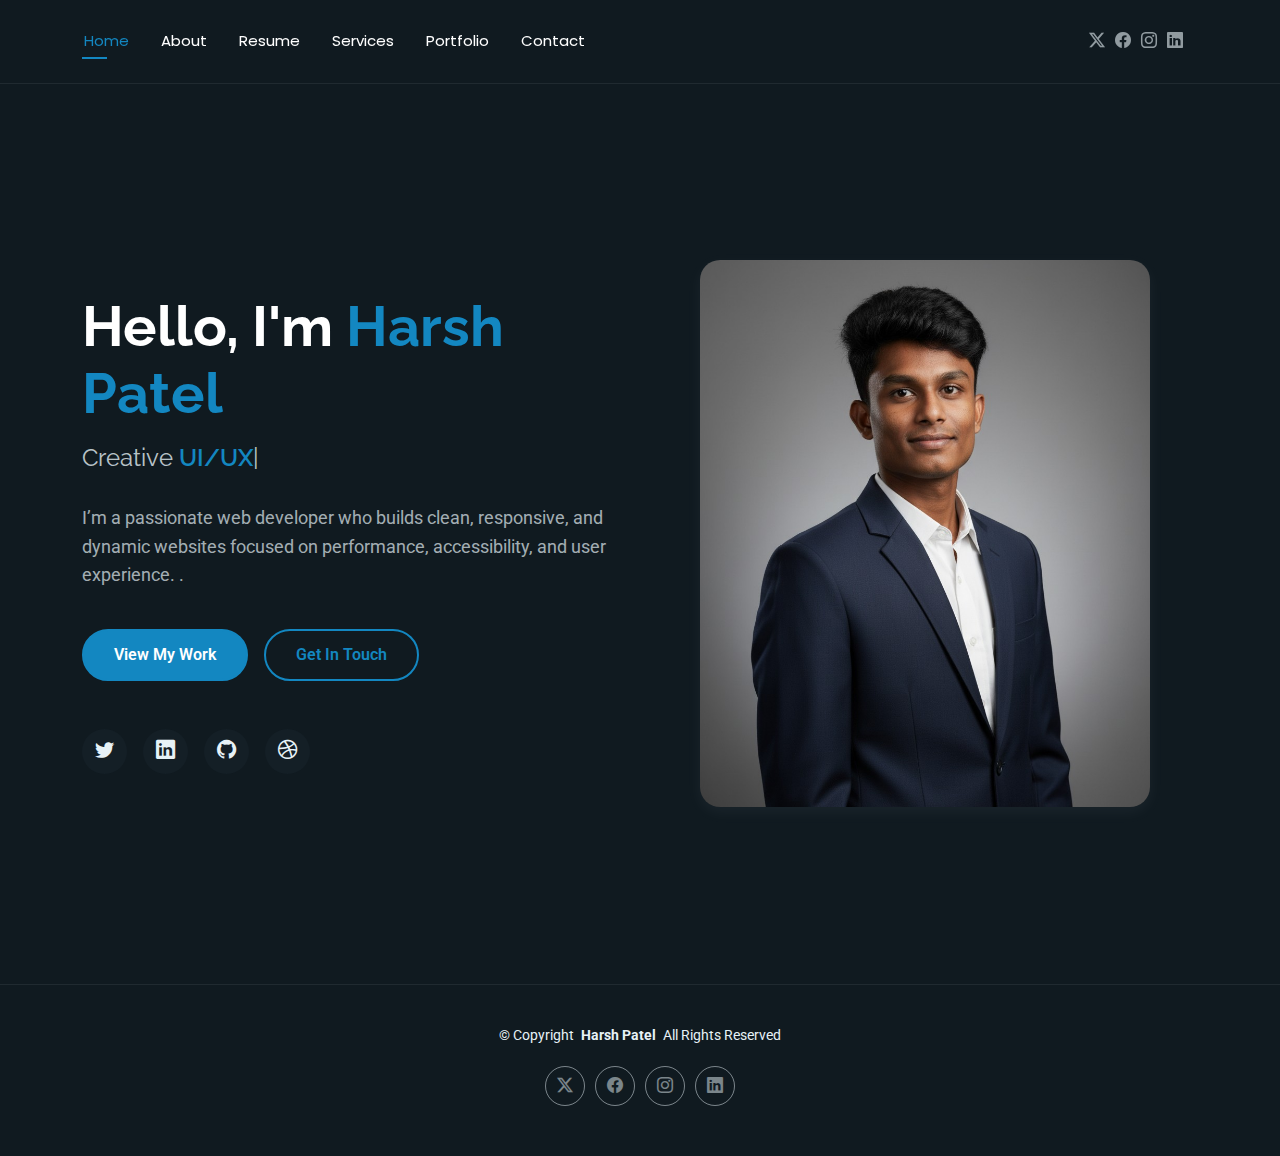
<file: index.html>
<!DOCTYPE html>
<html lang="en">

<head>
  <meta charset="utf-8">
  <meta content="width=device-width, initial-scale=1.0" name="viewport">
  <title>Index - FolioOne Bootstrap Template</title>
  <meta name="description" content="">
  <meta name="keywords" content="">

  <!-- Favicons -->
  <link href="assets/img/favicon.png" rel="icon">
  <link href="assets/img/apple-touch-icon.png" rel="apple-touch-icon">

  <!-- Fonts -->
  <link href="https://fonts.googleapis.com" rel="preconnect">
  <link href="https://fonts.gstatic.com" rel="preconnect" crossorigin>
  <link href="https://fonts.googleapis.com/css2?family=Roboto:ital,wght@0,100;0,300;0,400;0,500;0,700;0,900;1,100;1,300;1,400;1,500;1,700;1,900&family=Poppins:ital,wght@0,100;0,200;0,300;0,400;0,500;0,600;0,700;0,800;0,900;1,100;1,200;1,300;1,400;1,500;1,600;1,700;1,800;1,900&family=Raleway:ital,wght@0,100;0,200;0,300;0,400;0,500;0,600;0,700;0,800;0,900;1,100;1,200;1,300;1,400;1,500;1,600;1,700;1,800;1,900&display=swap" rel="stylesheet">

  <!-- Vendor CSS Files -->
  <link href="assets/vendor/bootstrap/css/bootstrap.min.css" rel="stylesheet">
  <link href="assets/vendor/bootstrap-icons/bootstrap-icons.css" rel="stylesheet">
  <link href="assets/vendor/aos/aos.css" rel="stylesheet">
  <link href="assets/vendor/swiper/swiper-bundle.min.css" rel="stylesheet">
  <link href="assets/vendor/glightbox/css/glightbox.min.css" rel="stylesheet">

  <!-- Main CSS File -->
  <link href="assets/css/main.css" rel="stylesheet">

  <!-- =======================================================
  * Template Name: FolioOne
  * Template URL: https://bootstrapmade.com/folioone-bootstrap-portfolio-website-template/
  * Updated: Aug 23 2025 with Bootstrap v5.3.7
  * Author: BootstrapMade.com
  * License: https://bootstrapmade.com/license/
  ======================================================== -->
</head>

<body class="index-page">

  <header id="header" class="header d-flex align-items-center light-background sticky-top">
    <div class="container position-relative d-flex align-items-center justify-content-between">

      <!-- <a href="index.html" class="logo d-flex align-items-center me-auto me-xl-0">
      <img src="assets/img/logo.webp" alt="">
      <h1 class="sitename">FolioOne</h1> 
    </a> -->

      <nav id="navmenu" class="navmenu">
        <ul>
          <li><a href="index.html" class="active">Home</a></li>
          <li><a href="about.html">About</a></li>
          <li><a href="resume.html">Resume</a></li>
          <li><a href="services.html">Services</a></li>
          <li><a href="portfolio.html">Portfolio</a></li>
          
          <li><a href="contact.html">Contact</a></li>
        </ul>
        <i class="mobile-nav-toggle d-xl-none bi bi-list"></i>
      </nav>

      <div class="header-social-links">
        <a href="#" class="twitter"><i class="bi bi-twitter-x"></i></a>
        <a href="#" class="facebook"><i class="bi bi-facebook"></i></a>
        <a href="#" class="instagram"><i class="bi bi-instagram"></i></a>
        <a href="#" class="linkedin"><i class="bi bi-linkedin"></i></a>
      </div>

    </div>
  </header>

  <main class="main">

    <!-- Hero Section -->
    <section id="hero" class="hero section">

      <div class="container" data-aos="fade-up" data-aos-delay="100">

        <div class="row gy-4 align-items-center">
          <div class="col-lg-6 order-2 order-lg-1">
            <div class="hero-content">
              <h1 data-aos="fade-up" data-aos-delay="200">Hello, I'm <span class="highlight">Harsh Patel</span></h1>
              <h2 data-aos="fade-up" data-aos-delay="300">Creative <span class="typed" data-typed-items="UI/UX Designer, Web Developer, Digital Artist, Digital Marketing"></span></h2>
              <p data-aos="fade-up" data-aos-delay="400">I’m a passionate web developer who builds clean, responsive, and dynamic websites focused on performance, accessibility, and user experience.
.</p>
              <div class="hero-actions" data-aos="fade-up" data-aos-delay="500">
                <a href="portfolio.html" class="btn btn-primary">View My Work</a>
                <a href="contact.html" class="btn btn-outline">Get In Touch</a>
              </div>
              <div class="social-links" data-aos="fade-up" data-aos-delay="600">
                <a href="#"><i class="bi bi-twitter"></i></a>
                <a href="#"><i class="bi bi-linkedin"></i></a>
                <a href="#"><i class="bi bi-github"></i></a>
                <a href="#"><i class="bi bi-dribbble"></i></a>
              </div>
            </div>
          </div>
          <div class="col-lg-6 order-1 order-lg-2">
            <div class="hero-image" data-aos="zoom-in" data-aos-delay="300">
              <div class="image-wrapper">
                <img src="assets/img/profile/harshp.jpg" alt="Sarah Mitchell" class="img-fluid">
                
              </div>
            </div>
          </div>
        </div>

      </div>

    </section><!-- /Hero Section -->

  </main>

  <footer id="footer" class="footer">

    <div class="container">
      <div class="copyright text-center ">
        <p>© <span>Copyright</span> <strong class="px-1 sitename">Harsh Patel</strong> <span>All Rights Reserved<br></span></p>
      </div>
      <div class="social-links d-flex justify-content-center">
        <a href=""><i class="bi bi-twitter-x"></i></a>
        <a href=""><i class="bi bi-facebook"></i></a>
        <a href=""><i class="bi bi-instagram"></i></a>
        <a href=""><i class="bi bi-linkedin"></i></a>
      </div>
      <div class="credits">
        <!-- All the links in the footer should remain intact. -->
        <!-- You can delete the links only if you've purchased the pro version. -->
        <!-- Licensing information: https://bootstrapmade.com/license/ -->
        <!-- Purchase the pro version with working PHP/AJAX contact form: [buy-url] -->
       
      </div>
    </div>

  </footer>

  <!-- Scroll Top -->
  <a href="#" id="scroll-top" class="scroll-top d-flex align-items-center justify-content-center"><i class="bi bi-arrow-up-short"></i></a>

  <!-- Preloader -->
  <div id="preloader"></div>

  <!-- Vendor JS Files -->
  <script src="assets/vendor/bootstrap/js/bootstrap.bundle.min.js"></script>
  <script src="assets/vendor/php-email-form/validate.js"></script>
  <script src="assets/vendor/aos/aos.js"></script>
  <script src="assets/vendor/typed.js/typed.umd.js"></script>
  <script src="assets/vendor/waypoints/noframework.waypoints.js"></script>
  <script src="assets/vendor/purecounter/purecounter_vanilla.js"></script>
  <script src="assets/vendor/swiper/swiper-bundle.min.js"></script>
  <script src="assets/vendor/imagesloaded/imagesloaded.pkgd.min.js"></script>
  <script src="assets/vendor/isotope-layout/isotope.pkgd.min.js"></script>
  <script src="assets/vendor/glightbox/js/glightbox.min.js"></script>

  <!-- Main JS File -->
  <script src="assets/js/main.js"></script>

</body>

</html>
</file>
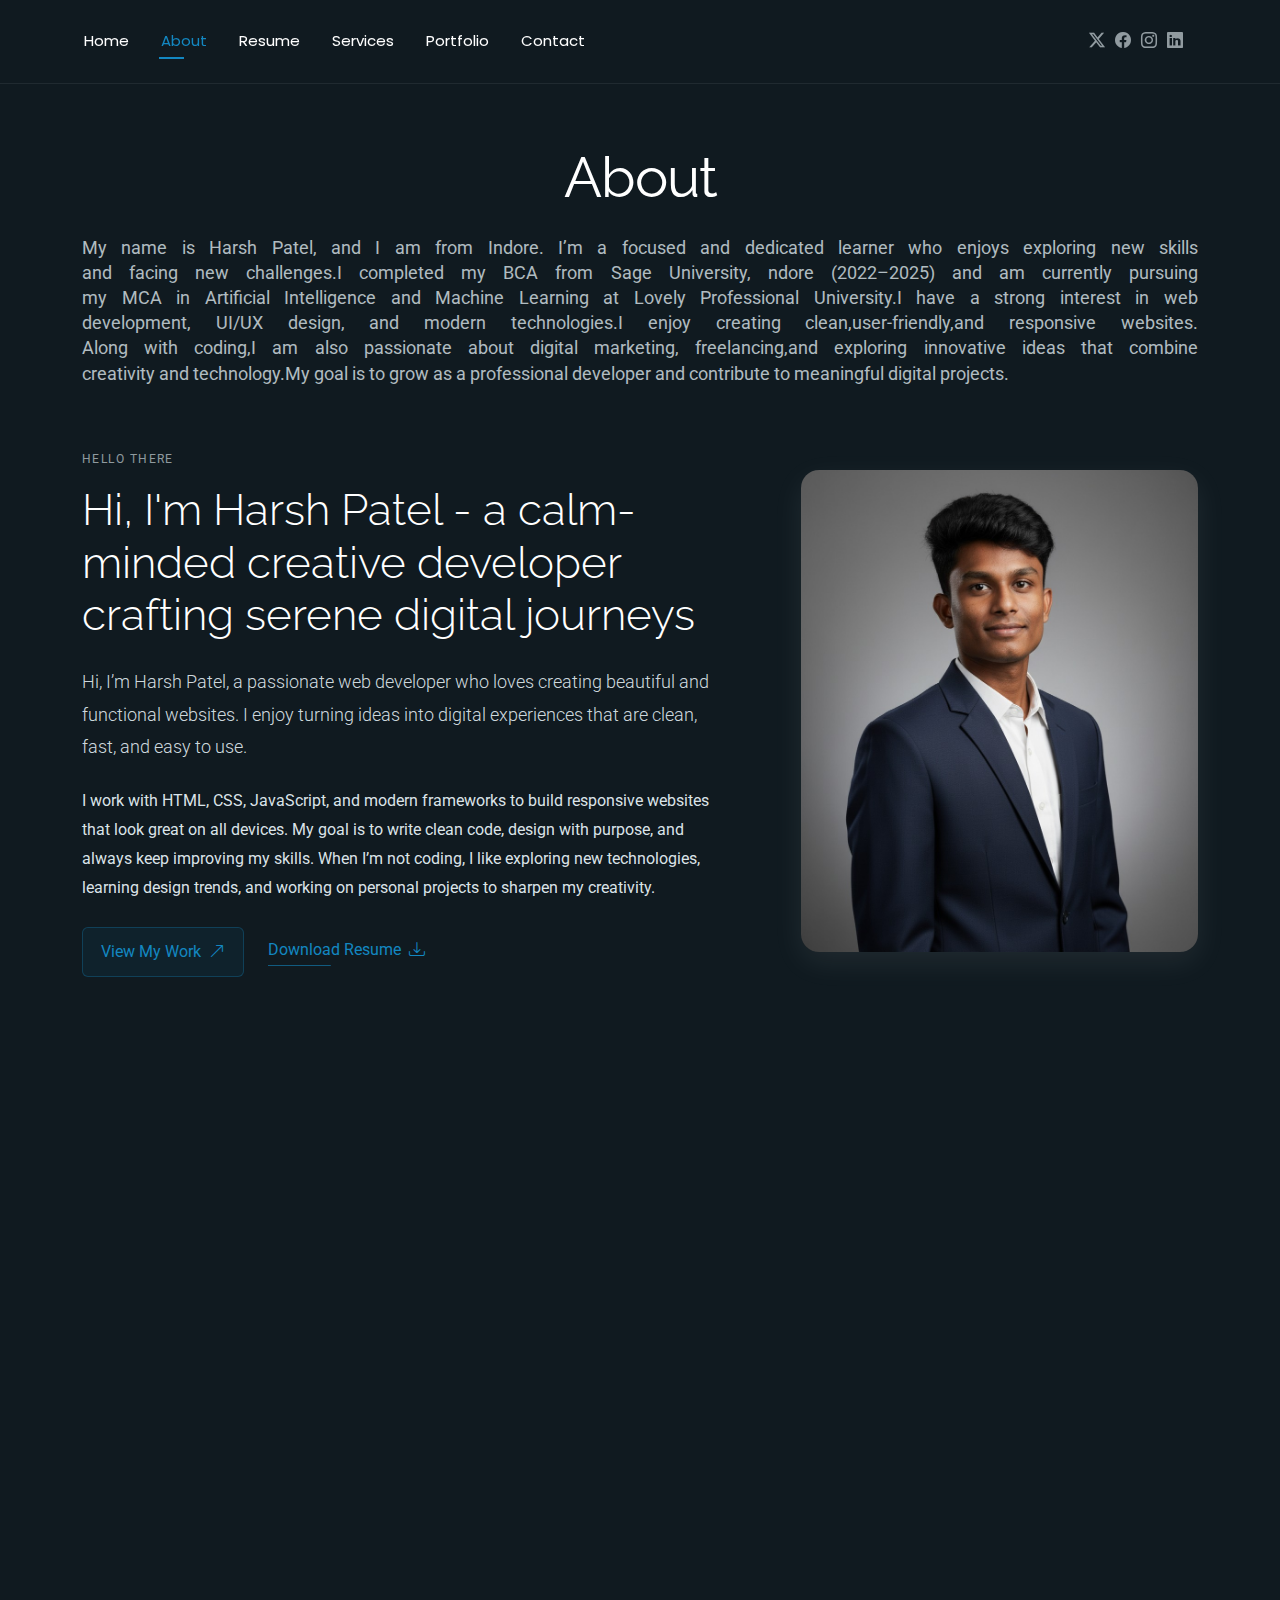
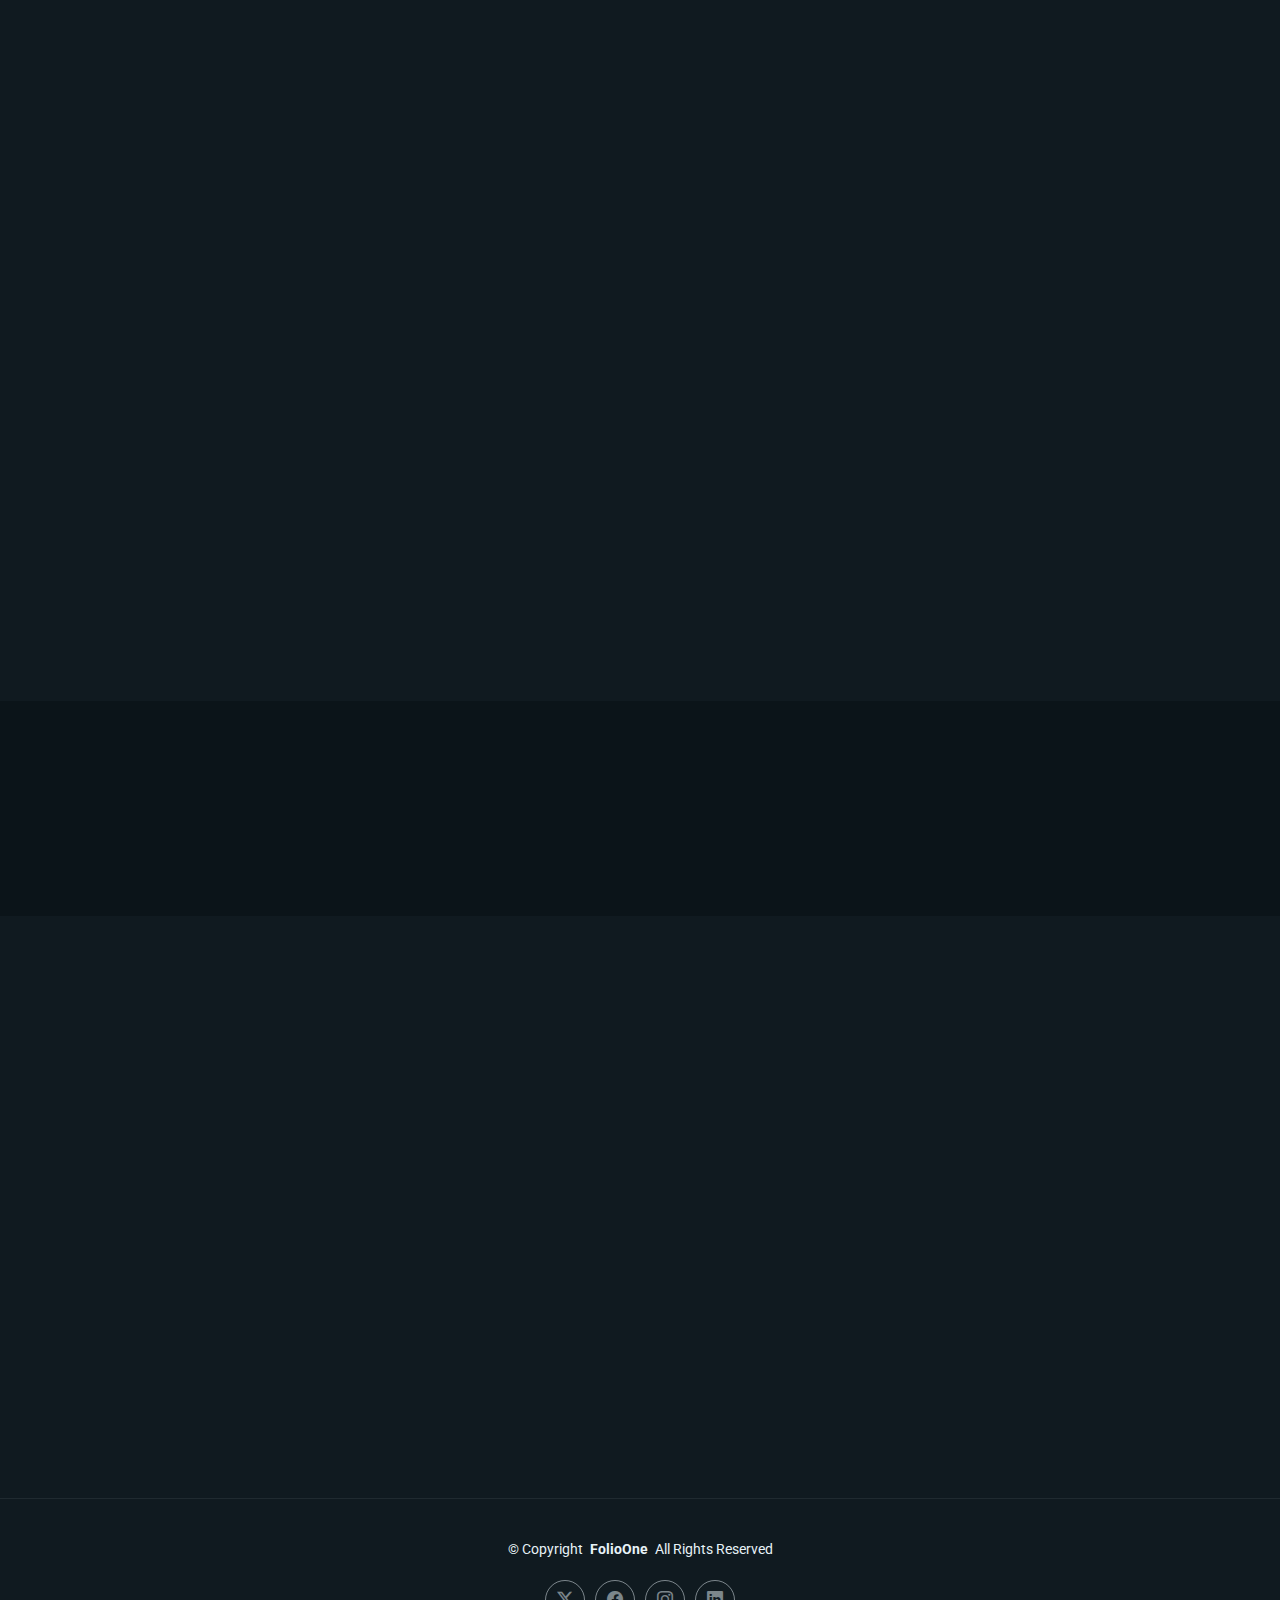
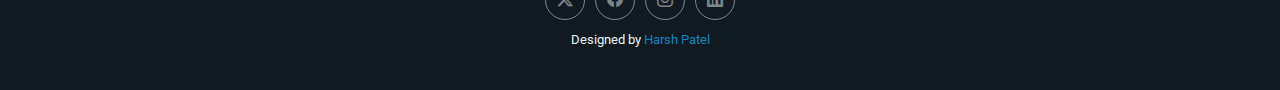
<file: about.html>
<!DOCTYPE html>
<html lang="en">

<head>
  <meta charset="utf-8">
  <meta content="width=device-width, initial-scale=1.0" name="viewport">
  <title>About - FolioOne Bootstrap Template</title>
  <meta name="description" content="">
  <meta name="keywords" content="">

  <!-- Favicons -->
  <link href="assets/img/favicon.png" rel="icon">
  <link href="assets/img/apple-touch-icon.png" rel="apple-touch-icon">

  <!-- Fonts -->
  <link href="https://fonts.googleapis.com" rel="preconnect">
  <link href="https://fonts.gstatic.com" rel="preconnect" crossorigin>
  <link href="https://fonts.googleapis.com/css2?family=Roboto:ital,wght@0,100;0,300;0,400;0,500;0,700;0,900;1,100;1,300;1,400;1,500;1,700;1,900&family=Poppins:ital,wght@0,100;0,200;0,300;0,400;0,500;0,600;0,700;0,800;0,900;1,100;1,200;1,300;1,400;1,500;1,600;1,700;1,800;1,900&family=Raleway:ital,wght@0,100;0,200;0,300;0,400;0,500;0,600;0,700;0,800;0,900;1,100;1,200;1,300;1,400;1,500;1,600;1,700;1,800;1,900&display=swap" rel="stylesheet">

  <!-- Vendor CSS Files -->
  <link href="assets/vendor/bootstrap/css/bootstrap.min.css" rel="stylesheet">
  <link href="assets/vendor/bootstrap-icons/bootstrap-icons.css" rel="stylesheet">
  <link href="assets/vendor/aos/aos.css" rel="stylesheet">
  <link href="assets/vendor/swiper/swiper-bundle.min.css" rel="stylesheet">
  <link href="assets/vendor/glightbox/css/glightbox.min.css" rel="stylesheet">

  <!-- Main CSS File -->
  <link href="assets/css/main.css" rel="stylesheet">

  <!-- =======================================================
  * Template Name: FolioOne
  * Template URL: https://bootstrapmade.com/folioone-bootstrap-portfolio-website-template/
  * Updated: Aug 23 2025 with Bootstrap v5.3.7
  * Author: BootstrapMade.com
  * License: https://bootstrapmade.com/license/
  ======================================================== -->
</head>

<body class="about-page">

  <header id="header" class="header d-flex align-items-center light-background sticky-top">
    <div class="container position-relative d-flex align-items-center justify-content-between">

      <!-- <a href="index.html" class="logo d-flex align-items-center me-auto me-xl-0">
      <img src="assets/img/logo.webp" alt="">
      <h1 class="sitename">FolioOne</h1> 
    </a> -->

      <nav id="navmenu" class="navmenu">
        <ul>
          <li><a href="index.html">Home</a></li>
          <li><a href="about.html" class="active">About</a></li>
          <li><a href="resume.html">Resume</a></li>
          <li><a href="services.html">Services</a></li>
          <li><a href="portfolio.html">Portfolio</a></li>
          
          <li><a href="contact.html">Contact</a></li>
        </ul>
        <i class="mobile-nav-toggle d-xl-none bi bi-list"></i>
      </nav>

      <div class="header-social-links">
        <a href="#" class="twitter"><i class="bi bi-twitter-x"></i></a>
        <a href="#" class="facebook"><i class="bi bi-facebook"></i></a>
        <a href="#" class="instagram"><i class="bi bi-instagram"></i></a>
        <a href="#" class="linkedin"><i class="bi bi-linkedin"></i></a>
      </div>

    </div>
  </header>

  <main class="main">

    <!-- About Section -->
    <section id="about" class="about section">

      <!-- Section Title -->
      <div class="container section-title" data-aos="fade-up">
        <h2>About</h2>
        <p id="about">
         My name is Harsh Patel, and I am from Indore. I’m a focused and dedicated learner who enjoys exploring new skills and facing new challenges.I completed my BCA from Sage University, ndore (2022–2025) and am currently pursuing my MCA in Artificial Intelligence and Machine Learning at Lovely Professional University.I have a strong interest in web development, UI/UX design, and modern technologies.I enjoy creating clean,user-friendly,and responsive websites. Along with coding,I am also passionate about digital marketing, freelancing,and exploring innovative ideas that combine creativity and technology.My goal is to grow as a professional developer and contribute to meaningful digital projects.
        </p>
      </div><!-- End Section Title -->

      <div class="container" data-aos="fade-up" data-aos-delay="100">

        <!-- Intro + Photo -->
        <div class="row align-items-center justify-content-between gy-5 mb-5">
          <div class="col-lg-7" data-aos="fade-right" data-aos-delay="150">
            <div class="intro-content">
              <span class="eyebrow">Hello there</span>
              <h2 class="headline">Hi, I'm Harsh Patel - a calm-minded creative developer crafting serene digital journeys</h2>
              <p class="lead">
               Hi, I’m Harsh Patel, a passionate web developer who loves creating beautiful and functional websites. I enjoy turning ideas into digital experiences that are clean, fast, and easy to use.
              </p>
              <p>
                I work with HTML, CSS, JavaScript, and modern frameworks to build responsive websites that look great on all devices. My goal is to write clean code, design with purpose, and always keep improving my skills.

When I’m not coding, I like exploring new technologies, learning design trends, and working on personal projects to sharpen my creativity.
              </p>

              <div class="cta-group">
                <a href="#portfolio" class="btn-ghost">
                  View My Work <i class="bi bi-arrow-up-right"></i>
                </a>
                <a href="new port.pdf" target="_blank" class="link-underline">
                  Download Resume <i class="bi bi-download"></i>
                </a>
              </div>
            </div>
          </div>

          <div class="col-lg-5" data-aos="zoom-in" data-aos-delay="250">
            <figure class="profile-figure text-center text-lg-end">
              <img src="assets/img/profile/harshp.jpg" alt="Portrait of Alex" class="img-fluid profile-photo">
            </figure>
          </div>
        </div>
        <!-- End Intro + Photo -->

        <!-- Skills Grid -->
        <div class="mb-5">
          <div class="row g-4">
            <div class="col-6 col-md-4 col-lg-3" data-aos="fade-up" data-aos-delay="120">
              <div class="skill-item">
                <i class="bi bi-layout-text-window"></i>
                <h3>UI/UX</h3>
                <p>Designing smooth user experiences</p>
              </div>
            </div>
            <div class="col-6 col-md-4 col-lg-3" data-aos="fade-up" data-aos-delay="180">
              <div class="skill-item">
                <i class="bi bi-code-slash"></i>
                <h3>HTML</h3>
                <p>I use HTML to create the basic structure and layout of websites.</p>
              </div>
            </div>
            <div class="col-6 col-md-4 col-lg-3" data-aos="fade-up" data-aos-delay="240">
              <div class="skill-item">
                <i class="bi bi-phone"></i>
                <h3>CSS</h3>
                <p>I use CSS to give websites a clean, modern, and professional appearance.</p>
              </div>
            </div>
            <div class="col-6 col-md-4 col-lg-3" data-aos="fade-up" data-aos-delay="300">
              <div class="skill-item">
                <i class="bi bi-python"></i>
                <h3>Python</h3>
                <p>I use Python to build back-end logic, automate tasks, and work with data.</p>
              </div>
            </div>
          </div>
        </div>
        <!-- End Skills Grid -->

        <!-- Journey Timeline -->
        <div class="mb-5">
          <div class="row g-4">
            <div class="col-md-6 col-lg-3" data-aos="fade-up" data-aos-delay="120">
              <article class="timeline-item">
                <span class="dot"></span>
                <time>2023</time>
                <h4>B.C.A in Web</h4>
                <p>Pursuing BCA with a focus on web development and modern technologies.</p>
              </article>
            </div>
            <div class="col-md-6 col-lg-3" data-aos="fade-up" data-aos-delay="180">
              <article class="timeline-item">
                <span class="dot"></span>
                <time>2024</time>
                <h4>Freelance Start</h4>
                <p>Started my journey as a freelance web developer, building custom websites for clients.</p>
              </article>
            </div>
            <div class="col-md-6 col-lg-3" data-aos="fade-up" data-aos-delay="240">
              <article class="timeline-item">
                <span class="dot"></span>
                <time>2025</time>
                <h4>Digital Marketing</h4>
                <p>Digital marketing helps promote brands and businesses online using modern strategies.</p>
              </article>
            </div>
            <div class="col-md-6 col-lg-3" data-aos="fade-up" data-aos-delay="300">
              <article class="timeline-item">
                <span class="dot"></span>
                <time>2025</time>
                <h4>School Web Creating</h4>
                <p>Built a complete school website with sections for students, teachers, and announcements.</p>
              </article>
            </div>
          </div>
        </div>
        <!-- End Journey Timeline -->

        <!-- Quote -->
        <blockquote class="personal-quote text-center mb-5" data-aos="fade-down" data-aos-delay="200">
          <p>"Building clean and meaningful experiences through thoughtful code and quiet design."</p>
        </blockquote>
        <!-- End Quote -->

        <!-- Fun Facts -->
        <div class="row g-3 justify-content-center">
          <div class="col-6 col-md-3 col-lg-2" data-aos="zoom-in" data-aos-delay="120">
            <div class="fact-pill">
              <i class="bi bi-magic"></i>
              <span>Minimalism</span>
            </div>
          </div>
          <div class="col-6 col-md-3 col-lg-2" data-aos="zoom-in" data-aos-delay="160">
            <div class="fact-pill">
              <i class="bi bi-headphones"></i>
              <span>Lo-fi Beats</span>
            </div>
          </div>
          <div class="col-6 col-md-3 col-lg-2" data-aos="zoom-in" data-aos-delay="200">
            <div class="fact-pill">
              <i class="bi bi-geo-alt"></i>
              <span>City Walks</span>
            </div>
          </div>
          <div class="col-6 col-md-3 col-lg-2" data-aos="zoom-in" data-aos-delay="240">
            <div class="fact-pill">
              <i class="bi bi-brush"></i>
              <span>Sketching</span>
            </div>
          </div>
        </div>
        <!-- End Fun Facts -->

      </div>

    </section><!-- /About Section -->

    <!-- Skills Section -->
    <section id="skills" class="skills section">

      <!-- Section Title -->
      <div class="container section-title" data-aos="fade-up">
        <h2>Skills</h2>
        <p>
There are different types of websites like business, portfolio, e-commerce, and school websites. All these are created using languages like HTML, CSS, JavaScript, and Python. I also focus on UI and UX design to make websites look good and easy to use, and I work on freelance projects to build creative and professional websites.
</p>
      </div><!-- End Section Title -->

      <div class="container" data-aos="fade-up" data-aos-delay="100">

        <div class="row g-4 skills-animation">

          <div class="col-md-6 col-lg-3" data-aos="fade-up" data-aos-delay="100">
            <div class="skill-box">
              <h3>HTML</h3>
              <p>HTML is the standard language for creating and structuring web pages.</p>
              <span class="text-end d-block">95%</span>
              <div class="progress">
                <div class="progress-bar" role="progressbar" aria-valuenow="95" aria-valuemin="0" aria-valuemax="100"></div>
              </div>
            </div>
          </div>

          <div class="col-md-6 col-lg-3" data-aos="fade-up" data-aos-delay="200">
            <div class="skill-box">
              <h3>CSS</h3>
              <p>Styles HTML structure to make websites look attractive and responsive.</p>
              <span class="text-end d-block">92%</span>
              <div class="progress">
                <div class="progress-bar" role="progressbar" aria-valuenow="92" aria-valuemin="0" aria-valuemax="100"></div>
              </div>
            </div>
          </div>

          <div class="col-md-6 col-lg-3" data-aos="fade-up" data-aos-delay="300">
            <div class="skill-box">
              <h3>JavaScript</h3>
              <p>JavaScript adds interactivity and dynamic features to websites.</p>
              <span class="text-end d-block">80%</span>
              <div class="progress">
                <div class="progress-bar" role="progressbar" aria-valuenow="80" aria-valuemin="0" aria-valuemax="100"></div>
              </div>
            </div>
          </div>

          <div class="col-md-6 col-lg-3" data-aos="fade-up" data-aos-delay="400">
            <div class="skill-box">
              <h3>Python</h3>
              <p>Python is a powerful and easy-to-learn programming language.</p>
              <span class="text-end d-block">55%</span>
              <div class="progress">
                <div class="progress-bar" role="progressbar" aria-valuenow="55" aria-valuemin="0" aria-valuemax="100">
                </div>
              </div>
            </div>
          </div>

        </div>

      </div>

    </section><!-- /Skills Section -->

    <!-- Stats Section -->
    <section id="stats" class="stats section dark-background">

      <div class="container" data-aos="fade-up" data-aos-delay="100">

        <div class="row align-items-center">
          <div class="col-lg-4" data-aos="fade-up" data-aos-delay="200">
            <div class="avatars d-flex align-items-center">
              <img src="assets/img/person/h1.png" alt="Avatar 1" class="rounded-circle" loading="lazy">
              <img src="assets/img/person/h9.JPG" alt="Avatar 2" class="rounded-circle" loading="lazy">
              <img src="assets/img/person/h3.jpg" alt="Avatar 3" class="rounded-circle" loading="lazy">
              <img src="assets/img/person/h5.jpeg" alt="Avatar 4" class="rounded-circle" loading="lazy">
            </div>
          </div>

          <div class="col-lg-8">
            <div class="row counters">
              <div class="col-md-4" data-aos="fade-up" data-aos-delay="300">
                <h2><span data-purecounter-start="0" data-purecounter-end="10" data-purecounter-duration="1" class="purecounter"></span>+</h2>
                <p>Built with passion</p>
              </div>

              <div class="col-md-4" data-aos="fade-up" data-aos-delay="400">
                <h2><span data-purecounter-start="0" data-purecounter-end="32" data-purecounter-duration="1" class="purecounter"></span>K</h2>
                <p>Lines of Code</p>
              </div>

              <div class="col-md-4" data-aos="fade-up" data-aos-delay="500">
                <h2><span data-purecounter-start="0" data-purecounter-end="12" data-purecounter-duration="1" class="purecounter"></span>+</h2>
                <p>Happy Clients</p>
              </div>
            </div>
          </div>
        </div>
      </div>

    </section><!-- /Stats Section -->

    <!-- Testimonials Section -->
    <section id="testimonials" class="testimonials section">

      <!-- Section Title -->
      <div class="container section-title" data-aos="fade-up">
        <h2>Testimonials</h2>
        <p>Feedback from clients provides insights into their experience, guiding us to enhance our services and products.</p>
      </div><!-- End Section Title -->

      <div class="container" data-aos="fade-up" data-aos-delay="100">

        <div class="swiper init-swiper">
          <script type="application/json" class="swiper-config">
            {
              "loop": true,
              "speed": 600,
              "autoplay": {
                "delay": 5000
              },
              "slidesPerView": "auto",
              "pagination": {
                "el": ".swiper-pagination",
                "type": "bullets",
                "clickable": true
              }
            }
          </script>
          <div class="swiper-wrapper">

            <div class="swiper-slide">
              <div class="testimonial-item">
                <div class="row gy-4 justify-content-center">
                  <div class="col-lg-6">
                    <div class="testimonial-content">
                      <p>
                        <i class="bi bi-quote quote-icon-left"></i>
                        <span>Proin iaculis purus consequat sem cure digni ssim donec porttitora entum suscipit rhoncus. Accusantium quam, ultricies eget id, aliquam eget nibh et. Maecen aliquam, risus at semper.</span>
                        <i class="bi bi-quote quote-icon-right"></i>
                      </p>
                      <h3>Saul Goodman</h3>
                      <h4>Ceo &amp; Founder</h4>
                      <div class="stars">
                        <i class="bi bi-star-fill"></i><i class="bi bi-star-fill"></i><i class="bi bi-star-fill"></i><i class="bi bi-star-fill"></i><i class="bi bi-star-fill"></i>
                      </div>
                    </div>
                  </div>
                  <div class="col-lg-2 text-center">
                    <img src="assets/img/person/h11.png" class="img-fluid testimonial-img" alt="">
                  </div>
                </div>
              </div>
            </div><!-- End testimonial item -->

            <div class="swiper-slide">
              <div class="testimonial-item">
                <div class="row gy-4 justify-content-center">
                  <div class="col-lg-6">
                    <div class="testimonial-content">
                      <p>
                        <i class="bi bi-quote quote-icon-left"></i>
                        <span>Export tempor illum tamen malis malis eram quae irure esse labore quem cillum quid cillum eram malis quorum velit fore eram velit sunt aliqua noster fugiat irure amet legam anim culpa.</span>
                        <i class="bi bi-quote quote-icon-right"></i>
                      </p>
                      <h3>Sara Wilsson</h3>
                      <h4>Designer</h4>
                      <div class="stars">
                        <i class="bi bi-star-fill"></i><i class="bi bi-star-fill"></i><i class="bi bi-star-fill"></i><i class="bi bi-star-fill"></i><i class="bi bi-star-fill"></i>
                      </div>
                    </div>
                  </div>
                  <div class="col-lg-2 text-center">
                    <img src="assets/img/person/h3.jpg" class="img-fluid testimonial-img" alt="">
                  </div>
                </div>
              </div>
            </div><!-- End testimonial item -->

            <div class="swiper-slide">
              <div class="testimonial-item">
                <div class="row gy-4 justify-content-center">
                  <div class="col-lg-6">
                    <div class="testimonial-content">
                      <p>
                        <i class="bi bi-quote quote-icon-left"></i>
                        <span>Enim nisi quem export duis labore cillum quae magna enim sint quorum nulla quem veniam duis minim tempor labore quem eram duis noster aute amet eram fore quis sint minim.</span>
                        <i class="bi bi-quote quote-icon-right"></i>
                      </p>
                      <h3>Jena Karlis</h3>
                      <h4>Store Owner</h4>
                      <div class="stars">
                        <i class="bi bi-star-fill"></i><i class="bi bi-star-fill"></i><i class="bi bi-star-fill"></i><i class="bi bi-star-fill"></i><i class="bi bi-star-fill"></i>
                      </div>
                    </div>
                  </div>
                  <div class="col-lg-2 text-center">
                    <img src="assets/img/person/h6.jpeg" class="img-fluid testimonial-img" alt="">
                  </div>
                </div>
              </div>
            </div><!-- End testimonial item -->

            <div class="swiper-slide">
              <div class="testimonial-item">
                <div class="row gy-4 justify-content-center">
                  <div class="col-lg-6">
                    <div class="testimonial-content">
                      <p>
                        <i class="bi bi-quote quote-icon-left"></i>
                        <span>Fugiat enim eram quae cillum dolore dolor amet nulla culpa multos export minim fugiat minim velit minim dolor enim duis veniam ipsum anim magna sunt elit fore quem dolore labore illum veniam.</span>
                        <i class="bi bi-quote quote-icon-right"></i>
                      </p>
                      <h3>John Larson</h3>
                      <h4>Entrepreneur</h4>
                      <div class="stars">
                        <i class="bi bi-star-fill"></i><i class="bi bi-star-fill"></i><i class="bi bi-star-fill"></i><i class="bi bi-star-fill"></i><i class="bi bi-star-fill"></i>
                      </div>
                    </div>
                  </div>
                  <div class="col-lg-2 text-center">
                    <img src="assets/img/person/h9.JPG" class="img-fluid testimonial-img" alt="">
                  </div>
                </div>
              </div>
            </div><!-- End testimonial item -->

          </div>
          <div class="swiper-pagination"></div>
        </div>

      </div>

    </section><!-- /Testimonials Section -->

  </main>

  <footer id="footer" class="footer">

    <div class="container">
      <div class="copyright text-center ">
        <p>© <span>Copyright</span> <strong class="px-1 sitename">FolioOne</strong> <span>All Rights Reserved<br></span></p>
      </div>
      <div class="social-links d-flex justify-content-center">
        <a href=""><i class="bi bi-twitter-x"></i></a>
        <a href=""><i class="bi bi-facebook"></i></a>
        <a href=""><i class="bi bi-instagram"></i></a>
        <a href=""><i class="bi bi-linkedin"></i></a>
      </div>
      <div class="credits">
        <!-- All the links in the footer should remain intact. -->
        <!-- You can delete the links only if you've purchased the pro version. -->
        <!-- Licensing information: https://bootstrapmade.com/license/ -->
        <!-- Purchase the pro version with working PHP/AJAX contact form: [buy-url] -->
        Designed by <a href="https://bootstrapmade.com/">Harsh Patel</a>
      </div>
    </div>

  </footer>

  <!-- Scroll Top -->
  <a href="#" id="scroll-top" class="scroll-top d-flex align-items-center justify-content-center"><i class="bi bi-arrow-up-short"></i></a>

  <!-- Preloader -->
  <div id="preloader"></div>

  <!-- Vendor JS Files -->
  <script src="assets/vendor/bootstrap/js/bootstrap.bundle.min.js"></script>
  <script src="assets/vendor/php-email-form/validate.js"></script>
  <script src="assets/vendor/aos/aos.js"></script>
  <script src="assets/vendor/typed.js/typed.umd.js"></script>
  <script src="assets/vendor/waypoints/noframework.waypoints.js"></script>
  <script src="assets/vendor/purecounter/purecounter_vanilla.js"></script>
  <script src="assets/vendor/swiper/swiper-bundle.min.js"></script>
  <script src="assets/vendor/imagesloaded/imagesloaded.pkgd.min.js"></script>
  <script src="assets/vendor/isotope-layout/isotope.pkgd.min.js"></script>
  <script src="assets/vendor/glightbox/js/glightbox.min.js"></script>

  <!-- Main JS File -->
  <script src="assets/js/main.js"></script>

</body>

</html>
</file>
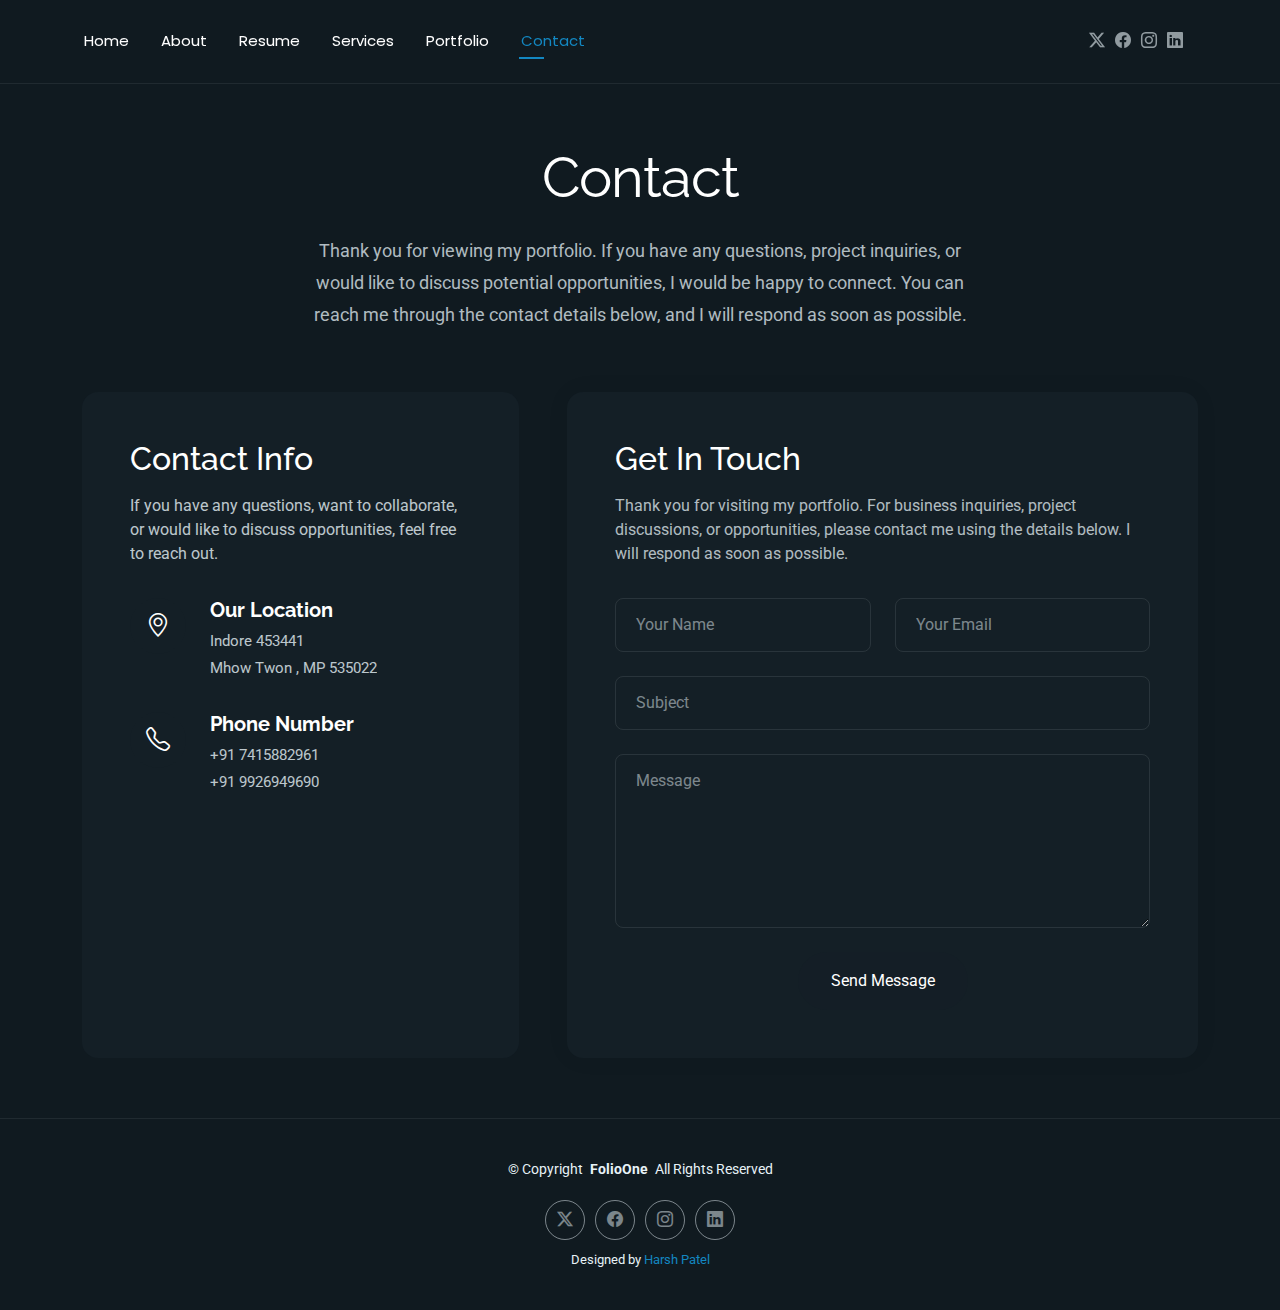
<file: contact.html>
<!DOCTYPE html>
<html lang="en">

<head>
  <meta charset="utf-8">
  <meta content="width=device-width, initial-scale=1.0" name="viewport">
  <title>Contact - FolioOne Bootstrap Template</title>
  <meta name="description" content="">
  <meta name="keywords" content="">

  <!-- Favicons -->
  <link href="assets/img/favicon.png" rel="icon">
  <link href="assets/img/apple-touch-icon.png" rel="apple-touch-icon">

  <!-- Fonts -->
  <link href="https://fonts.googleapis.com" rel="preconnect">
  <link href="https://fonts.gstatic.com" rel="preconnect" crossorigin>
  <link href="https://fonts.googleapis.com/css2?family=Roboto:ital,wght@0,100;0,300;0,400;0,500;0,700;0,900;1,100;1,300;1,400;1,500;1,700;1,900&family=Poppins:ital,wght@0,100;0,200;0,300;0,400;0,500;0,600;0,700;0,800;0,900;1,100;1,200;1,300;1,400;1,500;1,600;1,700;1,800;1,900&family=Raleway:ital,wght@0,100;0,200;0,300;0,400;0,500;0,600;0,700;0,800;0,900;1,100;1,200;1,300;1,400;1,500;1,600;1,700;1,800;1,900&display=swap" rel="stylesheet">

  <!-- Vendor CSS Files -->
  <link href="assets/vendor/bootstrap/css/bootstrap.min.css" rel="stylesheet">
  <link href="assets/vendor/bootstrap-icons/bootstrap-icons.css" rel="stylesheet">
  <link href="assets/vendor/aos/aos.css" rel="stylesheet">
  <link href="assets/vendor/swiper/swiper-bundle.min.css" rel="stylesheet">
  <link href="assets/vendor/glightbox/css/glightbox.min.css" rel="stylesheet">

  <!-- Main CSS File -->
  <link href="assets/css/main.css" rel="stylesheet">

  <!-- =======================================================
  * Template Name: FolioOne
  * Template URL: https://bootstrapmade.com/folioone-bootstrap-portfolio-website-template/
  * Updated: Aug 23 2025 with Bootstrap v5.3.7
  * Author: BootstrapMade.com
  * License: https://bootstrapmade.com/license/
  ======================================================== -->
</head>

<body class="contact-page">

  <header id="header" class="header d-flex align-items-center light-background sticky-top">
    <div class="container position-relative d-flex align-items-center justify-content-between">

      <!-- <a href="index.html" class="logo d-flex align-items-center me-auto me-xl-0">
      <img src="assets/img/logo.webp" alt="">
      <h1 class="sitename">FolioOne</h1> 
    </a> -->

      <nav id="navmenu" class="navmenu">
        <ul>
          <li><a href="index.html">Home</a></li>
          <li><a href="about.html">About</a></li>
          <li><a href="resume.html">Resume</a></li>
          <li><a href="services.html">Services</a></li>
          <li><a href="portfolio.html">Portfolio</a></li>
          
          <li><a href="contact.html" class="active">Contact</a></li>
        </ul>
        <i class="mobile-nav-toggle d-xl-none bi bi-list"></i>
      </nav>

      <div class="header-social-links">
        <a href="#" class="twitter"><i class="bi bi-twitter-x"></i></a>
        <a href="#" class="facebook"><i class="bi bi-facebook"></i></a>
        <a href="#" class="instagram"><i class="bi bi-instagram"></i></a>
        <a href="#" class="linkedin"><i class="bi bi-linkedin"></i></a>
      </div>

    </div>
  </header>

  <main class="main">

    <!-- Contact Section -->
    <section id="contact" class="contact section">

      <!-- Section Title -->
      <div class="container section-title" data-aos="fade-up">
        <h2>Contact</h2>
        <p>Thank you for viewing my portfolio. If you have any questions, project inquiries, or would like to discuss potential opportunities, I would be happy to connect.
You can reach me through the contact details below, and I will respond as soon as possible.</p>
      </div><!-- End Section Title -->

      <div class="container" data-aos="fade-up" data-aos-delay="100">

        <div class="row g-4 g-lg-5">
          <div class="col-lg-5">
            <div class="info-box" data-aos="fade-up" data-aos-delay="200">
              <h3>Contact Info</h3>
              <p>If you have any questions, want to collaborate, or would like to discuss opportunities, feel free to reach out.</p>

              <div class="info-item" data-aos="fade-up" data-aos-delay="300">
                <div class="icon-box">
                  <i class="bi bi-geo-alt"></i>
                </div>
                <div class="content">
                  <h4>Our Location</h4>
                  <p>Indore 453441</p>
                  <p>Mhow Twon , MP 535022</p>
                </div>
              </div>

              <div class="info-item" data-aos="fade-up" data-aos-delay="400">
                <div class="icon-box">
                  <i class="bi bi-telephone"></i>
                </div>
                <div class="content">
                  <h4>Phone Number</h4>
                  <p>+91 7415882961</p>
                  <p>+91 9926949690</p>
                </div>
              </div>

              <div class="info-item" data-aos="fade-up" data-aos-delay="500">
                <div class="icon-box">
                  <i class="bi bi-envelope"></i>
                </div>
                <div class="content">
                  <h4>Email Address</h4>
                  <p>harshpatel453441@gamil.com</p>
                  <p>7415882961</p>
                </div>
              </div>
            </div>
          </div>

          <div class="col-lg-7">
            <div class="contact-form" data-aos="fade-up" data-aos-delay="300">
              <h3>Get In Touch</h3>
              <p>Thank you for visiting my portfolio.
For business inquiries, project discussions, or opportunities, please contact me using the details below. I will respond as soon as possible.</p>

              <form action="forms/contact.php" method="post" class="php-email-form" data-aos="fade-up" data-aos-delay="200">
                <div class="row gy-4">

                  <div class="col-md-6">
                    <input type="text" name="name" class="form-control" placeholder="Your Name" required="">
                  </div>

                  <div class="col-md-6 ">
                    <input type="email" class="form-control" name="email" placeholder="Your Email" required="">
                  </div>

                  <div class="col-12">
                    <input type="text" class="form-control" name="subject" placeholder="Subject" required="">
                  </div>

                  <div class="col-12">
                    <textarea class="form-control" name="message" rows="6" placeholder="Message" required=""></textarea>
                  </div>

                  <div class="col-12 text-center">
                    <div class="loading">Loading</div>
                    <div class="error-message"></div>
                    <div class="sent-message">Your message has been sent. Thank you!</div>

                    <button type="submit" class="btn">Send Message</button>
                  </div>

                </div>
              </form>

            </div>
          </div>

        </div>

      </div>

    </section><!-- /Contact Section -->

  </main>

  <footer id="footer" class="footer">

    <div class="container">
      <div class="copyright text-center ">
        <p>© <span>Copyright</span> <strong class="px-1 sitename">FolioOne</strong> <span>All Rights Reserved<br></span></p>
      </div>
      <div class="social-links d-flex justify-content-center">
        <a href=""><i class="bi bi-twitter-x"></i></a>
        <a href=""><i class="bi bi-facebook"></i></a>
        <a href=""><i class="bi bi-instagram"></i></a>
        <a href=""><i class="bi bi-linkedin"></i></a>
      </div>
      <div class="credits">
        <!-- All the links in the footer should remain intact. -->
        <!-- You can delete the links only if you've purchased the pro version. -->
        <!-- Licensing information: https://bootstrapmade.com/license/ -->
        <!-- Purchase the pro version with working PHP/AJAX contact form: [buy-url] -->
        Designed by <a href="https://bootstrapmade.com/">Harsh Patel</a>
      </div>
    </div>

  </footer>

  <!-- Scroll Top -->
  <a href="#" id="scroll-top" class="scroll-top d-flex align-items-center justify-content-center"><i class="bi bi-arrow-up-short"></i></a>

  <!-- Preloader -->
  <div id="preloader"></div>

  <!-- Vendor JS Files -->
  <script src="assets/vendor/bootstrap/js/bootstrap.bundle.min.js"></script>
  <script src="assets/vendor/php-email-form/validate.js"></script>
  <script src="assets/vendor/aos/aos.js"></script>
  <script src="assets/vendor/typed.js/typed.umd.js"></script>
  <script src="assets/vendor/waypoints/noframework.waypoints.js"></script>
  <script src="assets/vendor/purecounter/purecounter_vanilla.js"></script>
  <script src="assets/vendor/swiper/swiper-bundle.min.js"></script>
  <script src="assets/vendor/imagesloaded/imagesloaded.pkgd.min.js"></script>
  <script src="assets/vendor/isotope-layout/isotope.pkgd.min.js"></script>
  <script src="assets/vendor/glightbox/js/glightbox.min.js"></script>

  <!-- Main JS File -->
  <script src="assets/js/main.js"></script>

</body>

</html>
</file>
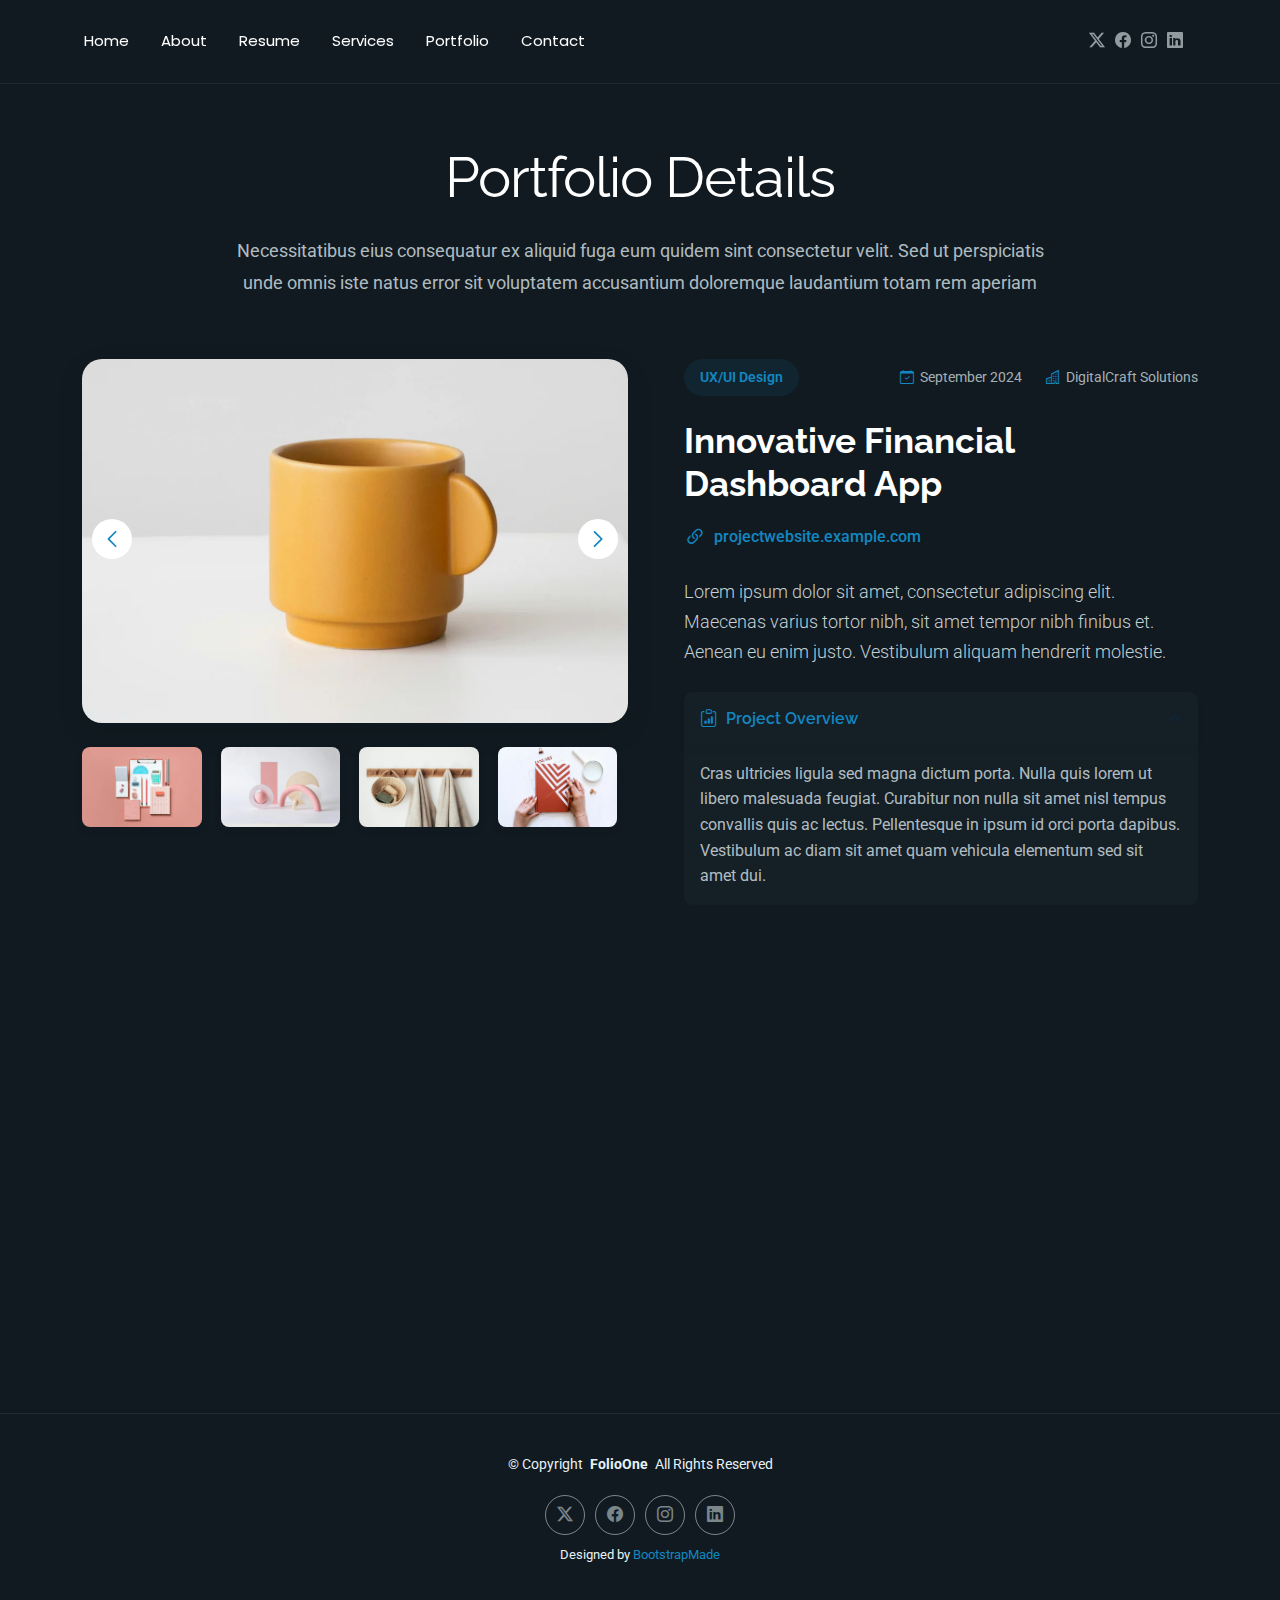
<file: portfolio-details.html>
<!DOCTYPE html>
<html lang="en">

<head>
  <meta charset="utf-8">
  <meta content="width=device-width, initial-scale=1.0" name="viewport">
  <title>Portfolio Details - FolioOne Bootstrap Template</title>
  <meta name="description" content="">
  <meta name="keywords" content="">

  <!-- Favicons -->
  <link href="assets/img/favicon.png" rel="icon">
  <link href="assets/img/apple-touch-icon.png" rel="apple-touch-icon">

  <!-- Fonts -->
  <link href="https://fonts.googleapis.com" rel="preconnect">
  <link href="https://fonts.gstatic.com" rel="preconnect" crossorigin>
  <link href="https://fonts.googleapis.com/css2?family=Roboto:ital,wght@0,100;0,300;0,400;0,500;0,700;0,900;1,100;1,300;1,400;1,500;1,700;1,900&family=Poppins:ital,wght@0,100;0,200;0,300;0,400;0,500;0,600;0,700;0,800;0,900;1,100;1,200;1,300;1,400;1,500;1,600;1,700;1,800;1,900&family=Raleway:ital,wght@0,100;0,200;0,300;0,400;0,500;0,600;0,700;0,800;0,900;1,100;1,200;1,300;1,400;1,500;1,600;1,700;1,800;1,900&display=swap" rel="stylesheet">

  <!-- Vendor CSS Files -->
  <link href="assets/vendor/bootstrap/css/bootstrap.min.css" rel="stylesheet">
  <link href="assets/vendor/bootstrap-icons/bootstrap-icons.css" rel="stylesheet">
  <link href="assets/vendor/aos/aos.css" rel="stylesheet">
  <link href="assets/vendor/swiper/swiper-bundle.min.css" rel="stylesheet">
  <link href="assets/vendor/glightbox/css/glightbox.min.css" rel="stylesheet">

  <!-- Main CSS File -->
  <link href="assets/css/main.css" rel="stylesheet">

  <!-- =======================================================
  * Template Name: FolioOne
  * Template URL: https://bootstrapmade.com/folioone-bootstrap-portfolio-website-template/
  * Updated: Aug 23 2025 with Bootstrap v5.3.7
  * Author: BootstrapMade.com
  * License: https://bootstrapmade.com/license/
  ======================================================== -->
</head>

<body class="portfolio-details-page">

  <header id="header" class="header d-flex align-items-center light-background sticky-top">
    <div class="container position-relative d-flex align-items-center justify-content-between">

      <!-- <a href="index.html" class="logo d-flex align-items-center me-auto me-xl-0">
      <img src="assets/img/logo.webp" alt="">
      <h1 class="sitename">FolioOne</h1> 
    </a> -->

      <nav id="navmenu" class="navmenu">
        <ul>
          <li><a href="index.html">Home</a></li>
          <li><a href="about.html">About</a></li>
          <li><a href="resume.html">Resume</a></li>
          <li><a href="services.html">Services</a></li>
          <li><a href="portfolio.html">Portfolio</a></li>
        
          <li><a href="contact.html">Contact</a></li>
        </ul>
        <i class="mobile-nav-toggle d-xl-none bi bi-list"></i>
      </nav>

      <div class="header-social-links">
        <a href="#" class="twitter"><i class="bi bi-twitter-x"></i></a>
        <a href="#" class="facebook"><i class="bi bi-facebook"></i></a>
        <a href="#" class="instagram"><i class="bi bi-instagram"></i></a>
        <a href="#" class="linkedin"><i class="bi bi-linkedin"></i></a>
      </div>

    </div>
  </header>

  <main class="main">

    <!-- Portfolio Details Section -->
    <section id="portfolio-details" class="portfolio-details section">

      <!-- Section Title -->
      <div class="container section-title" data-aos="fade-up">
        <h2>Portfolio Details</h2>
        <p>Necessitatibus eius consequatur ex aliquid fuga eum quidem sint consectetur velit. Sed ut perspiciatis unde omnis iste natus error sit voluptatem accusantium doloremque laudantium totam rem aperiam</p>
      </div><!-- End Section Title -->

      <div class="container" data-aos="fade-up" data-aos-delay="100">

        <div class="row gy-4">
          <div class="col-lg-6" data-aos="fade-right">
            <div class="portfolio-details-media">
              <div class="main-image">
                <div class="portfolio-details-slider swiper init-swiper" data-aos="zoom-in">
                  <script type="application/json" class="swiper-config">
                    {
                      "loop": true,
                      "speed": 1000,
                      "autoplay": {
                        "delay": 6000
                      },
                      "effect": "creative",
                      "creativeEffect": {
                        "prev": {
                          "shadow": true,
                          "translate": [0, 0, -400]
                        },
                        "next": {
                          "translate": ["100%", 0, 0]
                        }
                      },
                      "slidesPerView": 1,
                      "navigation": {
                        "nextEl": ".swiper-button-next",
                        "prevEl": ".swiper-button-prev"
                      }
                    }
                  </script>
                  <div class="swiper-wrapper">
                    <div class="swiper-slide">
                      <img src="assets/img/portfolio/portfolio-5.webp" alt="Portfolio Image" class="img-fluid">
                    </div>
                    <div class="swiper-slide">
                      <img src="assets/img/portfolio/portfolio-7.webp" alt="Portfolio Image" class="img-fluid">
                    </div>
                    <div class="swiper-slide">
                      <img src="assets/img/portfolio/portfolio-8.webp" alt="Portfolio Image" class="img-fluid">
                    </div>
                  </div>
                  <div class="swiper-button-prev"></div>
                  <div class="swiper-button-next"></div>
                </div>
              </div>

              <div class="thumbnail-grid" data-aos="fade-up" data-aos-delay="200">
                <div class="row g-2 mt-3">
                  <div class="col-3">
                    <img src="assets/img/portfolio/portfolio-4.webp" alt="Gallery Image" class="img-fluid glightbox">
                  </div>
                  <div class="col-3">
                    <img src="assets/img/portfolio/portfolio-6.webp" alt="Gallery Image" class="img-fluid glightbox">
                  </div>
                  <div class="col-3">
                    <img src="assets/img/portfolio/portfolio-11.webp" alt="Gallery Image" class="img-fluid glightbox">
                  </div>
                  <div class="col-3">
                    <img src="assets/img/portfolio/portfolio-12.webp" alt="Gallery Image" class="img-fluid glightbox">
                  </div>
                </div>
              </div>

              <div class="tech-stack-badges" data-aos="fade-up" data-aos-delay="300">
                <span>Angular</span>
                <span>Express.js</span>
                <span>PostgreSQL</span>
                <span>GraphQL</span>
                <span>Firebase</span>
              </div>
            </div>
          </div>

          <div class="col-lg-6" data-aos="fade-left">
            <div class="portfolio-details-content">
              <div class="project-meta">
                <div class="badge-wrapper">
                  <span class="project-badge">UX/UI Design</span>
                </div>
                <div class="date-client">
                  <div class="meta-item">
                    <i class="bi bi-calendar-check"></i>
                    <span>September 2024</span>
                  </div>
                  <div class="meta-item">
                    <i class="bi bi-buildings"></i>
                    <span>DigitalCraft Solutions</span>
                  </div>
                </div>
              </div>

              <h2 class="project-title">Innovative Financial Dashboard App</h2>

              <div class="project-website">
                <i class="bi bi-link-45deg"></i>
                <a href="#" target="_blank">projectwebsite.example.com</a>
              </div>

              <div class="project-overview">
                <p class="lead">
                  Lorem ipsum dolor sit amet, consectetur adipiscing elit. Maecenas varius tortor nibh, sit amet tempor nibh finibus et. Aenean eu enim justo. Vestibulum aliquam hendrerit molestie.
                </p>

                <div class="accordion project-accordion" id="portfolio-details-projectAccordion">
                  <div class="accordion-item" data-aos="fade-up">
                    <h2 class="accordion-header">
                      <button class="accordion-button" type="button" data-bs-toggle="collapse" data-bs-target="#portfolio-details-collapse-1" aria-expanded="true" aria-controls="collapseOne">
                        <i class="bi bi-clipboard-data me-2"></i> Project Overview
                      </button>
                    </h2>
                    <div id="portfolio-details-collapse-1" class="accordion-collapse collapse show" data-bs-parent="#portfolio-details-projectAccordion">
                      <div class="accordion-body">
                        <p>Cras ultricies ligula sed magna dictum porta. Nulla quis lorem ut libero malesuada feugiat. Curabitur non nulla sit amet nisl tempus convallis quis ac lectus. Pellentesque in ipsum id orci porta dapibus. Vestibulum ac diam sit amet quam vehicula elementum sed sit amet dui.</p>
                      </div>
                    </div>
                  </div>

                  <div class="accordion-item" data-aos="fade-up" data-aos-delay="100">
                    <h2 class="accordion-header">
                      <button class="accordion-button collapsed" type="button" data-bs-toggle="collapse" data-bs-target="#portfolio-details-collapse-2" aria-expanded="false" aria-controls="collapseTwo">
                        <i class="bi bi-exclamation-diamond me-2"></i> The Challenge
                      </button>
                    </h2>
                    <div id="portfolio-details-collapse-2" class="accordion-collapse collapse" data-bs-parent="#portfolio-details-projectAccordion">
                      <div class="accordion-body">
                        <p>Mauris blandit aliquet elit, eget tincidunt nibh pulvinar a. Vivamus suscipit tortor eget felis porttitor volutpat. Curabitur aliquet quam id dui posuere blandit. Praesent sapien massa, convallis a pellentesque nec, egestas non nisi. Sed porttitor lectus nibh.</p>
                      </div>
                    </div>
                  </div>

                  <div class="accordion-item" data-aos="fade-up" data-aos-delay="200">
                    <h2 class="accordion-header">
                      <button class="accordion-button collapsed" type="button" data-bs-toggle="collapse" data-bs-target="#portfolio-details-collapse-3" aria-expanded="false" aria-controls="collapseThree">
                        <i class="bi bi-award me-2"></i> The Solution
                      </button>
                    </h2>
                    <div id="portfolio-details-collapse-3" class="accordion-collapse collapse" data-bs-parent="#portfolio-details-projectAccordion">
                      <div class="accordion-body">
                        <p>Donec sollicitudin molestie malesuada. Curabitur arcu erat, accumsan id imperdiet et, porttitor at sem. Vestibulum ante ipsum primis in faucibus orci luctus et ultrices posuere cubilia Curae; Donec velit neque, auctor sit amet aliquam vel, ullamcorper sit amet ligula.</p>
                      </div>
                    </div>
                  </div>
                </div>
              </div>

              <div class="project-features" data-aos="fade-up" data-aos-delay="300">
                <h3><i class="bi bi-stars"></i> Key Features</h3>
                <div class="row g-3">
                  <div class="col-md-6">
                    <ul class="feature-list">
                      <li><i class="bi bi-check2-circle"></i> Real-time Data Visualization</li>
                      <li><i class="bi bi-check2-circle"></i> User Role Management</li>
                      <li><i class="bi bi-check2-circle"></i> Secure Authentication</li>
                    </ul>
                  </div>
                  <div class="col-md-6">
                    <ul class="feature-list">
                      <li><i class="bi bi-check2-circle"></i> Customizable Dashboards</li>
                      <li><i class="bi bi-check2-circle"></i> Data Export Options</li>
                      <li><i class="bi bi-check2-circle"></i> Multi-device Support</li>
                    </ul>
                  </div>
                </div>
              </div>

              <div class="cta-buttons" data-aos="fade-up" data-aos-delay="400">
                <a href="#" class="btn-view-project">View Live Project</a>
                <a href="#" class="btn-next-project">Next Project <i class="bi bi-arrow-right"></i></a>
              </div>
            </div>
          </div>
        </div>

      </div>

    </section><!-- /Portfolio Details Section -->

  </main>

  <footer id="footer" class="footer">

    <div class="container">
      <div class="copyright text-center ">
        <p>© <span>Copyright</span> <strong class="px-1 sitename">FolioOne</strong> <span>All Rights Reserved<br></span></p>
      </div>
      <div class="social-links d-flex justify-content-center">
        <a href=""><i class="bi bi-twitter-x"></i></a>
        <a href=""><i class="bi bi-facebook"></i></a>
        <a href=""><i class="bi bi-instagram"></i></a>
        <a href=""><i class="bi bi-linkedin"></i></a>
      </div>
      <div class="credits">
        <!-- All the links in the footer should remain intact. -->
        <!-- You can delete the links only if you've purchased the pro version. -->
        <!-- Licensing information: https://bootstrapmade.com/license/ -->
        <!-- Purchase the pro version with working PHP/AJAX contact form: [buy-url] -->
        Designed by <a href="https://bootstrapmade.com/">BootstrapMade</a>
      </div>
    </div>

  </footer>

  <!-- Scroll Top -->
  <a href="#" id="scroll-top" class="scroll-top d-flex align-items-center justify-content-center"><i class="bi bi-arrow-up-short"></i></a>

  <!-- Preloader -->
  <div id="preloader"></div>

  <!-- Vendor JS Files -->
  <script src="assets/vendor/bootstrap/js/bootstrap.bundle.min.js"></script>
  <script src="assets/vendor/php-email-form/validate.js"></script>
  <script src="assets/vendor/aos/aos.js"></script>
  <script src="assets/vendor/typed.js/typed.umd.js"></script>
  <script src="assets/vendor/waypoints/noframework.waypoints.js"></script>
  <script src="assets/vendor/purecounter/purecounter_vanilla.js"></script>
  <script src="assets/vendor/swiper/swiper-bundle.min.js"></script>
  <script src="assets/vendor/imagesloaded/imagesloaded.pkgd.min.js"></script>
  <script src="assets/vendor/isotope-layout/isotope.pkgd.min.js"></script>
  <script src="assets/vendor/glightbox/js/glightbox.min.js"></script>

  <!-- Main JS File -->
  <script src="assets/js/main.js"></script>

</body>

</html>
</file>
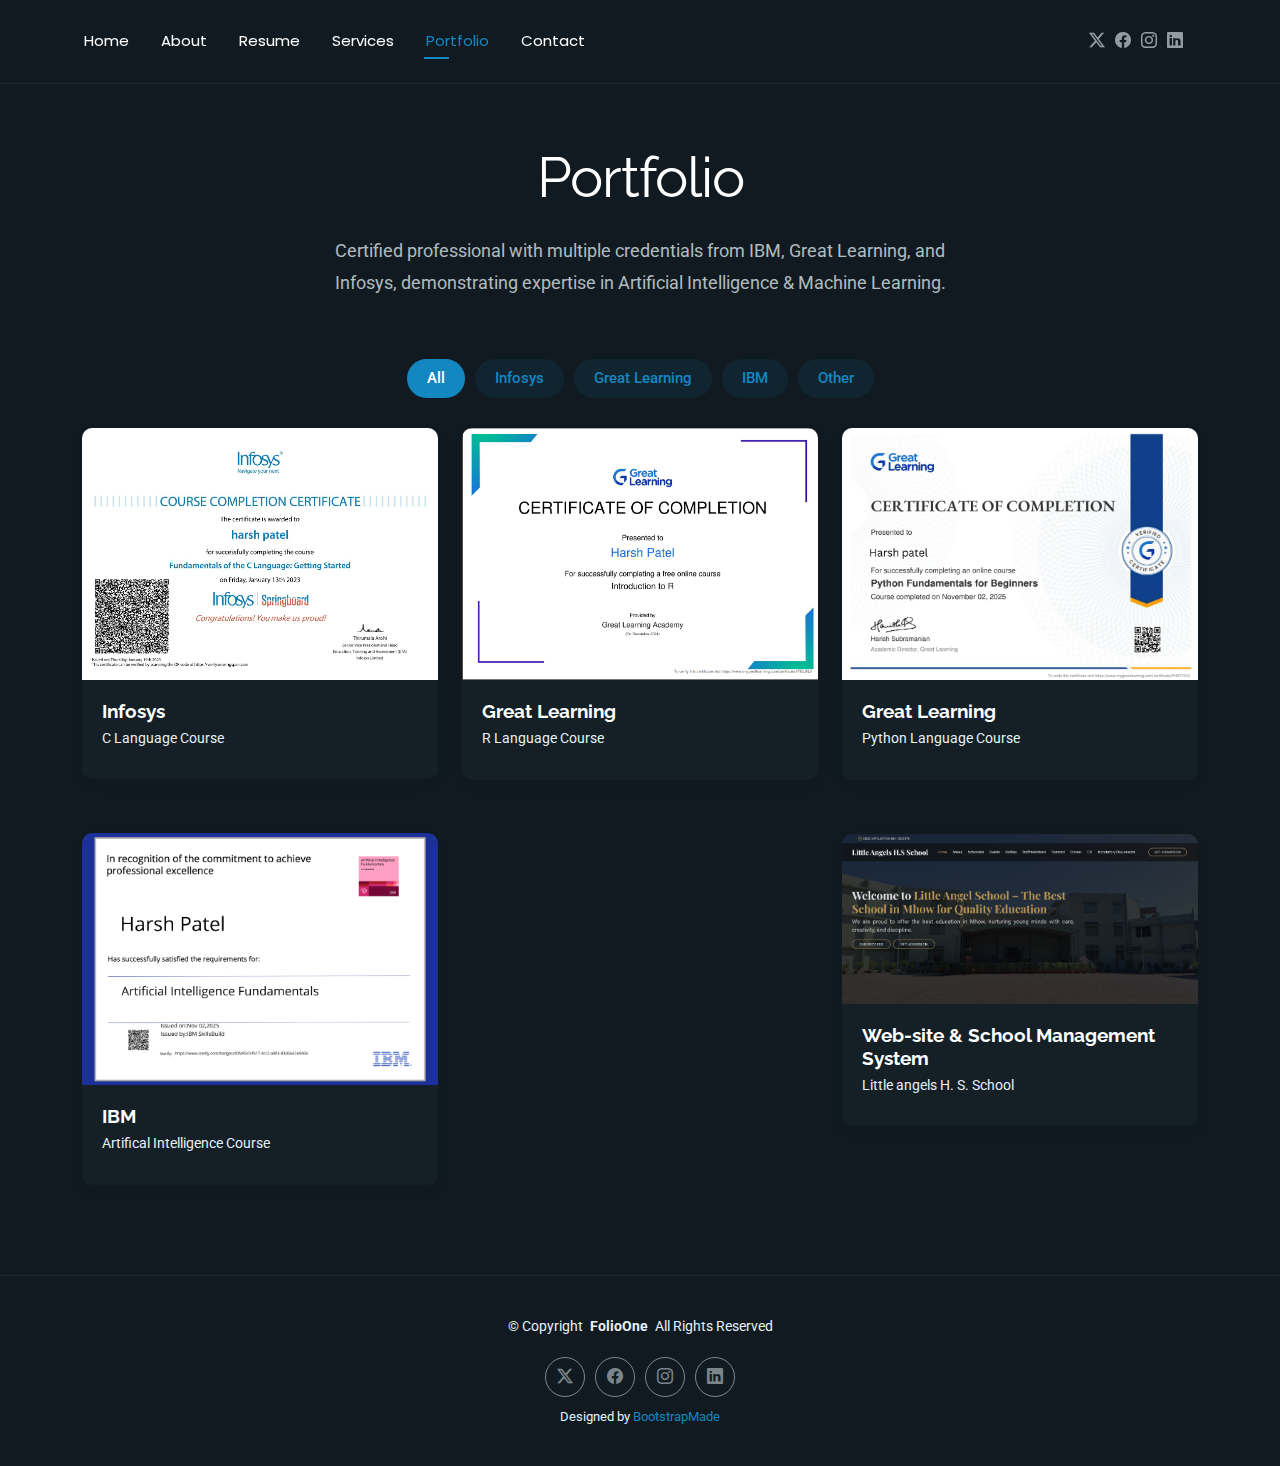
<file: portfolio.html>
<!DOCTYPE html>
<html lang="en">

<head>
  <meta charset="utf-8">
  <meta content="width=device-width, initial-scale=1.0" name="viewport">
  <title>Portfolio - FolioOne Bootstrap Template</title>
  <meta name="description" content="">
  <meta name="keywords" content="">

  <!-- Favicons -->
  <link href="assets/img/favicon.png" rel="icon">
  <link href="assets/img/apple-touch-icon.png" rel="apple-touch-icon">

  <!-- Fonts -->
  <link href="https://fonts.googleapis.com" rel="preconnect">
  <link href="https://fonts.gstatic.com" rel="preconnect" crossorigin>
  <link href="https://fonts.googleapis.com/css2?family=Roboto:ital,wght@0,100;0,300;0,400;0,500;0,700;0,900;1,100;1,300;1,400;1,500;1,700;1,900&family=Poppins:ital,wght@0,100;0,200;0,300;0,400;0,500;0,600;0,700;0,800;0,900;1,100;1,200;1,300;1,400;1,500;1,600;1,700;1,800;1,900&family=Raleway:ital,wght@0,100;0,200;0,300;0,400;0,500;0,600;0,700;0,800;0,900;1,100;1,200;1,300;1,400;1,500;1,600;1,700;1,800;1,900&display=swap" rel="stylesheet">

  <!-- Vendor CSS Files -->
  <link href="assets/vendor/bootstrap/css/bootstrap.min.css" rel="stylesheet">
  <link href="assets/vendor/bootstrap-icons/bootstrap-icons.css" rel="stylesheet">
  <link href="assets/vendor/aos/aos.css" rel="stylesheet">
  <link href="assets/vendor/swiper/swiper-bundle.min.css" rel="stylesheet">
  <link href="assets/vendor/glightbox/css/glightbox.min.css" rel="stylesheet">

  <!-- Main CSS File -->
  <link href="assets/css/main.css" rel="stylesheet">

  <!-- =======================================================
  * Template Name: FolioOne
  * Template URL: https://bootstrapmade.com/folioone-bootstrap-portfolio-website-template/
  * Updated: Aug 23 2025 with Bootstrap v5.3.7
  * Author: BootstrapMade.com
  * License: https://bootstrapmade.com/license/
  ======================================================== -->
</head>

<body class="portfolio-page">

  <header id="header" class="header d-flex align-items-center light-background sticky-top">
    <div class="container position-relative d-flex align-items-center justify-content-between">

      <!-- <a href="index.html" class="logo d-flex align-items-center me-auto me-xl-0">
      <img src="assets/img/logo.webp" alt="">
      <h1 class="sitename">FolioOne</h1> 
    </a> -->

      <nav id="navmenu" class="navmenu">
        <ul>
          <li><a href="index.html">Home</a></li>
          <li><a href="about.html">About</a></li>
          <li><a href="resume.html">Resume</a></li>
          <li><a href="services.html">Services</a></li>
          <li><a href="portfolio.html" class="active">Portfolio</a></li>
          
          <li><a href="contact.html">Contact</a></li>
        </ul>
        <i class="mobile-nav-toggle d-xl-none bi bi-list"></i>
      </nav>

      <div class="header-social-links">
        <a href="#" class="twitter"><i class="bi bi-twitter-x"></i></a>
        <a href="#" class="facebook"><i class="bi bi-facebook"></i></a>
        <a href="#" class="instagram"><i class="bi bi-instagram"></i></a>
        <a href="#" class="linkedin"><i class="bi bi-linkedin"></i></a>
      </div>

    </div>
  </header>

  <main class="main">

    <!-- Portfolio Section -->
    <section id="portfolio" class="portfolio section">

      <!-- Section Title -->
      <div class="container section-title" data-aos="fade-up">
        <h2>Portfolio</h2>
        <p>Certified professional with multiple credentials from IBM, Great Learning, and Infosys, demonstrating expertise in Artificial Intelligence & Machine Learning.</p>
      </div><!-- End Section Title -->

      <div class="container" data-aos="fade-up" data-aos-delay="100">

        <div class="isotope-layout" data-default-filter="*" data-layout="masonry" data-sort="original-order">
          <ul class="portfolio-filters isotope-filters" data-aos="fade-up" data-aos-delay="200">
            <li data-filter="*" class="filter-active">All</li>
            <li data-filter=".filter-strategy">Infosys</li>
            <li data-filter=".filter-finance">Great Learning</li>
            <li data-filter=".filter-operations">IBM</li>
            <li data-filter=".filter-other">Other</li>
          </ul><!-- End Portfolio Filters -->

          <div class="row gy-4 isotope-container" data-aos="fade-up" data-aos-delay="300">
            <div class="col-lg-4 col-md-6 portfolio-item isotope-item filter-strategy">
              <div class="portfolio-card">
                <div class="portfolio-img">
                  <img src="assets/img/portfolio/WhatsApp Image 2025-11-05 at 20.57.33_528f7ada.jpg" alt="Portfolio Item" class="img-fluid">
                  <div class="portfolio-overlay">
                    <a href="assets/img/portfolio/WhatsApp Image 2025-11-05 at 20.57.33_528f7ada.jpg" class="glightbox portfolio-lightbox"><i class="bi bi-plus"></i></a>
                    <a href="#" class="portfolio-details-link"><i class="bi bi-link"></i></a>
                  </div>
                </div>
                <div class="portfolio-info">
                  <h4>Infosys</h4>
                  <p>C Language Course</p>
                </div>
              </div>
            </div>

            <div class="col-lg-4 col-md-6 portfolio-item isotope-item filter-finance">
              <div class="portfolio-card">
                <div class="portfolio-img">
                  <img src="assets/img/portfolio/Screenshot 2025-11-06 200526.png" alt="Portfolio Item" class="img-fluid">
                  <div class="portfolio-overlay">
                    <a href="assets/img/portfolio/CR-2.png" class="glightbox portfolio-lightbox"><i class="bi bi-plus"></i></a>
                    <a href="#" class="portfolio-details-link"><i class="bi bi-link"></i></a>
                  </div>
                </div>
                <div class="portfolio-info">
                  <h4>Great Learning</h4>
                  <p>R Language Course</p>
                </div>
              </div>
            </div>

            <div class="col-lg-4 col-md-6 portfolio-item isotope-item filter-finance">
              <div class="portfolio-card">
                <div class="portfolio-img">
                  <img src="assets/img/portfolio/CR-2.png" alt="Portfolio Item" class="img-fluid">
                  <div class="portfolio-overlay">
                    <a href="assets/img/portfolio/CR-2.png class="glightbox portfolio-lightbox"><i class="bi bi-plus"></i></a>
                    <a href="#" class="portfolio-details-link"><i class="bi bi-link"></i></a>
                  </div>
                </div>
                <div class="portfolio-info">
                  <h4>Great Learning</h4>
                  <p>Python Language Course</p>
                </div>
              </div>
            </div>

            <div class="col-lg-4 col-md-6 portfolio-item isotope-item filter-operations">
              <div class="portfolio-card">
                <div class="portfolio-img">
                  <img src="assets/img/portfolio/CR-1.png" alt="Portfolio Item" class="img-fluid">
                  <div class="portfolio-overlay">
                    <a href="assets/img/portfolio/CR-1.png" class="glightbox portfolio-lightbox"><i class="bi bi-plus"></i></a>
                    <a href="#" class="portfolio-details-link"><i class="bi bi-link"></i></a>
                  </div>
                </div>
                <div class="portfolio-info">
                  <h4>IBM</h4>
                  <p>Artifical Intelligence Course</p>
                </div>
              </div>
            </div>
            <div class="col-lg-4 col-md-6 portfolio-item isotope-item filter-other">
              <div class="portfolio-card">
                <div class="portfolio-img">
                  <img src="assets/img/portfolio/school.png" alt="Portfolio Item" class="img-fluid">
                  <div class="portfolio-overlay">
                    <a href="assets/img/portfolio/CR-1.png" class="glightbox portfolio-lightbox"><i class="bi bi-plus"></i></a>
                    <a href="#" class="portfolio-details-link"><i class="bi bi-link"></i></a>
                  </div>
                </div>
                <div class="portfolio-info">
                  <h4>Web-site & School Management System</h4>
                  <p>Little angels H. S. School</p>
                </div>
              </div>
            </div>
          </div><!-- End Portfolio Items Container -->

        </div>

        

      </div>

    </section><!-- /Portfolio Section -->

  </main>

  <footer id="footer" class="footer">

    <div class="container">
      <div class="copyright text-center ">
        <p>© <span>Copyright</span> <strong class="px-1 sitename">FolioOne</strong> <span>All Rights Reserved<br></span></p>
      </div>
      <div class="social-links d-flex justify-content-center">
        <a href=""><i class="bi bi-twitter-x"></i></a>
        <a href=""><i class="bi bi-facebook"></i></a>
        <a href=""><i class="bi bi-instagram"></i></a>
        <a href=""><i class="bi bi-linkedin"></i></a>
      </div>
      <div class="credits">
        <!-- All the links in the footer should remain intact. -->
        <!-- You can delete the links only if you've purchased the pro version. -->
        <!-- Licensing information: https://bootstrapmade.com/license/ -->
        <!-- Purchase the pro version with working PHP/AJAX contact form: [buy-url] -->
        Designed by <a href="https://bootstrapmade.com/">BootstrapMade</a>
      </div>
    </div>

  </footer>

  <!-- Scroll Top -->
  <a href="#" id="scroll-top" class="scroll-top d-flex align-items-center justify-content-center"><i class="bi bi-arrow-up-short"></i></a>

  <!-- Preloader -->
  <div id="preloader"></div>

  <!-- Vendor JS Files -->
  <script src="assets/vendor/bootstrap/js/bootstrap.bundle.min.js"></script>
  <script src="assets/vendor/php-email-form/validate.js"></script>
  <script src="assets/vendor/aos/aos.js"></script>
  <script src="assets/vendor/typed.js/typed.umd.js"></script>
  <script src="assets/vendor/waypoints/noframework.waypoints.js"></script>
  <script src="assets/vendor/purecounter/purecounter_vanilla.js"></script>
  <script src="assets/vendor/swiper/swiper-bundle.min.js"></script>
  <script src="assets/vendor/imagesloaded/imagesloaded.pkgd.min.js"></script>
  <script src="assets/vendor/isotope-layout/isotope.pkgd.min.js"></script>
  <script src="assets/vendor/glightbox/js/glightbox.min.js"></script>

  <!-- Main JS File -->
  <script src="assets/js/main.js"></script>

</body>

</html>
</file>
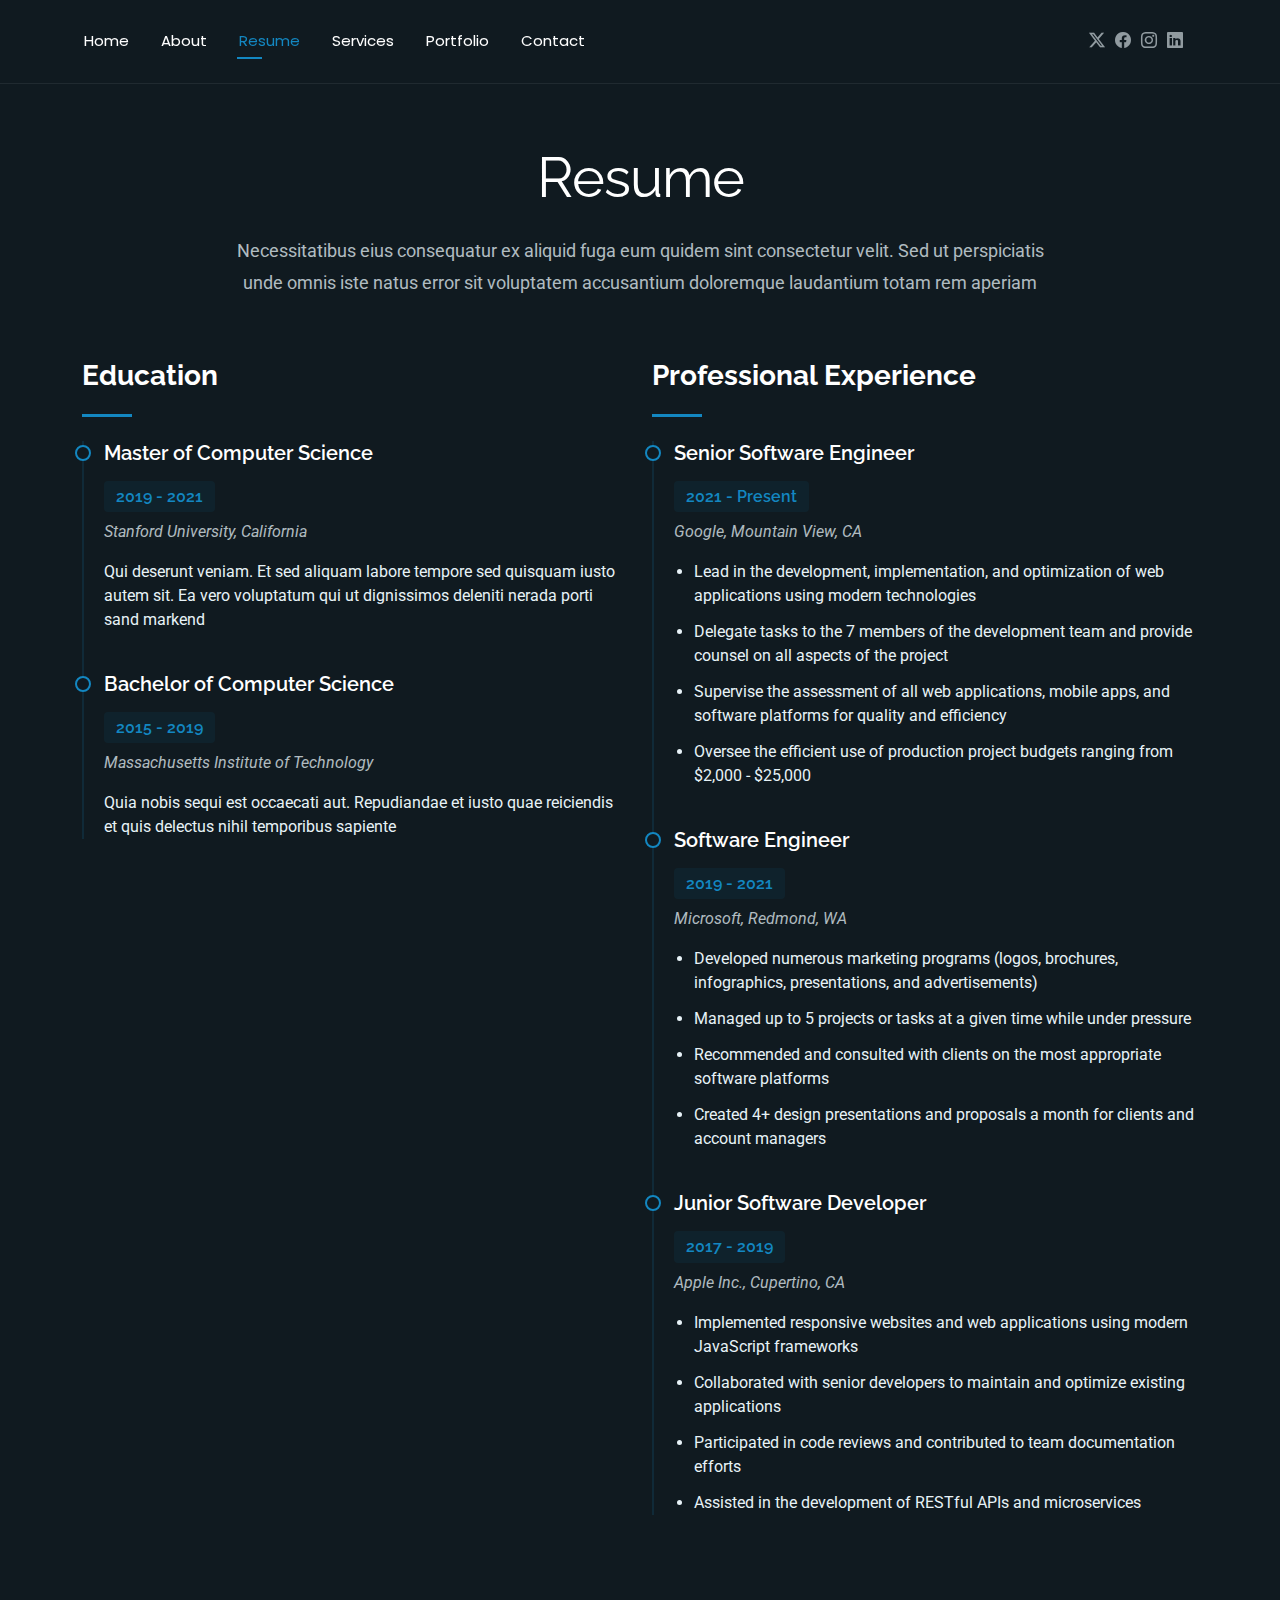
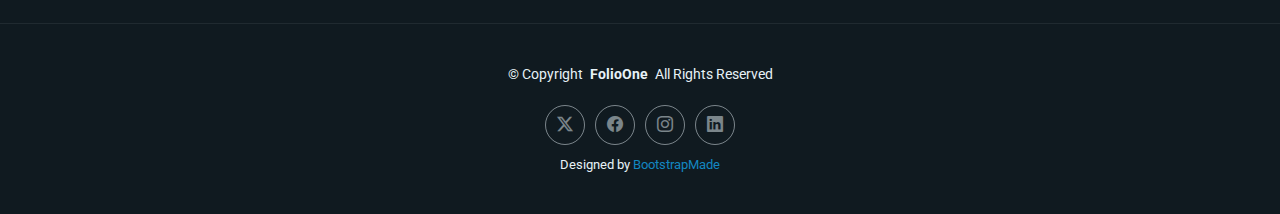
<file: resume.html>
<!DOCTYPE html>
<html lang="en">

<head>
  <meta charset="utf-8">
  <meta content="width=device-width, initial-scale=1.0" name="viewport">
  <title>Resume - FolioOne Bootstrap Template</title>
  <meta name="description" content="">
  <meta name="keywords" content="">

  <!-- Favicons -->
  <link href="assets/img/favicon.png" rel="icon">
  <link href="assets/img/apple-touch-icon.png" rel="apple-touch-icon">

  <!-- Fonts -->
  <link href="https://fonts.googleapis.com" rel="preconnect">
  <link href="https://fonts.gstatic.com" rel="preconnect" crossorigin>
  <link href="https://fonts.googleapis.com/css2?family=Roboto:ital,wght@0,100;0,300;0,400;0,500;0,700;0,900;1,100;1,300;1,400;1,500;1,700;1,900&family=Poppins:ital,wght@0,100;0,200;0,300;0,400;0,500;0,600;0,700;0,800;0,900;1,100;1,200;1,300;1,400;1,500;1,600;1,700;1,800;1,900&family=Raleway:ital,wght@0,100;0,200;0,300;0,400;0,500;0,600;0,700;0,800;0,900;1,100;1,200;1,300;1,400;1,500;1,600;1,700;1,800;1,900&display=swap" rel="stylesheet">

  <!-- Vendor CSS Files -->
  <link href="assets/vendor/bootstrap/css/bootstrap.min.css" rel="stylesheet">
  <link href="assets/vendor/bootstrap-icons/bootstrap-icons.css" rel="stylesheet">
  <link href="assets/vendor/aos/aos.css" rel="stylesheet">
  <link href="assets/vendor/swiper/swiper-bundle.min.css" rel="stylesheet">
  <link href="assets/vendor/glightbox/css/glightbox.min.css" rel="stylesheet">

  <!-- Main CSS File -->
  <link href="assets/css/main.css" rel="stylesheet">

  <!-- =======================================================
  * Template Name: FolioOne
  * Template URL: https://bootstrapmade.com/folioone-bootstrap-portfolio-website-template/
  * Updated: Aug 23 2025 with Bootstrap v5.3.7
  * Author: BootstrapMade.com
  * License: https://bootstrapmade.com/license/
  ======================================================== -->
</head>

<body class="resume-page">

  <header id="header" class="header d-flex align-items-center light-background sticky-top">
    <div class="container position-relative d-flex align-items-center justify-content-between">

      <!-- <a href="index.html" class="logo d-flex align-items-center me-auto me-xl-0">
      <img src="assets/img/logo.webp" alt="">
      <h1 class="sitename">FolioOne</h1> 
    </a> -->

      <nav id="navmenu" class="navmenu">
        <ul>
          <li><a href="index.html">Home</a></li>
          <li><a href="about.html">About</a></li>
          <li><a href="resume.html" class="active">Resume</a></li>
          <li><a href="services.html">Services</a></li>
          <li><a href="portfolio.html">Portfolio</a></li>
         
          <li><a href="contact.html">Contact</a></li>
        </ul>
        <i class="mobile-nav-toggle d-xl-none bi bi-list"></i>
      </nav>

      <div class="header-social-links">
        <a href="#" class="twitter"><i class="bi bi-twitter-x"></i></a>
        <a href="#" class="facebook"><i class="bi bi-facebook"></i></a>
        <a href="#" class="instagram"><i class="bi bi-instagram"></i></a>
        <a href="#" class="linkedin"><i class="bi bi-linkedin"></i></a>
      </div>

    </div>
  </header>

  <main class="main">

    <!-- Resume Section -->
    <section id="resume" class="resume section">

      <!-- Section Title -->
      <div class="container section-title" data-aos="fade-up">
        <h2>Resume</h2>
        <p>Necessitatibus eius consequatur ex aliquid fuga eum quidem sint consectetur velit. Sed ut perspiciatis unde omnis iste natus error sit voluptatem accusantium doloremque laudantium totam rem aperiam</p>
      </div><!-- End Section Title -->

      <div class="container" data-aos="fade-up" data-aos-delay="100">

        <div class="row">
          <div class="col-lg-6">

            <!-- Education Section -->
            <div class="resume-item" data-aos="fade-up">
              <h3 class="resume-title">Education</h3>

              <div class="resume-content">
                <article class="education-item">
                  <h4>Master of Computer Science</h4>
                  <h5>2019 - 2021</h5>
                  <p class="institution"><em>Stanford University, California</em></p>
                  <p>Qui deserunt veniam. Et sed aliquam labore tempore sed quisquam iusto autem sit. Ea vero voluptatum qui ut dignissimos deleniti nerada porti sand markend</p>
                </article>

                <article class="education-item">
                  <h4>Bachelor of Computer Science</h4>
                  <h5>2015 - 2019</h5>
                  <p class="institution"><em>Massachusetts Institute of Technology</em></p>
                  <p>Quia nobis sequi est occaecati aut. Repudiandae et iusto quae reiciendis et quis delectus nihil temporibus sapiente</p>
                </article>
              </div>
            </div><!-- End Education Section -->

            <!-- Professional Skills Section -->
            <div class="resume-item skills-animation" data-aos="fade-up">
              <h3 class="resume-title">Professional Skills</h3>

              <div class="resume-content">
                <div class="skill-item">
                  <h4>Frontend Development</h4>
                  <div class="progress">
                    <div class="progress-bar" role="progressbar" aria-valuenow="95" aria-valuemin="0" aria-valuemax="100"></div>
                  </div>
                </div>

                <div class="skill-item">
                  <h4>Backend Development</h4>
                  <div class="progress">
                    <div class="progress-bar" role="progressbar" aria-valuenow="85" aria-valuemin="0" aria-valuemax="100"></div>
                  </div>
                </div>

                <div class="skill-item">
                  <h4>UI/UX Design</h4>
                  <div class="progress">
                    <div class="progress-bar" role="progressbar" aria-valuenow="90" aria-valuemin="0" aria-valuemax="100"></div>
                  </div>
                </div>

                <div class="skill-item">
                  <h4>Project Management</h4>
                  <div class="progress">
                    <div class="progress-bar" role="progressbar" aria-valuenow="80" aria-valuemin="0" aria-valuemax="100"></div>
                  </div>
                </div>
              </div>
            </div><!-- End Professional Skills Section -->
          </div>

          <div class="col-lg-6">
            <!-- Experience Section -->
            <div class="resume-item" data-aos="fade-up" data-aos-delay="100">
              <h3 class="resume-title">Professional Experience</h3>

              <div class="resume-content">
                <article class="experience-item">
                  <h4>Senior Software Engineer</h4>
                  <h5>2021 - Present</h5>
                  <p class="company"><em>Google, Mountain View, CA</em></p>
                  <ul>
                    <li>Lead in the development, implementation, and optimization of web applications using modern technologies</li>
                    <li>Delegate tasks to the 7 members of the development team and provide counsel on all aspects of the project</li>
                    <li>Supervise the assessment of all web applications, mobile apps, and software platforms for quality and efficiency</li>
                    <li>Oversee the efficient use of production project budgets ranging from $2,000 - $25,000</li>
                  </ul>
                </article>

                <article class="experience-item">
                  <h4>Software Engineer</h4>
                  <h5>2019 - 2021</h5>
                  <p class="company"><em>Microsoft, Redmond, WA</em></p>
                  <ul>
                    <li>Developed numerous marketing programs (logos, brochures, infographics, presentations, and advertisements)</li>
                    <li>Managed up to 5 projects or tasks at a given time while under pressure</li>
                    <li>Recommended and consulted with clients on the most appropriate software platforms</li>
                    <li>Created 4+ design presentations and proposals a month for clients and account managers</li>
                  </ul>
                </article>

                <article class="experience-item">
                  <h4>Junior Software Developer</h4>
                  <h5>2017 - 2019</h5>
                  <p class="company"><em>Apple Inc., Cupertino, CA</em></p>
                  <ul>
                    <li>Implemented responsive websites and web applications using modern JavaScript frameworks</li>
                    <li>Collaborated with senior developers to maintain and optimize existing applications</li>
                    <li>Participated in code reviews and contributed to team documentation efforts</li>
                    <li>Assisted in the development of RESTful APIs and microservices</li>
                  </ul>
                </article>
              </div>
            </div><!-- End Experience Section -->
          </div>
        </div>

      </div>

    </section><!-- /Resume Section -->

  </main>

  <footer id="footer" class="footer">

    <div class="container">
      <div class="copyright text-center ">
        <p>© <span>Copyright</span> <strong class="px-1 sitename">FolioOne</strong> <span>All Rights Reserved<br></span></p>
      </div>
      <div class="social-links d-flex justify-content-center">
        <a href=""><i class="bi bi-twitter-x"></i></a>
        <a href=""><i class="bi bi-facebook"></i></a>
        <a href=""><i class="bi bi-instagram"></i></a>
        <a href=""><i class="bi bi-linkedin"></i></a>
      </div>
      <div class="credits">
        <!-- All the links in the footer should remain intact. -->
        <!-- You can delete the links only if you've purchased the pro version. -->
        <!-- Licensing information: https://bootstrapmade.com/license/ -->
        <!-- Purchase the pro version with working PHP/AJAX contact form: [buy-url] -->
        Designed by <a href="https://bootstrapmade.com/">BootstrapMade</a>
      </div>
    </div>

  </footer>

  <!-- Scroll Top -->
  <a href="#" id="scroll-top" class="scroll-top d-flex align-items-center justify-content-center"><i class="bi bi-arrow-up-short"></i></a>

  <!-- Preloader -->
  <div id="preloader"></div>

  <!-- Vendor JS Files -->
  <script src="assets/vendor/bootstrap/js/bootstrap.bundle.min.js"></script>
  <script src="assets/vendor/php-email-form/validate.js"></script>
  <script src="assets/vendor/aos/aos.js"></script>
  <script src="assets/vendor/typed.js/typed.umd.js"></script>
  <script src="assets/vendor/waypoints/noframework.waypoints.js"></script>
  <script src="assets/vendor/purecounter/purecounter_vanilla.js"></script>
  <script src="assets/vendor/swiper/swiper-bundle.min.js"></script>
  <script src="assets/vendor/imagesloaded/imagesloaded.pkgd.min.js"></script>
  <script src="assets/vendor/isotope-layout/isotope.pkgd.min.js"></script>
  <script src="assets/vendor/glightbox/js/glightbox.min.js"></script>

  <!-- Main JS File -->
  <script src="assets/js/main.js"></script>

</body>

</html>
</file>
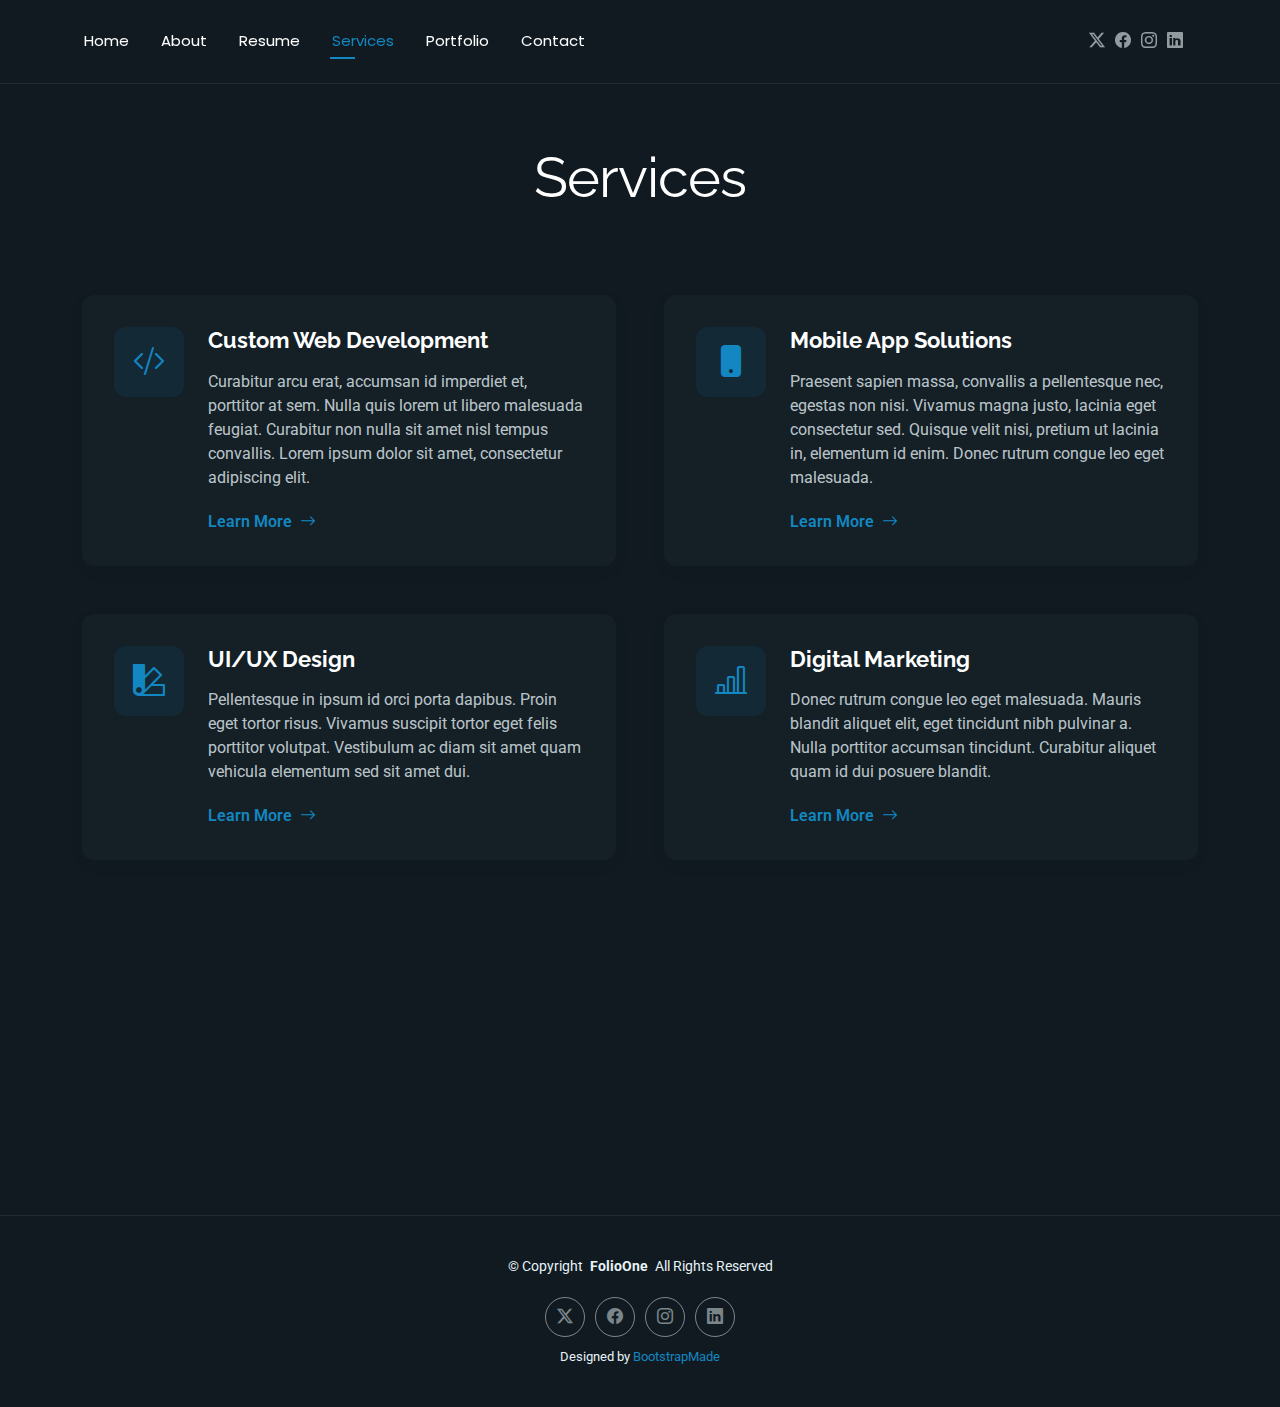
<file: services.html>
<!DOCTYPE html>
<html lang="en">

<head>
  <meta charset="utf-8">
  <meta content="width=device-width, initial-scale=1.0" name="viewport">
  <title>Services - FolioOne Bootstrap Template</title>
  <meta name="description" content="">
  <meta name="keywords" content="">

  <!-- Favicons -->
  <link href="assets/img/favicon.png" rel="icon">
  <link href="assets/img/apple-touch-icon.png" rel="apple-touch-icon">

  <!-- Fonts -->
  <link href="https://fonts.googleapis.com" rel="preconnect">
  <link href="https://fonts.gstatic.com" rel="preconnect" crossorigin>
  <link href="https://fonts.googleapis.com/css2?family=Roboto:ital,wght@0,100;0,300;0,400;0,500;0,700;0,900;1,100;1,300;1,400;1,500;1,700;1,900&family=Poppins:ital,wght@0,100;0,200;0,300;0,400;0,500;0,600;0,700;0,800;0,900;1,100;1,200;1,300;1,400;1,500;1,600;1,700;1,800;1,900&family=Raleway:ital,wght@0,100;0,200;0,300;0,400;0,500;0,600;0,700;0,800;0,900;1,100;1,200;1,300;1,400;1,500;1,600;1,700;1,800;1,900&display=swap" rel="stylesheet">

  <!-- Vendor CSS Files -->
  <link href="assets/vendor/bootstrap/css/bootstrap.min.css" rel="stylesheet">
  <link href="assets/vendor/bootstrap-icons/bootstrap-icons.css" rel="stylesheet">
  <link href="assets/vendor/aos/aos.css" rel="stylesheet">
  <link href="assets/vendor/swiper/swiper-bundle.min.css" rel="stylesheet">
  <link href="assets/vendor/glightbox/css/glightbox.min.css" rel="stylesheet">

  <!-- Main CSS File -->
  <link href="assets/css/main.css" rel="stylesheet">

  <!-- =======================================================
  * Template Name: FolioOne
  * Template URL: https://bootstrapmade.com/folioone-bootstrap-portfolio-website-template/
  * Updated: Aug 23 2025 with Bootstrap v5.3.7
  * Author: BootstrapMade.com
  * License: https://bootstrapmade.com/license/
  ======================================================== -->
</head>

<body class="services-page">

  <header id="header" class="header d-flex align-items-center light-background sticky-top">
    <div class="container position-relative d-flex align-items-center justify-content-between">

      <!-- <a href="index.html" class="logo d-flex align-items-center me-auto me-xl-0">
      <img src="assets/img/logo.webp" alt="">
      <h1 class="sitename">FolioOne</h1> 
    </a> -->

      <nav id="navmenu" class="navmenu">
        <ul>
          <li><a href="index.html">Home</a></li>
          <li><a href="about.html">About</a></li>
          <li><a href="resume.html">Resume</a></li>
          <li><a href="services.html" class="active">Services</a></li>
          <li><a href="portfolio.html">Portfolio</a></li>
          
          <li><a href="contact.html">Contact</a></li>
        </ul>
        <i class="mobile-nav-toggle d-xl-none bi bi-list"></i>
      </nav>

      <div class="header-social-links">
        <a href="#" class="twitter"><i class="bi bi-twitter-x"></i></a>
        <a href="#" class="facebook"><i class="bi bi-facebook"></i></a>
        <a href="#" class="instagram"><i class="bi bi-instagram"></i></a>
        <a href="#" class="linkedin"><i class="bi bi-linkedin"></i></a>
      </div>

    </div>
  </header>

  <main class="main">

    <!-- Services Section -->
    <section id="services" class="services section">

      <!-- Section Title -->
      <div class="container section-title" data-aos="fade-up">
        <h2>Services</h2>
       
      </div><!-- End Section Title -->

      <div class="container" data-aos="fade-up" data-aos-delay="100">

        <div class="row justify-content-center g-5">

          <div class="col-md-6" data-aos="fade-right" data-aos-delay="100">
            <div class="service-item">
              <div class="service-icon">
                <i class="bi bi-code-slash"></i>
              </div>
              <div class="service-content">
                <h3>Custom Web Development</h3>
                <p>Curabitur arcu erat, accumsan id imperdiet et, porttitor at sem. Nulla quis lorem ut libero malesuada feugiat. Curabitur non nulla sit amet nisl tempus convallis. Lorem ipsum dolor sit amet, consectetur adipiscing elit.</p>
                <a href="service-details.html" class="service-link">
                  <span>Learn More</span>
                  <i class="bi bi-arrow-right"></i>
                </a>
              </div>
            </div>
          </div><!-- End Service Item -->

          <div class="col-md-6" data-aos="fade-left" data-aos-delay="100">
            <div class="service-item">
              <div class="service-icon">
                <i class="bi bi-phone-fill"></i>
              </div>
              <div class="service-content">
                <h3>Mobile App Solutions</h3>
                <p>Praesent sapien massa, convallis a pellentesque nec, egestas non nisi. Vivamus magna justo, lacinia eget consectetur sed. Quisque velit nisi, pretium ut lacinia in, elementum id enim. Donec rutrum congue leo eget malesuada.</p>
                <a href="service-details.html" class="service-link">
                  <span>Learn More</span>
                  <i class="bi bi-arrow-right"></i>
                </a>
              </div>
            </div>
          </div><!-- End Service Item -->

          <div class="col-md-6" data-aos="fade-right" data-aos-delay="200">
            <div class="service-item">
              <div class="service-icon">
                <i class="bi bi-palette2"></i>
              </div>
              <div class="service-content">
                <h3>UI/UX Design</h3>
                <p>Pellentesque in ipsum id orci porta dapibus. Proin eget tortor risus. Vivamus suscipit tortor eget felis porttitor volutpat. Vestibulum ac diam sit amet quam vehicula elementum sed sit amet dui.</p>
                <a href="service-details.html" class="service-link">
                  <span>Learn More</span>
                  <i class="bi bi-arrow-right"></i>
                </a>
              </div>
            </div>
          </div><!-- End Service Item -->

          <div class="col-md-6" data-aos="fade-left" data-aos-delay="200">
            <div class="service-item">
              <div class="service-icon">
                <i class="bi bi-bar-chart-line"></i>
              </div>
              <div class="service-content">
                <h3>Digital Marketing</h3>
                <p>Donec rutrum congue leo eget malesuada. Mauris blandit aliquet elit, eget tincidunt nibh pulvinar a. Nulla porttitor accumsan tincidunt. Curabitur aliquet quam id dui posuere blandit.</p>
                <a href="service-details.html" class="service-link">
                  <span>Learn More</span>
                  <i class="bi bi-arrow-right"></i>
                </a>
              </div>
            </div>
          </div><!-- End Service Item -->

          <div class="col-md-6" data-aos="fade-right" data-aos-delay="300">
            <div class="service-item">
              <div class="service-icon">
                <i class="bi bi-cloud-check"></i>
              </div>
              <div class="service-content">
                <h3>Cloud Computing</h3>
                <p>Curabitur aliquet quam id dui posuere blandit. Sed porttitor lectus nibh. Vivamus magna justo, lacinia eget consectetur sed, convallis at tellus. Nulla quis lorem ut libero malesuada feugiat.</p>
                <a href="service-details.html" class="service-link">
                  <span>Learn More</span>
                  <i class="bi bi-arrow-right"></i>
                </a>
              </div>
            </div>
          </div><!-- End Service Item -->

          <div class="col-md-6" data-aos="fade-left" data-aos-delay="300">
            <div class="service-item">
              <div class="service-icon">
                <i class="bi bi-shield-lock"></i>
              </div>
              <div class="service-content">
                <h3>Cybersecurity Solutions</h3>
                <p>Vestibulum ac diam sit amet quam vehicula elementum sed sit amet dui. Donec sollicitudin molestie malesuada. Curabitur arcu erat, accumsan id imperdiet et. Proin eget tortor risus.</p>
                <a href="service-details.html" class="service-link">
                  <span>Learn More</span>
                  <i class="bi bi-arrow-right"></i>
                </a>
              </div>
            </div>
          </div><!-- End Service Item -->

        </div>

      </div>

    </section><!-- /Services Section -->

  </main>

  <footer id="footer" class="footer">

    <div class="container">
      <div class="copyright text-center ">
        <p>© <span>Copyright</span> <strong class="px-1 sitename">FolioOne</strong> <span>All Rights Reserved<br></span></p>
      </div>
      <div class="social-links d-flex justify-content-center">
        <a href=""><i class="bi bi-twitter-x"></i></a>
        <a href=""><i class="bi bi-facebook"></i></a>
        <a href=""><i class="bi bi-instagram"></i></a>
        <a href=""><i class="bi bi-linkedin"></i></a>
      </div>
      <div class="credits">
        <!-- All the links in the footer should remain intact. -->
        <!-- You can delete the links only if you've purchased the pro version. -->
        <!-- Licensing information: https://bootstrapmade.com/license/ -->
        <!-- Purchase the pro version with working PHP/AJAX contact form: [buy-url] -->
        Designed by <a href="https://bootstrapmade.com/">BootstrapMade</a>
      </div>
    </div>

  </footer>

  <!-- Scroll Top -->
  <a href="#" id="scroll-top" class="scroll-top d-flex align-items-center justify-content-center"><i class="bi bi-arrow-up-short"></i></a>

  <!-- Preloader -->
  <div id="preloader"></div>

  <!-- Vendor JS Files -->
  <script src="assets/vendor/bootstrap/js/bootstrap.bundle.min.js"></script>
  <script src="assets/vendor/php-email-form/validate.js"></script>
  <script src="assets/vendor/aos/aos.js"></script>
  <script src="assets/vendor/typed.js/typed.umd.js"></script>
  <script src="assets/vendor/waypoints/noframework.waypoints.js"></script>
  <script src="assets/vendor/purecounter/purecounter_vanilla.js"></script>
  <script src="assets/vendor/swiper/swiper-bundle.min.js"></script>
  <script src="assets/vendor/imagesloaded/imagesloaded.pkgd.min.js"></script>
  <script src="assets/vendor/isotope-layout/isotope.pkgd.min.js"></script>
  <script src="assets/vendor/glightbox/js/glightbox.min.js"></script>

  <!-- Main JS File -->
  <script src="assets/js/main.js"></script>

</body>

</html>
</file>
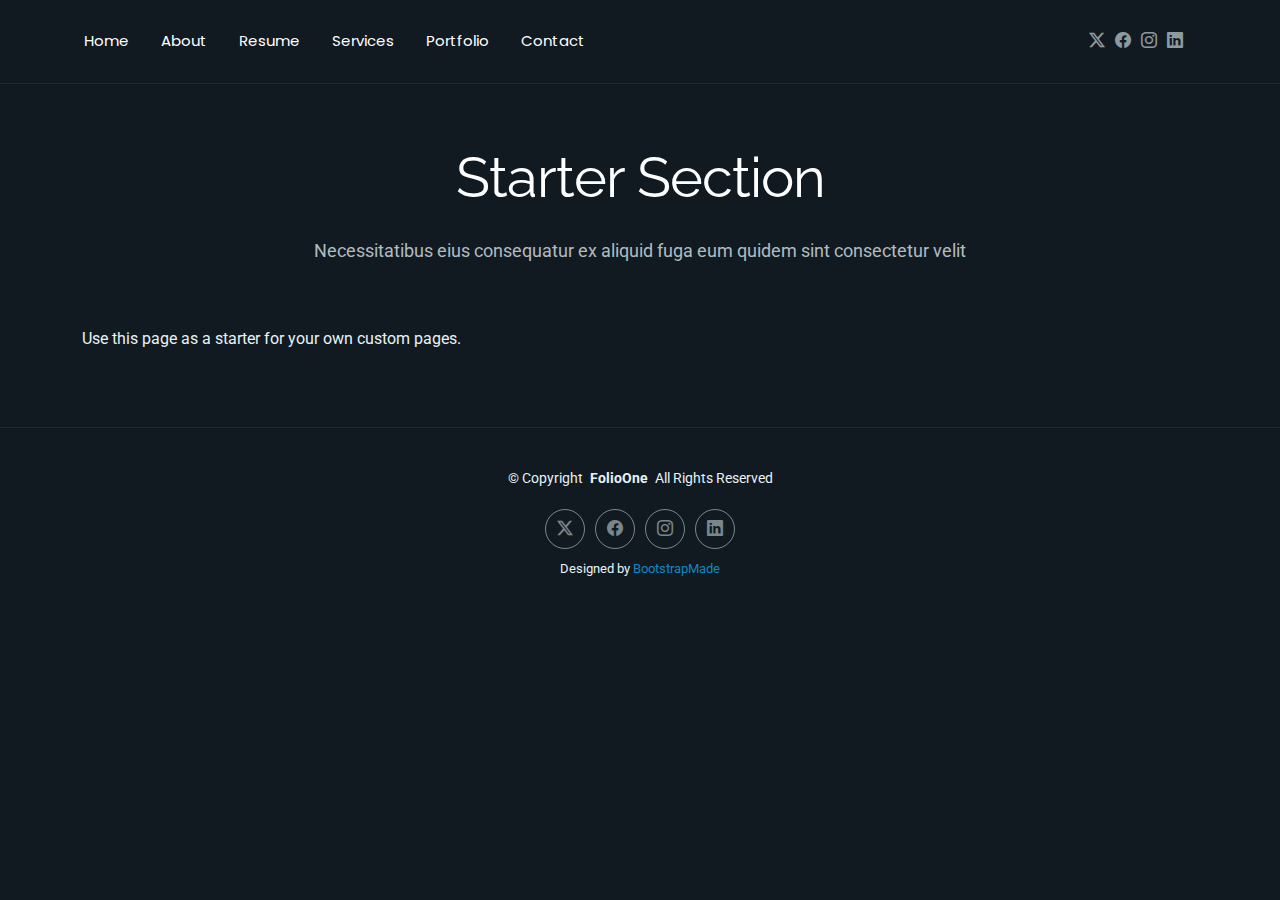
<file: starter-page.html>
<!DOCTYPE html>
<html lang="en">

<head>
  <meta charset="utf-8">
  <meta content="width=device-width, initial-scale=1.0" name="viewport">
  <title>Starter Page - FolioOne Bootstrap Template</title>
  <meta name="description" content="">
  <meta name="keywords" content="">

  <!-- Favicons -->
  <link href="assets/img/favicon.png" rel="icon">
  <link href="assets/img/apple-touch-icon.png" rel="apple-touch-icon">

  <!-- Fonts -->
  <link href="https://fonts.googleapis.com" rel="preconnect">
  <link href="https://fonts.gstatic.com" rel="preconnect" crossorigin>
  <link href="https://fonts.googleapis.com/css2?family=Roboto:ital,wght@0,100;0,300;0,400;0,500;0,700;0,900;1,100;1,300;1,400;1,500;1,700;1,900&family=Poppins:ital,wght@0,100;0,200;0,300;0,400;0,500;0,600;0,700;0,800;0,900;1,100;1,200;1,300;1,400;1,500;1,600;1,700;1,800;1,900&family=Raleway:ital,wght@0,100;0,200;0,300;0,400;0,500;0,600;0,700;0,800;0,900;1,100;1,200;1,300;1,400;1,500;1,600;1,700;1,800;1,900&display=swap" rel="stylesheet">

  <!-- Vendor CSS Files -->
  <link href="assets/vendor/bootstrap/css/bootstrap.min.css" rel="stylesheet">
  <link href="assets/vendor/bootstrap-icons/bootstrap-icons.css" rel="stylesheet">
  <link href="assets/vendor/aos/aos.css" rel="stylesheet">
  <link href="assets/vendor/swiper/swiper-bundle.min.css" rel="stylesheet">
  <link href="assets/vendor/glightbox/css/glightbox.min.css" rel="stylesheet">

  <!-- Main CSS File -->
  <link href="assets/css/main.css" rel="stylesheet">

  <!-- =======================================================
  * Template Name: FolioOne
  * Template URL: https://bootstrapmade.com/folioone-bootstrap-portfolio-website-template/
  * Updated: Aug 23 2025 with Bootstrap v5.3.7
  * Author: BootstrapMade.com
  * License: https://bootstrapmade.com/license/
  ======================================================== -->
</head>

<body class="starter-page-page">

  <header id="header" class="header d-flex align-items-center light-background sticky-top">
    <div class="container position-relative d-flex align-items-center justify-content-between">

      <!-- <a href="index.html" class="logo d-flex align-items-center me-auto me-xl-0">
      <img src="assets/img/logo.webp" alt="">
      <h1 class="sitename">FolioOne</h1> 
    </a> -->

      <nav id="navmenu" class="navmenu">
        <ul>
          <li><a href="index.html">Home</a></li>
          <li><a href="about.html">About</a></li>
          <li><a href="resume.html">Resume</a></li>
          <li><a href="services.html">Services</a></li>
          <li><a href="portfolio.html">Portfolio</a></li>
          
          <li><a href="contact.html">Contact</a></li>
        </ul>
        <i class="mobile-nav-toggle d-xl-none bi bi-list"></i>
      </nav>

      <div class="header-social-links">
        <a href="#" class="twitter"><i class="bi bi-twitter-x"></i></a>
        <a href="#" class="facebook"><i class="bi bi-facebook"></i></a>
        <a href="#" class="instagram"><i class="bi bi-instagram"></i></a>
        <a href="#" class="linkedin"><i class="bi bi-linkedin"></i></a>
      </div>

    </div>
  </header>

  <main class="main">

    <!-- Starter Section Section -->
    <section id="starter-section" class="starter-section section">

      <!-- Section Title -->
      <div class="container section-title" data-aos="fade-up">
        <h2>Starter Section</h2>
        <p>Necessitatibus eius consequatur ex aliquid fuga eum quidem sint consectetur velit</p>
      </div><!-- End Section Title -->

      <div class="container" data-aos="fade-up">
        <p>Use this page as a starter for your own custom pages.</p>
      </div>

    </section><!-- /Starter Section Section -->

  </main>

  <footer id="footer" class="footer">

    <div class="container">
      <div class="copyright text-center ">
        <p>© <span>Copyright</span> <strong class="px-1 sitename">FolioOne</strong> <span>All Rights Reserved<br></span></p>
      </div>
      <div class="social-links d-flex justify-content-center">
        <a href=""><i class="bi bi-twitter-x"></i></a>
        <a href=""><i class="bi bi-facebook"></i></a>
        <a href=""><i class="bi bi-instagram"></i></a>
        <a href=""><i class="bi bi-linkedin"></i></a>
      </div>
      <div class="credits">
        <!-- All the links in the footer should remain intact. -->
        <!-- You can delete the links only if you've purchased the pro version. -->
        <!-- Licensing information: https://bootstrapmade.com/license/ -->
        <!-- Purchase the pro version with working PHP/AJAX contact form: [buy-url] -->
        Designed by <a href="https://bootstrapmade.com/">BootstrapMade</a>
      </div>
    </div>

  </footer>

  <!-- Scroll Top -->
  <a href="#" id="scroll-top" class="scroll-top d-flex align-items-center justify-content-center"><i class="bi bi-arrow-up-short"></i></a>

  <!-- Preloader -->
  <div id="preloader"></div>

  <!-- Vendor JS Files -->
  <script src="assets/vendor/bootstrap/js/bootstrap.bundle.min.js"></script>
  <script src="assets/vendor/php-email-form/validate.js"></script>
  <script src="assets/vendor/aos/aos.js"></script>
  <script src="assets/vendor/typed.js/typed.umd.js"></script>
  <script src="assets/vendor/waypoints/noframework.waypoints.js"></script>
  <script src="assets/vendor/purecounter/purecounter_vanilla.js"></script>
  <script src="assets/vendor/swiper/swiper-bundle.min.js"></script>
  <script src="assets/vendor/imagesloaded/imagesloaded.pkgd.min.js"></script>
  <script src="assets/vendor/isotope-layout/isotope.pkgd.min.js"></script>
  <script src="assets/vendor/glightbox/js/glightbox.min.js"></script>

  <!-- Main JS File -->
  <script src="assets/js/main.js"></script>

</body>

</html>
</file>
<file: assets/css/main.css>
/**
* Template Name: FolioOne
* Template URL: https://bootstrapmade.com/folioone-bootstrap-portfolio-website-template/
* Updated: Aug 23 2025 with Bootstrap v5.3.7
* Author: BootstrapMade.com
* License: https://bootstrapmade.com/license/
*/

/*--------------------------------------------------------------
# Font & Color Variables
# Help: https://bootstrapmade.com/color-system/
--------------------------------------------------------------*/
/* Fonts */
:root {
  --default-font: "Roboto",  system-ui, -apple-system, "Segoe UI", Roboto, "Helvetica Neue", Arial, "Noto Sans", "Liberation Sans", sans-serif, "Apple Color Emoji", "Segoe UI Emoji", "Segoe UI Symbol", "Noto Color Emoji";
  --heading-font: "Raleway",  sans-serif;
  --nav-font: "Poppins",  sans-serif;
}

/* Global Colors - The following color variables are used throughout the website. Updating them here will change the color scheme of the entire website */
:root { 
  --background-color: #101a20; /* Background color for the entire website, including individual sections */
  --default-color: #e7f2f7; /* Default color used for the majority of the text content across the entire website */
  --heading-color: #ffffff; /* Color for headings, subheadings and title throughout the website */
  --accent-color: #1387c1; /* Accent color that represents your brand on the website. It's used for buttons, links, and other elements that need to stand out */
  --surface-color: #141f26; /* The surface color is used as a background of boxed elements within sections, such as cards, icon boxes, or other elements that require a visual separation from the global background. */
  --contrast-color: #ffffff; /* Contrast color for text, ensuring readability against backgrounds of accent, heading, or default colors. */
}

/* Nav Menu Colors - The following color variables are used specifically for the navigation menu. They are separate from the global colors to allow for more customization options */
:root {
  --nav-color: #ffffff;  /* The default color of the main navmenu links */
  --nav-hover-color: #1387c1; /* Applied to main navmenu links when they are hovered over or active */
  --nav-mobile-background-color: #213642; /* Used as the background color for mobile navigation menu */
  --nav-dropdown-background-color: #051117; /* Used as the background color for dropdown items that appear when hovering over primary navigation items */
  --nav-dropdown-color: #e7f2f7; /* Used for navigation links of the dropdown items in the navigation menu. */
  --nav-dropdown-hover-color: #1387c1; /* Similar to --nav-hover-color, this color is applied to dropdown navigation links when they are hovered over. */
}

/* Color Presets - These classes override global colors when applied to any section or element, providing reuse of the sam color scheme. */

.light-background {
  --background-color: #142027;
  --surface-color: #325264;
}

.dark-background {
  --background-color: #0b1419;
  --default-color: #ffffff;
  --heading-color: #ffffff;
  --surface-color: #252525;
  --contrast-color: #ffffff;
}

/* Smooth scroll */
:root {
  scroll-behavior: smooth;
}

/*--------------------------------------------------------------
# General Styling & Shared Classes
--------------------------------------------------------------*/
body {
  color: var(--default-color);
  background-color: var(--background-color);
  font-family: var(--default-font);
}

a {
  color: var(--accent-color);
  text-decoration: none;
  transition: 0.3s;
}

a:hover {
  color: color-mix(in srgb, var(--accent-color), transparent 25%);
  text-decoration: none;
}

h1,
h2,
h3,
h4,
h5,
h6 {
  color: var(--heading-color);
  font-family: var(--heading-font);
}

/* PHP Email Form Messages
------------------------------*/
.php-email-form .error-message {
  display: none;
  background: #df1529;
  color: #ffffff;
  text-align: left;
  padding: 15px;
  margin-bottom: 24px;
  font-weight: 600;
}

.php-email-form .sent-message {
  display: none;
  color: #ffffff;
  background: #059652;
  text-align: center;
  padding: 15px;
  margin-bottom: 24px;
  font-weight: 600;
}

.php-email-form .loading {
  display: none;
  background: var(--surface-color);
  text-align: center;
  padding: 15px;
  margin-bottom: 24px;
}

.php-email-form .loading:before {
  content: "";
  display: inline-block;
  border-radius: 50%;
  width: 24px;
  height: 24px;
  margin: 0 10px -6px 0;
  border: 3px solid var(--accent-color);
  border-top-color: var(--surface-color);
  animation: php-email-form-loading 1s linear infinite;
}

@keyframes php-email-form-loading {
  0% {
    transform: rotate(0deg);
  }

  100% {
    transform: rotate(360deg);
  }
}

/*--------------------------------------------------------------
# Global Header
--------------------------------------------------------------*/
.header {
  --background-color: rgba(255, 255, 255, 0);
  color: var(--default-color);
  background-color: var(--background-color);
  padding: 15px 0;
  transition: all 0.5s;
  z-index: 997;
  border-bottom: 1px solid color-mix(in srgb, var(--default-color), transparent 92%);
}

.header .logo {
  line-height: 1;
}

.header .logo img {
  max-height: 36px;
  margin-right: 8px;
}

.header .logo h1 {
  font-size: 32px;
  margin: 0;
  font-weight: 400;
  color: var(--heading-color);
}

.header .header-social-links {
  padding-right: 15px;
}

.header .header-social-links a {
  color: color-mix(in srgb, var(--default-color), transparent 40%);
  padding-left: 6px;
  display: inline-block;
  transition: 0.3s;
  font-size: 16px;
}

.header .header-social-links a:hover {
  color: var(--default-color);
}

.header .header-social-links a i {
  line-height: 0px;
}

@media (max-width: 1200px) {
  .header .logo {
    order: 1;
  }

  .header .header-social-links {
    order: 2;
  }

  .header .navmenu {
    order: 3;
  }
}

/* Global Header on Scroll
------------------------------*/
.scrolled .header {
  --background-color: rgba(16, 26, 32, 0.9);
}

/*--------------------------------------------------------------
# Navigation Menu
--------------------------------------------------------------*/
/* Desktop Navigation */
@media (min-width: 1200px) {
  .navmenu {
    padding: 0;
  }

  .navmenu ul {
    margin: 0;
    padding: 0;
    display: flex;
    list-style: none;
    align-items: center;
  }

  .navmenu li {
    position: relative;
  }

  .navmenu>ul>li {
    white-space: nowrap;
    padding: 15px 28px 15px 0;
  }

  .navmenu>ul>li:last-child {
    padding-right: 0;
  }

  .navmenu a,
  .navmenu a:focus {
    color: var(--nav-color);
    font-size: 15px;
    padding: 0 2px;
    font-family: var(--nav-font);
    font-weight: 400;
    display: flex;
    align-items: center;
    justify-content: space-between;
    white-space: nowrap;
    transition: 0.3s;
    position: relative;
  }

  .navmenu a i,
  .navmenu a:focus i {
    font-size: 12px;
    line-height: 0;
    margin-left: 5px;
    transition: 0.3s;
  }

  .navmenu>ul>li>a:before {
    content: "";
    position: absolute;
    height: 2px;
    bottom: -6px;
    left: 0;
    background-color: var(--nav-hover-color);
    visibility: hidden;
    width: 0px;
    transition: all 0.3s ease-in-out 0s;
  }

  .navmenu a:hover:before,
  .navmenu li:hover>a:before,
  .navmenu .active:before {
    visibility: visible;
    width: 25px;
  }

  .navmenu li:hover>a,
  .navmenu .active,
  .navmenu .active:focus {
    color: var(--nav-hover-color);
  }

  .navmenu .dropdown ul {
    margin: 0;
    padding: 10px 0;
    background: var(--nav-dropdown-background-color);
    display: block;
    position: absolute;
    visibility: hidden;
    left: -5px;
    top: 130%;
    opacity: 0;
    transition: 0.3s;
    border-radius: 4px;
    z-index: 99;
    box-shadow: 0px 0px 30px rgba(0, 0, 0, 0.1);
  }

  .navmenu .dropdown ul li {
    min-width: 200px;
  }

  .navmenu .dropdown ul a {
    padding: 10px 20px;
    font-size: 15px;
    text-transform: none;
    color: var(--nav-dropdown-color);
  }

  .navmenu .dropdown ul a i {
    font-size: 12px;
  }

  .navmenu .dropdown ul a:hover,
  .navmenu .dropdown ul .active:hover,
  .navmenu .dropdown ul li:hover>a {
    color: var(--nav-dropdown-hover-color);
  }

  .navmenu .dropdown:hover>ul {
    opacity: 1;
    top: 100%;
    visibility: visible;
  }

  .navmenu .dropdown .dropdown ul {
    top: 0;
    left: -90%;
    visibility: hidden;
  }

  .navmenu .dropdown .dropdown:hover>ul {
    opacity: 1;
    top: 0;
    left: -100%;
    visibility: visible;
  }
}

/* Mobile Navigation */
@media (max-width: 1199px) {
  .mobile-nav-toggle {
    color: var(--nav-color);
    font-size: 28px;
    line-height: 0;
    margin-right: 10px;
    cursor: pointer;
    transition: color 0.3s;
  }

  .navmenu {
    padding: 0;
    z-index: 9997;
  }

  .navmenu ul {
    display: none;
    list-style: none;
    position: absolute;
    inset: 60px 20px 20px 20px;
    padding: 10px 0;
    margin: 0;
    border-radius: 6px;
    background-color: var(--nav-mobile-background-color);
    border: 1px solid color-mix(in srgb, var(--default-color), transparent 90%);
    box-shadow: none;
    overflow-y: auto;
    transition: 0.3s;
    z-index: 9998;
  }

  .navmenu a,
  .navmenu a:focus {
    color: var(--nav-dropdown-color);
    padding: 10px 20px;
    font-family: var(--nav-font);
    font-size: 17px;
    font-weight: 500;
    display: flex;
    align-items: center;
    justify-content: space-between;
    white-space: nowrap;
    transition: 0.3s;
  }

  .navmenu a i,
  .navmenu a:focus i {
    font-size: 12px;
    line-height: 0;
    margin-left: 5px;
    width: 30px;
    height: 30px;
    display: flex;
    align-items: center;
    justify-content: center;
    border-radius: 50%;
    transition: 0.3s;
    background-color: color-mix(in srgb, var(--accent-color), transparent 90%);
  }

  .navmenu a i:hover,
  .navmenu a:focus i:hover {
    background-color: var(--accent-color);
    color: var(--contrast-color);
  }

  .navmenu a:hover,
  .navmenu .active,
  .navmenu .active:focus {
    color: var(--nav-dropdown-hover-color);
  }

  .navmenu .active i,
  .navmenu .active:focus i {
    background-color: var(--accent-color);
    color: var(--contrast-color);
    transform: rotate(180deg);
  }

  .navmenu .dropdown ul {
    position: static;
    display: none;
    z-index: 99;
    padding: 10px 0;
    margin: 10px 20px;
    background-color: var(--nav-dropdown-background-color);
    transition: all 0.5s ease-in-out;
  }

  .navmenu .dropdown ul ul {
    background-color: rgba(33, 37, 41, 0.1);
  }

  .navmenu .dropdown>.dropdown-active {
    display: block;
    background-color: rgba(33, 37, 41, 0.03);
  }

  .mobile-nav-active {
    overflow: hidden;
  }

  .mobile-nav-active .mobile-nav-toggle {
    color: #fff;
    position: absolute;
    font-size: 32px;
    top: 15px;
    right: 15px;
    margin-right: 0;
    z-index: 9999;
  }

  .mobile-nav-active .navmenu {
    position: fixed;
    overflow: hidden;
    inset: 0;
    background: rgba(33, 37, 41, 0.8);
    transition: 0.3s;
  }

  .mobile-nav-active .navmenu>ul {
    display: block;
  }
}

/*--------------------------------------------------------------
# Global Footer
--------------------------------------------------------------*/
.footer {
  color: var(--default-color);
  background-color: var(--background-color);
  font-size: 14px;
  padding: 40px 0;
  position: relative;
  border-top: 1px solid color-mix(in srgb, var(--default-color), transparent 92%);
}

.footer .copyright p {
  margin-bottom: 0;
}

.footer .social-links {
  margin-top: 20px;
}

.footer .social-links a {
  display: flex;
  align-items: center;
  justify-content: center;
  width: 40px;
  height: 40px;
  border-radius: 50%;
  border: 1px solid color-mix(in srgb, var(--default-color), transparent 50%);
  font-size: 16px;
  color: color-mix(in srgb, var(--default-color), transparent 50%);
  margin: 0 5px;
  transition: 0.3s;
}

.footer .social-links a:hover {
  color: var(--accent-color);
  border-color: var(--accent-color);
}

.footer .credits {
  margin-top: 10px;
  font-size: 13px;
  text-align: center;
}

/*--------------------------------------------------------------
# Preloader
--------------------------------------------------------------*/
#preloader {
  position: fixed;
  inset: 0;
  z-index: 9999;
  overflow: hidden;
  background-color: var(--background-color);
  transition: all 0.6s ease-out;
  width: 100%;
  height: 100vh;
}

#preloader:before,
#preloader:after {
  content: "";
  position: absolute;
  border: 4px solid var(--accent-color);
  border-radius: 50%;
  animation: animate-preloader 2s cubic-bezier(0, 0.2, 0.8, 1) infinite;
}

#preloader:after {
  animation-delay: -0.5s;
}

@keyframes animate-preloader {
  0% {
    width: 10px;
    height: 10px;
    top: calc(50% - 5px);
    left: calc(50% - 5px);
    opacity: 1;
  }

  100% {
    width: 72px;
    height: 72px;
    top: calc(50% - 36px);
    left: calc(50% - 36px);
    opacity: 0;
  }
}

/*--------------------------------------------------------------
# Scroll Top Button
--------------------------------------------------------------*/
.scroll-top {
  position: fixed;
  visibility: hidden;
  opacity: 0;
  right: 15px;
  bottom: -15px;
  z-index: 99999;
  background-color: var(--accent-color);
  width: 44px;
  height: 44px;
  border-radius: 50px;
  transition: all 0.4s;
}

.scroll-top i {
  font-size: 24px;
  color: var(--contrast-color);
  line-height: 0;
}

.scroll-top:hover {
  background-color: color-mix(in srgb, var(--accent-color), transparent 20%);
  color: var(--contrast-color);
}

.scroll-top.active {
  visibility: visible;
  opacity: 1;
  bottom: 15px;
}

/*--------------------------------------------------------------
# Disable aos animation delay on mobile devices
--------------------------------------------------------------*/
@media screen and (max-width: 768px) {
  [data-aos-delay] {
    transition-delay: 0 !important;
  }
}

/*--------------------------------------------------------------
# Global Page Titles & Breadcrumbs
--------------------------------------------------------------*/
.page-title {
  color: var(--default-color);
  background-color: var(--background-color);
  position: relative;
}

.page-title .heading {
  padding: 80px 0;
  border-top: 1px solid color-mix(in srgb, var(--default-color), transparent 90%);
}

.page-title .heading h1 {
  font-size: 38px;
  font-weight: 700;
}

.page-title nav {
  background-color: color-mix(in srgb, var(--default-color), transparent 96%);
  padding: 20px 0;
}

.page-title nav ol {
  display: flex;
  flex-wrap: wrap;
  list-style: none;
  padding: 0;
  margin: 0;
  font-size: 16px;
  font-weight: 400;
}

.page-title nav ol li+li {
  padding-left: 10px;
}

.page-title nav ol li+li::before {
  content: "/";
  display: inline-block;
  padding-right: 10px;
  color: color-mix(in srgb, var(--default-color), transparent 70%);
}

/*--------------------------------------------------------------
# Global Sections
--------------------------------------------------------------*/
section,
.section {
  color: var(--default-color);
  background-color: var(--background-color);
  padding: 60px 0;
  scroll-margin-top: 100px;
  overflow: clip;
}

@media (max-width: 1199px) {

  section,
  .section {
    scroll-margin-top: 66px;
  }
}

/*--------------------------------------------------------------
# Global Section Titles
--------------------------------------------------------------*/
.section-title {
  text-align: center;
  padding-bottom: 60px;
  position: relative;
}

.section-title h2 {
  font-size: 3.5rem;
  font-weight: 400;
  line-height: 1.2;
  color: var(--heading-color);
  margin-bottom: 1.5rem;
  letter-spacing: -1px;
}

@media (max-width: 768px) {
  .section-title h2 {
    font-size: 2.5rem;
  }
}

.section-title p {
  font-size: 1.125rem;
  line-height: 1.8;
  color: color-mix(in srgb, var(--default-color), transparent 25%);
  max-width: 900px;
  margin: 0 auto;
  text-wrap: balance;
}
.section-title #about {
  font-size: 1.125rem;
  line-height: 1.4;
  max-width: 100%;
  color: color-mix(in srgb, var(--default-color), transparent 25%);
  margin: 0 auto;
  text-wrap: balance;
  text-align: justify;
}

/*--------------------------------------------------------------
# Hero Section
--------------------------------------------------------------*/
.hero {
  padding: 80px 0;
  min-height: 100vh;
  display: flex;
  align-items: center;
}

.hero .hero-content h1 {
  font-size: 3.5rem;
  font-weight: 700;
  margin-bottom: 1rem;
  line-height: 1.2;
}

.hero .hero-content h1 .highlight {
  color: var(--accent-color);
  position: relative;
}

.hero .hero-content h1 .highlight::after {
  content: "";
  position: absolute;
  bottom: 0;
  left: 0;
  width: 100%;
  height: 3px;
  background: linear-gradient(90deg, var(--accent-color), color-mix(in srgb, var(--accent-color), transparent 50%));
  border-radius: 2px;
}

@media (max-width: 768px) {
  .hero .hero-content h1 {
    font-size: 2.5rem;
  }
}

.hero .hero-content h2 {
  font-size: 1.5rem;
  font-weight: 400;
  margin-bottom: 2rem;
  color: color-mix(in srgb, var(--default-color), transparent 20%);
}

.hero .hero-content h2 .typed {
  color: var(--accent-color);
  font-weight: 600;
}

@media (max-width: 768px) {
  .hero .hero-content h2 {
    font-size: 1.25rem;
  }
}

.hero .hero-content p {
  font-size: 1.1rem;
  line-height: 1.6;
  margin-bottom: 2.5rem;
  color: color-mix(in srgb, var(--default-color), transparent 30%);
}

.hero .hero-actions {
  display: flex;
  gap: 1rem;
  margin-bottom: 3rem;
}

.hero .hero-actions .btn {
  padding: 12px 30px;
  border-radius: 50px;
  font-weight: 600;
  text-decoration: none;
  transition: all 0.3s ease;
  border: 2px solid;
}

.hero .hero-actions .btn.btn-primary {
  background: var(--accent-color);
  color: var(--contrast-color);
  border-color: var(--accent-color);
}

.hero .hero-actions .btn.btn-primary:hover {
  background: color-mix(in srgb, var(--accent-color), black 15%);
  border-color: color-mix(in srgb, var(--accent-color), black 15%);
  transform: translateY(-2px);
}

.hero .hero-actions .btn.btn-outline {
  background: transparent;
  color: var(--accent-color);
  border-color: var(--accent-color);
}

.hero .hero-actions .btn.btn-outline:hover {
  transform: translateY(-2px);
}

@media (max-width: 576px) {
  .hero .hero-actions {
    flex-direction: column;
  }

  .hero .hero-actions .btn {
    text-align: center;
  }
}

.hero .social-links {
  display: flex;
  gap: 1rem;
}

.hero .social-links a {
  width: 45px;
  height: 45px;
  background: var(--surface-color);
  border-radius: 50%;
  display: flex;
  align-items: center;
  justify-content: center;
  color: var(--default-color);
  font-size: 1.2rem;
  transition: all 0.3s ease;
}

.hero .social-links a:hover {
  background: var(--accent-color);
  color: var(--contrast-color);
  transform: translateY(-3px);
  box-shadow: 0 8px 25px color-mix(in srgb, var(--accent-color), transparent 70%);
}

.hero .hero-image {
  position: relative;
}

.hero .hero-image .image-wrapper {
  position: relative;
  max-width: 450px;
  margin: 0 auto;
}

.hero .hero-image .image-wrapper img {
  border-radius: 20px;
  box-shadow: 0 5px 15px color-mix(in srgb, var(--default-color), transparent 95%);
  transition: transform 0.3s ease;
}

.hero .hero-image .image-wrapper img:hover {
  transform: scale(1.02);
}

.hero .hero-image .floating-elements {
  position: absolute;
  top: 0;
  left: 0;
  right: 0;
  bottom: 0;
  pointer-events: none;
}

.hero .hero-image .floating-elements .floating-card {
  position: absolute;
  background: var(--surface-color);
  padding: 15px 20px;
  border-radius: 15px;
  box-shadow: 0 10px 30px color-mix(in srgb, var(--default-color), transparent 90%);
  display: flex;
  align-items: center;
  gap: 10px;
  font-weight: 600;
  animation: float 3s ease-in-out infinite;
}

.hero .hero-image .floating-elements .floating-card i {
  font-size: 1.5rem;
  color: var(--accent-color);
}

.hero .hero-image .floating-elements .floating-card.design {
  top: 10%;
  right: -10%;
  animation-delay: 0s;
}

.hero .hero-image .floating-elements .floating-card.code {
  bottom: 30%;
  left: -15%;
  animation-delay: 1s;
}

.hero .hero-image .floating-elements .floating-card.creativity {
  top: 60%;
  right: -5%;
  animation-delay: 2s;
}

@media (max-width: 992px) {
  .hero .hero-image .floating-elements .floating-card {
    display: none;
  }
}

@keyframes float {

  0%,
  100% {
    transform: translateY(0px);
  }

  50% {
    transform: translateY(-10px);
  }
}

@media (max-width: 992px) {
  .hero .hero-content {
    text-align: center;
    margin-bottom: 3rem;
  }
}

/*--------------------------------------------------------------
# About Section
--------------------------------------------------------------*/
.about .intro-content .eyebrow {
  display: inline-block;
  letter-spacing: 0.12em;
  text-transform: uppercase;
  font-size: 12px;
  color: color-mix(in srgb, var(--default-color), transparent 40%);
  margin-bottom: 16px;
}

.about .intro-content .headline {
  font-family: var(--heading-font);
  font-weight: 300;
  line-height: 1.2;
  font-size: clamp(28px, 4vw, 44px);
  margin: 0 0 24px 0;
}

.about .intro-content .lead {
  font-size: 18px;
  line-height: 1.8;
  color: color-mix(in srgb, var(--default-color), transparent 10%);
  margin-bottom: 24px;
}

.about .intro-content p {
  line-height: 1.8;
  margin-bottom: 24px;
  color: color-mix(in srgb, var(--default-color), transparent 5%);
}

.about .intro-content .cta-group {
  display: flex;
  gap: 24px;
  align-items: center;
  margin-top: 24px;
}

.about .intro-content .cta-group .btn-ghost {
  display: inline-flex;
  align-items: center;
  gap: 8px;
  padding: 12px 18px;
  border-radius: 6px;
  color: var(--accent-color);
  background: color-mix(in srgb, var(--accent-color), transparent 92%);
  border: 1px solid color-mix(in srgb, var(--accent-color), transparent 70%);
  transition: 0.3s ease-in-out;
}

.about .intro-content .cta-group .btn-ghost:hover,
.about .intro-content .cta-group .btn-ghost:focus {
  color: var(--contrast-color);
  background: var(--accent-color);
  border-color: var(--accent-color);
  outline: none;
  box-shadow: 0 0 0 3px color-mix(in srgb, var(--accent-color), transparent 70%);
}

.about .intro-content .cta-group .link-underline {
  display: inline-flex;
  align-items: center;
  gap: 8px;
  position: relative;
  color: var(--accent-color);
  padding-bottom: 4px;
  transition: 0.3s ease-in-out;
}

.about .intro-content .cta-group .link-underline::after {
  content: "";
  position: absolute;
  left: 0;
  right: 0;
  bottom: 0;
  height: 1px;
  background: color-mix(in srgb, var(--accent-color), transparent 40%);
  transform: scaleX(0.4);
  transform-origin: left;
  transition: 0.3s ease-in-out;
}

.about .intro-content .cta-group .link-underline:hover,
.about .intro-content .cta-group .link-underline:focus {
  color: color-mix(in srgb, var(--accent-color), transparent 10%);
  outline: none;
}

.about .intro-content .cta-group .link-underline:hover::after,
.about .intro-content .cta-group .link-underline:focus::after {
  transform: scaleX(1);
}

.about .profile-figure {
  margin: 0;
}

.about .profile-figure .profile-photo {
  width: 88%;
  max-width: 440px;
  border-radius: 18px;
  box-shadow: 0 10px 30px color-mix(in srgb, var(--default-color), transparent 92%);
  transform: translateY(0);
  transition: transform 0.3s ease-in-out;
}

.about .profile-figure .profile-caption {
  margin-top: 24px;
  display: flex;
  align-items: center;
  justify-content: center;
}

.about .profile-figure .profile-caption .meta {
  font-size: 14px;
  color: color-mix(in srgb, var(--default-color), transparent 20%);
}

.about .profile-figure .profile-caption .meta .funfact {
  font-size: 13px;
  margin-top: 4px;
  color: color-mix(in srgb, var(--default-color), transparent 35%);
}

.about .profile-figure:hover .profile-photo {
  transform: translateY(-4px);
}

.about .skill-item {
  padding: 24px;
  border-radius: 6px;
  transition: 0.3s ease-in-out;
  background: color-mix(in srgb, var(--surface-color), var(--accent-color) 2%);
  border: 1px solid color-mix(in srgb, var(--default-color), transparent 88%);
  height: 100%;
}

.about .skill-item i {
  font-size: 24px;
  color: var(--accent-color);
  margin-bottom: 16px;
  display: inline-block;
}

.about .skill-item h3 {
  font-size: 16px;
  margin-bottom: 6px;
  font-weight: 500;
}

.about .skill-item p {
  margin: 0;
  font-size: 14px;
  color: color-mix(in srgb, var(--default-color), transparent 25%);
}

.about .skill-item:hover {
  transform: translateY(-3px);
  border-color: color-mix(in srgb, var(--accent-color), transparent 60%);
  box-shadow: 0 10px 30px color-mix(in srgb, var(--default-color), transparent 92%);
}

.about .timeline-item {
  position: relative;
  padding-left: 26px;
}

.about .timeline-item time {
  display: inline-block;
  font-size: 12px;
  letter-spacing: 0.08em;
  text-transform: uppercase;
  color: color-mix(in srgb, var(--default-color), transparent 45%);
  margin-bottom: 6px;
}

.about .timeline-item h4 {
  font-size: 18px;
  font-weight: 400;
  margin: 0 0 6px;
}

.about .timeline-item p {
  font-size: 14px;
  color: color-mix(in srgb, var(--default-color), transparent 25%);
  margin: 0;
}

.about .timeline-item .dot {
  position: absolute;
  left: 0;
  top: 4px;
  width: 10px;
  height: 10px;
  border-radius: 50%;
  background: var(--accent-color);
  box-shadow: 0 0 0 6px color-mix(in srgb, var(--accent-color), transparent 80%);
}

.about .personal-quote {
  padding: 24px 0;
}

.about .personal-quote p {
  font-family: var(--heading-font);
  font-weight: 300;
  font-size: clamp(20px, 3vw, 28px);
  line-height: 1.5;
  color: color-mix(in srgb, var(--default-color), transparent 5%);
  margin: 0 auto;
  max-width: 800px;
}

.about .fact-pill {
  display: flex;
  align-items: center;
  justify-content: center;
  gap: 10px;
  padding: 10px 14px;
  border-radius: 999px;
  border: 1px solid color-mix(in srgb, var(--default-color), transparent 85%);
  background: var(--surface-color);
  color: color-mix(in srgb, var(--default-color), transparent 10%);
  transition: 0.3s ease-in-out;
}

.about .fact-pill i {
  color: var(--accent-color);
}

.about .fact-pill span {
  font-size: 14px;
}

.about .fact-pill:hover {
  transform: translateY(-2px);
  border-color: color-mix(in srgb, var(--accent-color), transparent 60%);
  box-shadow: 0 10px 30px color-mix(in srgb, var(--default-color), transparent 92%);
}

.about .fact-pill:focus-within {
  box-shadow: 0 0 0 3px color-mix(in srgb, var(--accent-color), transparent 70%);
}

@media (max-width: 992px) {
  .about .profile-figure {
    text-align: center !important;
  }

  .about .profile-figure .profile-photo {
    width: 72%;
  }

  .about .intro-content .cta-group {
    flex-wrap: wrap;
  }
}

@media (max-width: 576px) {
  .about .profile-figure .profile-photo {
    width: 100%;
  }
}

/*--------------------------------------------------------------
# Skills Section
--------------------------------------------------------------*/
.skills .skill-box {
  background-color: var(--surface-color);
  padding: 2rem;
  border-radius: 8px;
  box-shadow: 0 0 20px rgba(0, 0, 0, 0.05);
}

.skills .skill-box h3 {
  font-size: 1.2rem;
  margin-bottom: 1rem;
  font-weight: 600;
}

.skills .skill-box p {
  font-size: 0.9rem;
  margin-bottom: 0.8rem;
  opacity: 0.6;
}

.skills .skill-box .progress {
  background-color: color-mix(in srgb, var(--accent-color), transparent 85%);
  border-radius: 50px;
  height: 8px;
  margin-top: 5px;
  overflow: hidden;
}

.skills .skill-box .progress .progress-bar {
  background-color: var(--accent-color);
  height: 100%;
  position: relative;
  border-radius: 50px;
  transition: 0.9s;
  width: 1px;
}

/*--------------------------------------------------------------
# Stats Section
--------------------------------------------------------------*/
.stats .avatars {
  position: relative;
}

.stats .avatars img {
  width: 60px;
  height: 60px;
  border: 3px solid var(--accent-color);
  margin-right: -15px;
  transition: transform 0.3s ease;
}

.stats .avatars img:hover {
  transform: translateY(-5px);
  z-index: 2;
}

.stats .counters h2 {
  color: var(--heading-color);
  font-size: 48px;
  font-weight: 700;
  margin-bottom: 10px;
}

.stats .counters h2 span {
  display: inline-block;
}

.stats .counters p {
  color: var(--default-color);
  font-size: 18px;
  margin: 0;
  opacity: 0.9;
}

@media (max-width: 991px) {
  .stats .row {
    text-align: center;
  }

  .stats .avatars {
    justify-content: center;
    margin-bottom: 40px;
  }

  .stats .counters h2 {
    font-size: 36px;
  }

  .stats .counters p {
    font-size: 16px;
  }

  .stats .counters .col-md-4 {
    margin-bottom: 30px;
  }

  .stats .counters .col-md-4:last-child {
    margin-bottom: 0;
  }
}

@media (max-width: 576px) {
  .stats {
    padding: 60px 0;
  }

  .stats .avatars {
    flex-wrap: wrap;
    justify-content: center;
  }

  .stats .avatars img {
    margin: 0 -8px;
  }
}

/*--------------------------------------------------------------
# Testimonials Section
--------------------------------------------------------------*/
.testimonials .testimonials-carousel,
.testimonials .testimonials-slider {
  overflow: hidden;
}

.testimonials .testimonial-item .testimonial-content {
  border-left: 3px solid var(--accent-color);
  padding-left: 30px;
}

.testimonials .testimonial-item .testimonial-img {
  border-radius: 50%;
  border: 4px solid var(--background-color);
  margin: 0 auto;
}

.testimonials .testimonial-item h3 {
  font-size: 20px;
  font-weight: bold;
  margin: 10px 0 5px 0;
}

.testimonials .testimonial-item h4 {
  font-size: 14px;
  color: color-mix(in srgb, var(--default-color), transparent 40%);
  margin: 0 0 10px 0;
}

.testimonials .testimonial-item .stars i {
  color: #ffc107;
  margin: 0 1px;
}

.testimonials .testimonial-item .quote-icon-left,
.testimonials .testimonial-item .quote-icon-right {
  color: color-mix(in srgb, var(--accent-color), transparent 50%);
  font-size: 26px;
  line-height: 0;
}

.testimonials .testimonial-item .quote-icon-left {
  display: inline-block;
  left: -5px;
  position: relative;
}

.testimonials .testimonial-item .quote-icon-right {
  display: inline-block;
  right: -5px;
  position: relative;
  top: 10px;
  transform: scale(-1, -1);
}

.testimonials .testimonial-item p {
  font-style: italic;
}

.testimonials .swiper-wrapper {
  height: auto;
}

.testimonials .swiper-pagination {
  margin-top: 30px;
  position: relative;
}

.testimonials .swiper-pagination .swiper-pagination-bullet {
  width: 12px;
  height: 12px;
  background-color: color-mix(in srgb, var(--default-color), transparent 85%);
  opacity: 1;
}

.testimonials .swiper-pagination .swiper-pagination-bullet-active {
  background-color: var(--accent-color);
}

/*--------------------------------------------------------------
# Resume Section
--------------------------------------------------------------*/
.resume .resume-item {
  margin-bottom: 3rem;
}

.resume .resume-item .resume-title {
  font-size: 1.75rem;
  font-weight: 700;
  margin-bottom: 1.5rem;
  padding-bottom: 1.5rem;
  position: relative;
  color: var(--heading-color);
}

.resume .resume-item .resume-title::after {
  content: "";
  position: absolute;
  display: block;
  width: 50px;
  height: 3px;
  background: var(--accent-color);
  bottom: 0;
  left: 0;
}

.resume .resume-item .resume-content {
  padding-left: 1.25rem;
  border-left: 2px solid color-mix(in srgb, var(--accent-color), transparent 85%);
}

.resume .resume-item article {
  position: relative;
  margin-bottom: 2.5rem;
}

.resume .resume-item article::before {
  content: "";
  position: absolute;
  width: 16px;
  height: 16px;
  border-radius: 50%;
  left: -1.8rem;
  top: 0.25rem;
  background: var(--background-color);
  border: 2px solid var(--accent-color);
}

.resume .resume-item article h4 {
  font-size: 1.25rem;
  font-weight: 600;
  margin-bottom: 0.5rem;
  color: var(--heading-color);
}

.resume .resume-item article h5 {
  font-size: 1rem;
  background: color-mix(in srgb, var(--accent-color), transparent 92%);
  padding: 0.375rem 0.75rem;
  display: inline-block;
  font-weight: 600;
  margin: 0.5rem 0;
  color: var(--accent-color);
  border-radius: 4px;
}

.resume .resume-item article .institution,
.resume .resume-item article .company {
  font-size: 1rem;
  margin-bottom: 1rem;
  color: color-mix(in srgb, var(--default-color), transparent 25%);
}

.resume .resume-item article p {
  margin-bottom: 1rem;
}

.resume .resume-item article ul {
  padding-left: 1.25rem;
  margin-bottom: 0;
}

.resume .resume-item article ul li {
  padding-bottom: 0.75rem;
  position: relative;
}

.resume .resume-item article ul li:last-child {
  padding-bottom: 0;
}

.resume .skill-item {
  margin-bottom: 2rem;
}

.resume .skill-item h4 {
  font-size: 1rem;
  font-weight: 600;
  margin-bottom: 0.75rem;
  color: var(--heading-color);
}

.resume .skill-item .progress {
  height: 0.75rem;
  background-color: color-mix(in srgb, var(--accent-color), transparent 92%);
  border-radius: 1rem;
  overflow: visible;
}

.resume .skill-item .progress .progress-bar {
  background-color: var(--accent-color);
  position: relative;
  border-radius: 1rem;
  width: 0;
  transition: width 1s ease;
}

.resume .skill-item .progress .progress-bar::after {
  content: attr(aria-valuenow) "%";
  position: absolute;
  right: 0;
  top: -1.75rem;
  font-size: 0.875rem;
  font-weight: 600;
  color: var(--accent-color);
}

@media (max-width: 991.98px) {
  .resume .resume-item {
    margin-bottom: 2rem;
  }
}

@media (max-width: 767.98px) {
  .resume .resume-content {
    padding-left: 1rem !important;
  }

  .resume article::before {
    left: -2rem !important;
  }
}

/*--------------------------------------------------------------
# Services Section
--------------------------------------------------------------*/
.services .service-item {
  display: flex;
  background-color: var(--surface-color);
  border-radius: 12px;
  padding: 2rem;
  height: 100%;
  position: relative;
  overflow: hidden;
  box-shadow: 0 5px 20px rgba(0, 0, 0, 0.03);
  transition: all 0.4s ease;
}

.services .service-item::before {
  content: "";
  position: absolute;
  left: 0;
  top: 0;
  height: 100%;
  width: 4px;
  background-color: var(--accent-color);
  transform: scaleY(0);
  transform-origin: bottom;
  transition: transform 0.4s cubic-bezier(0.65, 0, 0.35, 1);
}

.services .service-item:hover {
  box-shadow: 0 10px 30px rgba(0, 0, 0, 0.08);
  transform: translateY(-5px);
}

.services .service-item:hover::before {
  transform: scaleY(1);
}

.services .service-item:hover .service-icon {
  background-color: var(--accent-color);
  color: var(--contrast-color);
  transform: rotateY(180deg);
}

.services .service-item:hover .service-icon i {
  transform: rotateY(180deg);
}

.services .service-item:hover .service-link i {
  transform: translateX(5px);
}

.services .service-icon {
  flex-shrink: 0;
  width: 70px;
  height: 70px;
  border-radius: 12px;
  background-color: color-mix(in srgb, var(--accent-color), transparent 90%);
  color: var(--accent-color);
  display: flex;
  align-items: center;
  justify-content: center;
  margin-right: 1.5rem;
  transition: all 0.5s ease;
}

.services .service-icon i {
  font-size: 2rem;
  transition: transform 0.5s ease;
}

.services .service-content {
  flex-grow: 1;
}

.services .service-content h3 {
  font-size: 1.4rem;
  margin-bottom: 1rem;
  font-weight: 700;
  color: var(--heading-color);
}

.services .service-content p {
  margin-bottom: 1.25rem;
  color: color-mix(in srgb, var(--default-color), transparent 20%);
}

.services .service-link {
  display: inline-flex;
  align-items: center;
  color: var(--accent-color);
  font-weight: 600;
  text-decoration: none;
  transition: color 0.3s ease;
}

.services .service-link span {
  margin-right: 0.5rem;
}

.services .service-link i {
  transition: transform 0.3s ease;
}

.services .service-link:hover {
  color: color-mix(in srgb, var(--accent-color), transparent 25%);
}

@media (max-width: 767.98px) {
  .services .service-item {
    padding: 1.5rem;
    margin-bottom: 1rem;
  }

  .services .service-icon {
    width: 60px;
    height: 60px;
    margin-right: 1rem;
  }

  .services .service-icon i {
    font-size: 1.5rem;
  }

  .services .service-content h3 {
    font-size: 1.2rem;
    margin-bottom: 0.75rem;
  }

  .services .service-content p {
    margin-bottom: 1rem;
    font-size: 0.95rem;
  }
}

@media (max-width: 575.98px) {
  .services .service-item {
    flex-direction: column;
    text-align: center;
  }

  .services .service-item::before {
    width: 100%;
    height: 4px;
    transform: scaleX(0);
    transform-origin: left;
  }

  .services .service-item:hover::before {
    transform: scaleX(1);
  }

  .services .service-icon {
    margin-right: 0;
    margin-bottom: 1.25rem;
  }

  .services .service-link {
    justify-content: center;
  }
}

/*--------------------------------------------------------------
# Service Details Section
--------------------------------------------------------------*/
.service-details .service-hero {
  margin-bottom: 4rem;
}

.service-details .service-hero .service-meta {
  display: flex;
  align-items: center;
  gap: 1rem;
  margin-bottom: 1.5rem;
}

.service-details .service-hero .service-meta .service-category {
  background: color-mix(in srgb, var(--accent-color), transparent 85%);
  color: var(--accent-color);
  padding: 0.5rem 1rem;
  border-radius: 20px;
  font-size: 0.85rem;
  font-weight: 500;
  letter-spacing: 0.5px;
}

.service-details .service-hero .service-meta .reading-time {
  color: color-mix(in srgb, var(--default-color), transparent 50%);
  font-size: 0.9rem;
  font-weight: 300;
}

.service-details .service-hero h1 {
  font-size: 3.5rem;
  font-weight: 300;
  line-height: 1.2;
  margin-bottom: 1.5rem;
  color: var(--heading-color);
  letter-spacing: -0.02em;
}

.service-details .service-hero .service-description {
  font-size: 1.25rem;
  line-height: 1.7;
  color: color-mix(in srgb, var(--default-color), transparent 25%);
  font-weight: 300;
  margin: 0;
}

.service-details .service-visual {
  margin-bottom: 4rem;
  overflow: hidden;
  border-radius: 4px;
}

.service-details .service-visual img {
  width: 100%;
  height: 400px;
  object-fit: cover;
  transition: transform 0.5s ease;
}

.service-details .service-visual img:hover {
  transform: scale(1.02);
}

.service-details .service-narrative {
  margin-bottom: 5rem;
}

.service-details .service-narrative h3 {
  font-size: 2rem;
  font-weight: 300;
  margin-bottom: 2rem;
  color: var(--heading-color);
  letter-spacing: -0.01em;
}

.service-details .service-narrative p {
  font-size: 1.1rem;
  line-height: 1.8;
  margin-bottom: 2rem;
  color: var(--default-color);
  font-weight: 300;
}

.service-details .benefits-grid {
  display: grid;
  grid-template-columns: repeat(auto-fit, minmax(280px, 1fr));
  gap: 2.5rem;
  margin-top: 3rem;
}

.service-details .benefits-grid .benefit-card {
  text-align: center;
  padding: 0;
}

.service-details .benefits-grid .benefit-card .benefit-icon {
  width: 60px;
  height: 60px;
  background: color-mix(in srgb, var(--accent-color), transparent 90%);
  border-radius: 50%;
  display: flex;
  align-items: center;
  justify-content: center;
  margin: 0 auto 1.5rem;
  transition: all 0.3s ease;
}

.service-details .benefits-grid .benefit-card .benefit-icon i {
  font-size: 1.5rem;
  color: var(--accent-color);
}

.service-details .benefits-grid .benefit-card:hover .benefit-icon {
  background: var(--accent-color);
  transform: translateY(-2px);
}

.service-details .benefits-grid .benefit-card:hover .benefit-icon i {
  color: var(--contrast-color);
}

.service-details .benefits-grid .benefit-card h4 {
  font-size: 1.2rem;
  font-weight: 400;
  margin-bottom: 1rem;
  color: var(--heading-color);
}

.service-details .benefits-grid .benefit-card p {
  font-size: 1rem;
  line-height: 1.6;
  color: color-mix(in srgb, var(--default-color), transparent 30%);
  margin: 0;
}

.service-details .timeline-section {
  margin-bottom: 4rem;
}

.service-details .timeline-section h3 {
  font-size: 2rem;
  font-weight: 300;
  margin-bottom: 3rem;
  color: var(--heading-color);
  letter-spacing: -0.01em;
}

.service-details .timeline-section .timeline {
  position: relative;
}

.service-details .timeline-section .timeline::before {
  content: "";
  position: absolute;
  left: 30px;
  top: 0;
  bottom: 0;
  width: 1px;
  background: color-mix(in srgb, var(--default-color), transparent 85%);
}

.service-details .timeline-section .timeline .timeline-item {
  position: relative;
  padding-left: 80px;
  margin-bottom: 3rem;
}

.service-details .timeline-section .timeline .timeline-item:last-child {
  margin-bottom: 0;
}

.service-details .timeline-section .timeline .timeline-item .timeline-marker {
  position: absolute;
  left: 0;
  top: 0;
  width: 60px;
  height: 60px;
  background: var(--surface-color);
  border: 2px solid color-mix(in srgb, var(--accent-color), transparent 70%);
  border-radius: 50%;
  display: flex;
  align-items: center;
  justify-content: center;
  z-index: 1;
}

.service-details .timeline-section .timeline .timeline-item .timeline-marker span {
  font-size: 1.2rem;
  font-weight: 500;
  color: var(--accent-color);
}

.service-details .timeline-section .timeline .timeline-item .timeline-content h4 {
  font-size: 1.3rem;
  font-weight: 400;
  margin-bottom: 0.75rem;
  color: var(--heading-color);
}

.service-details .timeline-section .timeline .timeline-item .timeline-content p {
  font-size: 1rem;
  line-height: 1.6;
  margin-bottom: 0.5rem;
  color: var(--default-color);
}

.service-details .timeline-section .timeline .timeline-item .timeline-content small {
  color: color-mix(in srgb, var(--default-color), transparent 40%);
  font-size: 0.9rem;
  font-weight: 500;
}

.service-details .service-sidebar {
  padding-left: 2rem;
}

@media (max-width: 992px) {
  .service-details .service-sidebar {
    padding-left: 0;
    margin-top: 4rem;
  }
}

.service-details .overview-card,
.service-details .success-story,
.service-details .consultation-form {
  background: var(--surface-color);
  border-radius: 8px;
  padding: 2.5rem;
  margin-bottom: 2.5rem;
  border: 1px solid color-mix(in srgb, var(--default-color), transparent 93%);
  transition: all 0.3s ease;
}

.service-details .overview-card:hover,
.service-details .success-story:hover,
.service-details .consultation-form:hover {
  border-color: color-mix(in srgb, var(--accent-color), transparent 80%);
}

.service-details .overview-card .overview-header h4 {
  font-size: 1.4rem;
  font-weight: 400;
  margin-bottom: 2rem;
  color: var(--heading-color);
}

.service-details .overview-card .overview-stats {
  display: grid;
  grid-template-columns: repeat(3, 1fr);
  gap: 1.5rem;
  margin-bottom: 2rem;
}

.service-details .overview-card .overview-stats .stat-item {
  text-align: center;
}

.service-details .overview-card .overview-stats .stat-item .stat-number {
  font-size: 2rem;
  font-weight: 300;
  color: var(--accent-color);
  line-height: 1;
  margin-bottom: 0.5rem;
}

.service-details .overview-card .overview-stats .stat-item .stat-label {
  font-size: 0.85rem;
  color: color-mix(in srgb, var(--default-color), transparent 40%);
  font-weight: 500;
  text-transform: uppercase;
  letter-spacing: 0.5px;
}

.service-details .overview-card .overview-details {
  border-top: 1px solid color-mix(in srgb, var(--default-color), transparent 90%);
  padding-top: 1.5rem;
}

.service-details .overview-card .overview-details .detail-row {
  display: flex;
  justify-content: space-between;
  align-items: center;
  margin-bottom: 1rem;
}

.service-details .overview-card .overview-details .detail-row:last-child {
  margin-bottom: 0;
}

.service-details .overview-card .overview-details .detail-row .detail-label {
  font-size: 0.95rem;
  color: color-mix(in srgb, var(--default-color), transparent 30%);
  font-weight: 400;
}

.service-details .overview-card .overview-details .detail-row .detail-value {
  font-size: 0.95rem;
  color: var(--heading-color);
  font-weight: 500;
}

.service-details .success-story .story-quote p {
  font-size: 1.1rem;
  line-height: 1.7;
  color: color-mix(in srgb, var(--default-color), transparent 20%);
  font-style: italic;
  margin-bottom: 2rem;
}

.service-details .success-story .story-author {
  display: flex;
  align-items: center;
  gap: 1rem;
  margin-bottom: 1.5rem;
}

.service-details .success-story .story-author .author-avatar {
  width: 50px;
  height: 50px;
  border-radius: 50%;
  object-fit: cover;
}

.service-details .success-story .story-author .author-details h5 {
  font-size: 1rem;
  font-weight: 500;
  margin-bottom: 0.25rem;
  color: var(--heading-color);
}

.service-details .success-story .story-author .author-details span {
  display: block;
  font-size: 0.9rem;
  color: color-mix(in srgb, var(--default-color), transparent 40%);
  margin-bottom: 0.25rem;
}

.service-details .success-story .story-author .author-details small {
  font-size: 0.8rem;
  color: color-mix(in srgb, var(--default-color), transparent 50%);
}

.service-details .success-story .story-metrics {
  display: grid;
  grid-template-columns: repeat(2, 1fr);
  gap: 1rem;
  padding-top: 1.5rem;
  border-top: 1px solid color-mix(in srgb, var(--default-color), transparent 90%);
}

.service-details .success-story .story-metrics .metric {
  text-align: center;
}

.service-details .success-story .story-metrics .metric .metric-value {
  font-size: 1.5rem;
  font-weight: 500;
  color: var(--accent-color);
  display: block;
  margin-bottom: 0.25rem;
}

.service-details .success-story .story-metrics .metric .metric-label {
  font-size: 0.8rem;
  color: color-mix(in srgb, var(--default-color), transparent 40%);
  text-transform: uppercase;
  letter-spacing: 0.5px;
}

.service-details .consultation-form .form-header {
  margin-bottom: 2rem;
}

.service-details .consultation-form .form-header h4 {
  font-size: 1.4rem;
  font-weight: 400;
  margin-bottom: 0.75rem;
  color: var(--heading-color);
}

.service-details .consultation-form .form-header p {
  font-size: 0.95rem;
  line-height: 1.6;
  color: color-mix(in srgb, var(--default-color), transparent 30%);
  margin: 0;
}

.service-details .consultation-form .form-group {
  margin-bottom: 1.5rem;
}

.service-details .consultation-form .form-input {
  width: 100%;
  padding: 1rem;
  border: 1px solid color-mix(in srgb, var(--default-color), transparent 85%);
  border-radius: 4px;
  font-size: 0.95rem;
  transition: all 0.3s ease;
  background: transparent;
}

.service-details .consultation-form .form-input:focus {
  outline: none;
  border-color: var(--accent-color);
  box-shadow: 0 0 0 3px color-mix(in srgb, var(--accent-color), transparent 90%);
}

.service-details .consultation-form input[type=text],
.service-details .consultation-form input[type=email],
.service-details .consultation-form input[type=tel],
.service-details .consultation-form select,
.service-details .consultation-form textarea {
  color: var(--default-color);
  background-color: var(--surface-color);
  font-size: 14px;
  border-color: color-mix(in srgb, var(--default-color), transparent 80%);
}

.service-details .consultation-form input[type=text]:focus,
.service-details .consultation-form input[type=email]:focus,
.service-details .consultation-form input[type=tel]:focus,
.service-details .consultation-form select:focus,
.service-details .consultation-form textarea:focus {
  border-color: var(--accent-color);
}

.service-details .consultation-form input[type=text]::placeholder,
.service-details .consultation-form input[type=email]::placeholder,
.service-details .consultation-form input[type=tel]::placeholder,
.service-details .consultation-form select::placeholder,
.service-details .consultation-form textarea::placeholder {
  color: color-mix(in srgb, var(--default-color), transparent 70%);
}

.service-details .consultation-form .btn-consultation {
  background: var(--accent-color);
  color: var(--contrast-color);
  border: none;
  padding: 1rem 2rem;
  border-radius: 4px;
  font-size: 0.95rem;
  font-weight: 500;
  width: 100%;
  display: flex;
  align-items: center;
  justify-content: center;
  gap: 0.5rem;
  transition: all 0.3s ease;
  text-transform: none;
}

.service-details .consultation-form .btn-consultation:hover {
  background: color-mix(in srgb, var(--accent-color), transparent 10%);
  transform: translateY(-1px);
}

.service-details .consultation-form .btn-consultation i {
  font-size: 0.9rem;
}

@media (max-width: 768px) {
  .service-details .service-hero h1 {
    font-size: 2.5rem;
  }

  .service-details .service-hero .service-description {
    font-size: 1.1rem;
  }

  .service-details .service-visual img {
    height: 250px;
  }

  .service-details .benefits-grid {
    grid-template-columns: 1fr;
    gap: 2rem;
  }

  .service-details .timeline-section .timeline::before {
    left: 20px;
  }

  .service-details .timeline-section .timeline .timeline-item {
    padding-left: 60px;
  }

  .service-details .timeline-section .timeline .timeline-item .timeline-marker {
    width: 40px;
    height: 40px;
  }

  .service-details .timeline-section .timeline .timeline-item .timeline-marker span {
    font-size: 1rem;
  }

  .service-details .overview-card .overview-stats {
    grid-template-columns: 1fr;
    gap: 1rem;
  }
}

/*--------------------------------------------------------------
# Portfolio Section
--------------------------------------------------------------*/
.portfolio .portfolio-filters {
  display: flex;
  justify-content: center;
  flex-wrap: wrap;
  gap: 10px;
  margin-bottom: 30px;
  padding: 0;
  list-style: none;
}

.portfolio .portfolio-filters li {
  padding: 8px 20px;
  font-size: 0.95rem;
  font-weight: 500;
  border-radius: 30px;
  cursor: pointer;
  transition: all 0.3s ease;
  background-color: color-mix(in srgb, var(--accent-color), transparent 90%);
  color: var(--accent-color);
}

.portfolio .portfolio-filters li:hover {
  background-color: color-mix(in srgb, var(--accent-color), transparent 80%);
}

.portfolio .portfolio-filters li.filter-active {
  background-color: var(--accent-color);
  color: var(--contrast-color);
}

.portfolio .portfolio-card {
  background-color: var(--surface-color);
  border-radius: 10px;
  overflow: hidden;
  box-shadow: 0 5px 15px rgba(0, 0, 0, 0.05);
  margin-bottom: 30px;
  transition: all 0.3s ease;
}

.portfolio .portfolio-card:hover {
  transform: translateY(-10px);
  box-shadow: 0 10px 30px rgba(0, 0, 0, 0.1);
}

.portfolio .portfolio-card:hover .portfolio-img .portfolio-overlay {
  opacity: 1;
}

.portfolio .portfolio-card:hover .portfolio-img img {
  transform: scale(1.1);
}

.portfolio .portfolio-card .portfolio-img {
  position: relative;
  overflow: hidden;
}

.portfolio .portfolio-card .portfolio-img img {
  width: 100%;
  height: auto;
  transition: transform 0.5s ease;
}

.portfolio .portfolio-card .portfolio-img .portfolio-overlay {
  position: absolute;
  top: 0;
  left: 0;
  width: 100%;
  height: 100%;
  background: rgba(0, 0, 0, 0.6);
  display: flex;
  align-items: center;
  justify-content: center;
  gap: 15px;
  opacity: 0;
  transition: all 0.3s ease;
}

.portfolio .portfolio-card .portfolio-img .portfolio-overlay a {
  width: 45px;
  height: 45px;
  background-color: var(--accent-color);
  color: var(--contrast-color);
  border-radius: 50%;
  display: flex;
  align-items: center;
  justify-content: center;
  font-size: 1.2rem;
  transition: all 0.3s ease;
}

.portfolio .portfolio-card .portfolio-img .portfolio-overlay a:hover {
  background-color: color-mix(in srgb, var(--accent-color), #fff 20%);
  transform: translateY(-5px);
}

.portfolio .portfolio-card .portfolio-info {
  padding: 20px;
}

.portfolio .portfolio-card .portfolio-info h4 {
  font-size: 1.2rem;
  font-weight: 700;
  margin-bottom: 5px;
  color: var(--heading-color);
}

.portfolio .portfolio-card .portfolio-info p {
  font-size: 0.9rem;
  color: var(--default-color);
  margin-bottom: 10px;
}

.portfolio .portfolio-card .portfolio-info .portfolio-tags {
  display: flex;
  flex-wrap: wrap;
  gap: 8px;
}

.portfolio .portfolio-card .portfolio-info .portfolio-tags span {
  font-size: 0.8rem;
  padding: 4px 12px;
  border-radius: 20px;
  background-color: color-mix(in srgb, var(--accent-color), transparent 90%);
  color: var(--accent-color);
}

.portfolio .btn-primary {
  background-color: var(--accent-color);
  border-color: var(--accent-color);
  color: var(--contrast-color);
  padding: 12px 30px;
  font-weight: 600;
  border-radius: 5px;
  transition: all 0.3s ease;
}

.portfolio .btn-primary:hover {
  background-color: color-mix(in srgb, var(--accent-color), #000 10%);
  border-color: color-mix(in srgb, var(--accent-color), #000 10%);
  transform: translateY(-3px);
  box-shadow: 0 5px 15px rgba(0, 0, 0, 0.1);
}

/*--------------------------------------------------------------
# Portfolio Details Section
--------------------------------------------------------------*/
.portfolio-details {
  --section-spacing: 2.5rem;
}

.portfolio-details .portfolio-details-media {
  position: relative;
}

.portfolio-details .portfolio-details-media .main-image {
  margin-bottom: 1rem;
  border-radius: 20px;
  overflow: hidden;
  box-shadow: 0 10px 30px rgba(0, 0, 0, 0.08);
}

.portfolio-details .portfolio-details-media .main-image .portfolio-details-slider {
  position: relative;
}

.portfolio-details .portfolio-details-media .main-image .portfolio-details-slider .swiper-wrapper {
  height: auto !important;
}

.portfolio-details .portfolio-details-media .main-image .portfolio-details-slider .swiper-slide img {
  aspect-ratio: 3/2;
  object-fit: cover;
  width: 100%;
}

.portfolio-details .portfolio-details-media .main-image .portfolio-details-slider .swiper-button-next,
.portfolio-details .portfolio-details-media .main-image .portfolio-details-slider .swiper-button-prev {
  background-color: var(--contrast-color);
  width: 40px;
  height: 40px;
  border-radius: 50%;
  transition: all 0.3s ease;
}

.portfolio-details .portfolio-details-media .main-image .portfolio-details-slider .swiper-button-next:after,
.portfolio-details .portfolio-details-media .main-image .portfolio-details-slider .swiper-button-prev:after {
  font-size: 16px;
  color: var(--accent-color);
  font-weight: bold;
}

.portfolio-details .portfolio-details-media .main-image .portfolio-details-slider .swiper-button-next:hover,
.portfolio-details .portfolio-details-media .main-image .portfolio-details-slider .swiper-button-prev:hover {
  background-color: var(--accent-color);
}

.portfolio-details .portfolio-details-media .main-image .portfolio-details-slider .swiper-button-next:hover:after,
.portfolio-details .portfolio-details-media .main-image .portfolio-details-slider .swiper-button-prev:hover:after {
  color: var(--contrast-color);
}

.portfolio-details .portfolio-details-media .thumbnail-grid img {
  height: 80px;
  object-fit: cover;
  border-radius: 8px;
  cursor: pointer;
  transition: all 0.3s ease;
  box-shadow: 0 4px 10px rgba(0, 0, 0, 0.05);
}

.portfolio-details .portfolio-details-media .thumbnail-grid img:hover {
  transform: translateY(-5px);
  box-shadow: 0 8px 15px rgba(0, 0, 0, 0.1);
}

.portfolio-details .portfolio-details-media .tech-stack-badges {
  display: flex;
  flex-wrap: wrap;
  gap: 10px;
  margin-top: 1.5rem;
}

.portfolio-details .portfolio-details-media .tech-stack-badges span {
  display: inline-block;
  padding: 6px 12px;
  font-size: 13px;
  font-weight: 500;
  border-radius: 20px;
  background-color: color-mix(in srgb, var(--heading-color), transparent 85%);
  color: var(--heading-color);
  transition: all 0.3s ease;
}

.portfolio-details .portfolio-details-media .tech-stack-badges span:hover {
  background-color: color-mix(in srgb, var(--heading-color), transparent 70%);
  transform: translateY(-2px);
}

.portfolio-details .portfolio-details-content {
  padding: 0 0 0 2rem;
  height: 100%;
  display: flex;
  flex-direction: column;
}

.portfolio-details .portfolio-details-content .project-meta {
  display: flex;
  flex-wrap: wrap;
  justify-content: space-between;
  margin-bottom: 1.5rem;
}

.portfolio-details .portfolio-details-content .project-meta .badge-wrapper .project-badge {
  display: inline-block;
  padding: 8px 16px;
  background-color: color-mix(in srgb, var(--accent-color), transparent 90%);
  color: var(--accent-color);
  border-radius: 30px;
  font-weight: 600;
  font-size: 14px;
}

.portfolio-details .portfolio-details-content .project-meta .date-client {
  display: flex;
  gap: 1.5rem;
}

.portfolio-details .portfolio-details-content .project-meta .date-client .meta-item {
  display: flex;
  align-items: center;
  font-size: 14px;
  color: color-mix(in srgb, var(--default-color), transparent 30%);
}

.portfolio-details .portfolio-details-content .project-meta .date-client .meta-item i {
  margin-right: 6px;
  color: var(--accent-color);
}

.portfolio-details .portfolio-details-content .project-title {
  font-size: 2.2rem;
  margin-bottom: 1rem;
  font-weight: 700;
  line-height: 1.2;
  color: var(--heading-color);
}

.portfolio-details .portfolio-details-content .project-website {
  display: flex;
  align-items: center;
  margin-bottom: 1.5rem;
}

.portfolio-details .portfolio-details-content .project-website i {
  font-size: 22px;
  color: var(--accent-color);
  margin-right: 8px;
}

.portfolio-details .portfolio-details-content .project-website a {
  font-weight: 500;
  transition: all 0.3s;
}

.portfolio-details .portfolio-details-content .project-website a:hover {
  letter-spacing: 0.5px;
}

.portfolio-details .portfolio-details-content .project-overview {
  margin-bottom: var(--section-spacing);
}

.portfolio-details .portfolio-details-content .project-overview .lead {
  font-size: 1.1rem;
  line-height: 1.7;
  color: color-mix(in srgb, var(--default-color), transparent 15%);
  margin-bottom: 1.5rem;
}

.portfolio-details .portfolio-details-content .project-overview .project-accordion .accordion-item {
  border: none;
  background: none;
  margin-bottom: 10px;
}

.portfolio-details .portfolio-details-content .project-overview .project-accordion .accordion-item .accordion-header .accordion-button {
  padding: 1rem;
  font-weight: 600;
  font-size: 1rem;
  color: var(--heading-color);
  background-color: color-mix(in srgb, var(--surface-color), transparent 70%);
  border-radius: 8px !important;
  box-shadow: none;
}

.portfolio-details .portfolio-details-content .project-overview .project-accordion .accordion-item .accordion-header .accordion-button:not(.collapsed) {
  background-color: var(--surface-color);
  color: var(--accent-color);
  border-bottom-left-radius: 0 !important;
  border-bottom-right-radius: 0 !important;
  box-shadow: 0 4px 10px rgba(0, 0, 0, 0.03);
}

.portfolio-details .portfolio-details-content .project-overview .project-accordion .accordion-item .accordion-header .accordion-button:not(.collapsed) i {
  color: var(--accent-color);
}

.portfolio-details .portfolio-details-content .project-overview .project-accordion .accordion-item .accordion-header .accordion-button::after {
  background-size: 14px;
  width: 14px;
  height: 14px;
}

.portfolio-details .portfolio-details-content .project-overview .project-accordion .accordion-item .accordion-header .accordion-button i {
  font-size: 1.1rem;
}

.portfolio-details .portfolio-details-content .project-overview .project-accordion .accordion-item .accordion-body {
  padding: 1rem;
  background-color: var(--surface-color);
  border-bottom-left-radius: 8px;
  border-bottom-right-radius: 8px;
}

.portfolio-details .portfolio-details-content .project-overview .project-accordion .accordion-item .accordion-body p {
  margin-bottom: 0;
  color: color-mix(in srgb, var(--default-color), transparent 25%);
  line-height: 1.6;
}

.portfolio-details .portfolio-details-content .project-features {
  margin-bottom: var(--section-spacing);
}

.portfolio-details .portfolio-details-content .project-features h3 {
  display: flex;
  align-items: center;
  font-size: 1.25rem;
  margin-bottom: 1.2rem;
}

.portfolio-details .portfolio-details-content .project-features h3 i {
  margin-right: 10px;
  color: var(--accent-color);
  font-size: 1.1em;
}

.portfolio-details .portfolio-details-content .project-features .feature-list {
  list-style: none;
  padding-left: 0;
}

.portfolio-details .portfolio-details-content .project-features .feature-list li {
  display: flex;
  align-items: center;
  padding: 8px 0;
  font-size: 15px;
  color: color-mix(in srgb, var(--default-color), transparent 15%);
}

.portfolio-details .portfolio-details-content .project-features .feature-list li i {
  color: var(--accent-color);
  margin-right: 10px;
  font-size: 1.1em;
}

.portfolio-details .portfolio-details-content .cta-buttons {
  display: flex;
  flex-wrap: wrap;
  gap: 1rem;
  margin-top: auto;
}

.portfolio-details .portfolio-details-content .cta-buttons .btn-view-project {
  padding: 12px 28px;
  background-color: var(--accent-color);
  color: var(--contrast-color);
  border-radius: 30px;
  font-weight: 500;
  transition: all 0.3s ease;
}

.portfolio-details .portfolio-details-content .cta-buttons .btn-view-project:hover {
  background-color: color-mix(in srgb, var(--accent-color), black 15%);
  transform: translateY(-3px);
  box-shadow: 0 8px 15px rgba(0, 0, 0, 0.1);
}

.portfolio-details .portfolio-details-content .cta-buttons .btn-next-project {
  padding: 12px 28px;
  background-color: color-mix(in srgb, var(--heading-color), transparent 90%);
  color: var(--heading-color);
  border-radius: 30px;
  font-weight: 500;
  transition: all 0.3s ease;
  display: flex;
  align-items: center;
  gap: 8px;
}

.portfolio-details .portfolio-details-content .cta-buttons .btn-next-project i {
  transition: transform 0.3s ease;
}

.portfolio-details .portfolio-details-content .cta-buttons .btn-next-project:hover {
  background-color: color-mix(in srgb, var(--heading-color), transparent 80%);
}

.portfolio-details .portfolio-details-content .cta-buttons .btn-next-project:hover i {
  transform: translateX(3px);
}

@media (max-width: 1199.98px) {
  .portfolio-details .portfolio-details-content {
    padding-left: 1rem;
  }
}

@media (max-width: 991.98px) {
  .portfolio-details .portfolio-details-content {
    padding: 2rem 0 0 0;
  }

  .portfolio-details .portfolio-details-content .cta-buttons {
    margin-top: 2rem;
  }
}

@media (max-width: 767.98px) {
  .portfolio-details .project-meta {
    flex-direction: column;
    gap: 1rem;
  }

  .portfolio-details .project-meta .date-client {
    flex-direction: column;
    gap: 0.5rem;
  }

  .portfolio-details .cta-buttons {
    flex-direction: column;
    width: 100%;
  }

  .portfolio-details .cta-buttons a {
    width: 100%;
    text-align: center;
  }
}

/*--------------------------------------------------------------
# Contact Section
--------------------------------------------------------------*/
.contact .info-box {
  background-color: var(--surface-color);
  padding: 3rem;
  border-radius: 1rem;
  height: 100%;
}

.contact .info-box h3 {
  color: var(--contrast-color);
  font-size: 2rem;
  margin-bottom: 1rem;
}

@media (max-width: 767.98px) {
  .contact .info-box h3 {
    font-size: 1.75rem;
  }
}

.contact .info-box p {
  opacity: 0.8;
  margin-bottom: 2rem;
}

.contact .info-box a {
  color: var(--contrast-color);
}

@media (max-width: 992px) {
  .contact .info-box {
    padding: 1.5rem;
  }
}

.contact .info-item {
  display: flex;
  gap: 1.5rem;
  margin-bottom: 2rem;
}

.contact .info-item:last-child {
  margin-bottom: 0;
}

.contact .info-item .icon-box {
  width: 3.5rem;
  height: 3.5rem;
  background-color: var(--surface-color);
  border-radius: 50%;
  display: flex;
  align-items: center;
  justify-content: center;
  flex-shrink: 0;
  transition: 0.3s;
}

.contact .info-item .icon-box i {
  font-size: 1.5rem;
  color: var(--contrast-color);
}

.contact .info-item:hover .icon-box {
  background-color: var(--accent-color);
}

.contact .info-item .content h4 {
  color: var(--contrast-color);
  font-size: 1.25rem;
  margin-bottom: 0.5rem;
  font-weight: 700;
}

.contact .info-item .content p {
  margin-bottom: 0.25rem;
  font-size: 0.95rem;
}

.contact .info-item .content p:last-child {
  margin-bottom: 0;
}

.contact .contact-form {
  background-color: var(--surface-color);
  padding: 3rem;
  border-radius: 1rem;
  height: 100%;
  box-shadow: 0 0 25px rgba(0, 0, 0, 0.05);
}

@media (max-width: 992px) {
  .contact .contact-form {
    padding: 1.5rem;
  }
}

.contact .contact-form h3 {
  font-size: 2rem;
  margin-bottom: 1rem;
}

@media (max-width: 768px) {
  .contact .contact-form h3 {
    font-size: 1.75rem;
  }
}

.contact .contact-form p {
  color: color-mix(in srgb, var(--default-color), transparent 25%);
  margin-bottom: 2rem;
}

.contact .contact-form .form-control,
.contact .contact-form .form-select {
  padding: 0.875rem 1.25rem;
  border-color: color-mix(in srgb, var(--default-color), transparent 90%);
  border-radius: 0.5rem;
  background-color: transparent;
  color: var(--default-color);
}

.contact .contact-form .form-control:focus,
.contact .contact-form .form-select:focus {
  box-shadow: none;
  border-color: var(--accent-color);
}

.contact .contact-form .form-control::placeholder,
.contact .contact-form .form-select::placeholder {
  color: color-mix(in srgb, var(--default-color), transparent 50%);
}

.contact .contact-form .btn {
  background-color: color-mix(in srgb, var(--surface-color), transparent 80%);
  color: var(--contrast-color);
  padding: 1rem 2rem;
  border-radius: 2rem;
  display: inline-flex;
  align-items: center;
  gap: 0.5rem;
  transition: 0.3s;
}

.contact .contact-form .btn i {
  font-size: 1.25rem;
}

.contact .contact-form .btn:hover {
  background-color: color-mix(in srgb, var(--surface-color), transparent 70%);
}

/*--------------------------------------------------------------
# Starter Section Section
--------------------------------------------------------------*/
.starter-section {
  /* Add your styles here */
}
</file>
